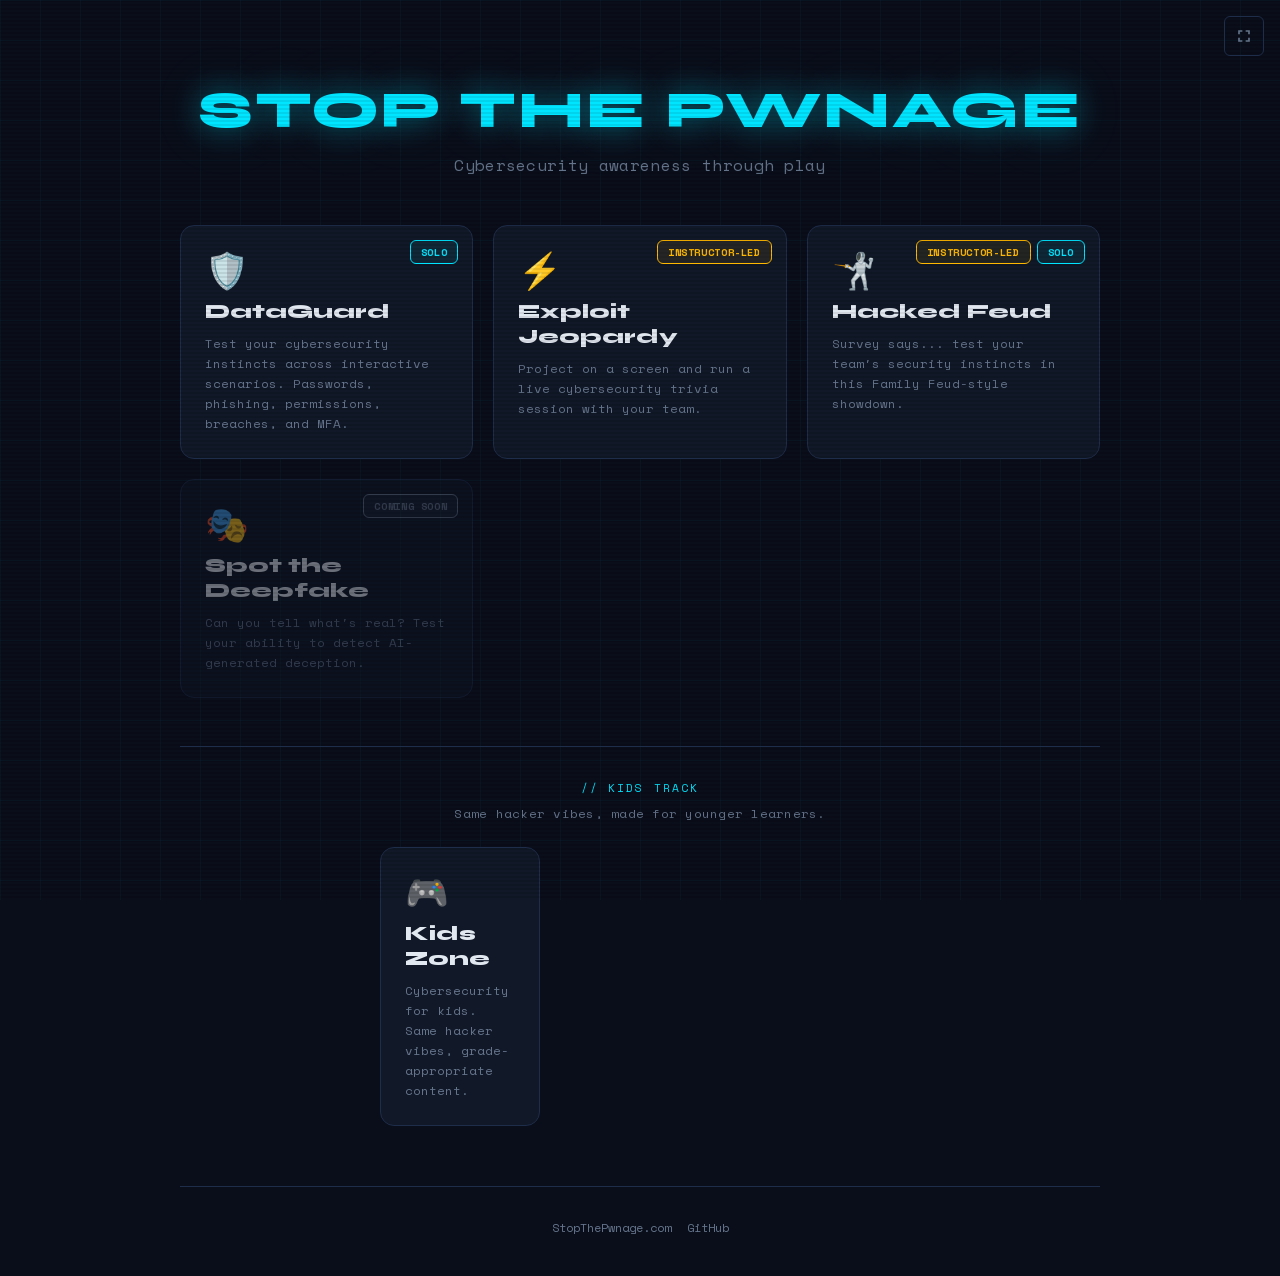
<file: index.html>
<!DOCTYPE html>
<html lang="en">
<head>
<meta charset="UTF-8">
<meta name="viewport" content="width=device-width, initial-scale=1.0">
<title>StopThePwnage — Cybersecurity Awareness Games</title>
<link rel="stylesheet" href="/shared/theme.css">
<style>
  .hub {
    position: relative;
    z-index: 1;
    max-width: 960px;
    margin: 0 auto;
    padding: 20px;
    min-height: 100vh;
    display: flex;
    flex-direction: column;
  }

  /* Header */
  .hub-header {
    text-align: center;
    padding: 60px 0 48px;
  }

  .hub-title {
    font-family: 'Syne', sans-serif;
    font-weight: 800;
    font-size: clamp(2rem, 6vw, 3.2rem);
    color: var(--accent);
    letter-spacing: 0.04em;
    text-shadow: 0 0 30px rgba(0,229,255,0.4), 0 0 60px rgba(0,229,255,0.15);
    margin-bottom: 12px;
  }

  .hub-tagline {
    font-family: 'Space Mono', monospace;
    font-size: clamp(0.8rem, 2vw, 1rem);
    color: var(--muted);
    letter-spacing: 0.02em;
  }

  /* Card grid */
  .game-grid {
    display: grid;
    grid-template-columns: 1fr;
    gap: 20px;
  }

  .main-grid { padding-bottom: 8px; }

  /* Kids track section */
  .kids-section {
    margin-top: 40px;
    padding-top: 32px;
    padding-bottom: 60px;
    border-top: 1px solid var(--border);
  }

  .kids-section-header {
    text-align: center;
    margin-bottom: 24px;
  }

  .kids-section-label {
    font-family: 'Space Mono', monospace;
    font-size: 0.7rem;
    color: var(--accent);
    text-transform: uppercase;
    letter-spacing: 0.18em;
    margin-bottom: 8px;
  }

  .kids-section-sub {
    font-family: 'Space Mono', monospace;
    font-size: 0.78rem;
    color: var(--muted);
    letter-spacing: 0.02em;
  }

  .kids-grid {
    grid-template-columns: 1fr;
    max-width: 520px;
    margin: 0 auto;
  }

  @media (min-width: 600px) {
    .game-grid { grid-template-columns: 1fr 1fr; }
  }

  @media (min-width: 900px) {
    .game-grid { grid-template-columns: 1fr 1fr 1fr; }
  }

  /* Card base */
  .game-card {
    position: relative;
    background: var(--panel);
    border: 1px solid var(--border);
    border-radius: 14px;
    padding: 28px 24px 24px;
    display: flex;
    flex-direction: column;
    gap: 10px;
    transition: border-color 0.25s, box-shadow 0.25s, transform 0.25s;
    text-decoration: none;
    color: inherit;
    cursor: pointer;
  }

  .game-card:hover, .game-card:focus-visible {
    border-color: var(--accent);
    box-shadow: var(--glow);
    transform: translateY(-4px);
    outline: none;
  }

  /* Disabled card (Coming Soon) */
  .game-card.disabled {
    opacity: 0.45;
    cursor: default;
    pointer-events: none;
  }

  /* Badge */
  .card-badges {
    position: absolute;
    top: 14px;
    right: 14px;
    display: flex;
    gap: 6px;
  }

  .card-badges .card-badge {
    position: static;
  }

  .card-badge {
    position: absolute;
    top: 14px;
    right: 14px;
    font-family: 'Space Mono', monospace;
    font-size: 0.65rem;
    font-weight: 700;
    letter-spacing: 0.06em;
    text-transform: uppercase;
    padding: 3px 10px;
    border-radius: 6px;
    border: 1px solid;
  }

  .badge-solo {
    color: var(--accent);
    border-color: var(--accent);
    background: rgba(0,229,255,0.08);
  }

  .badge-instructor {
    color: var(--warn);
    border-color: var(--warn);
    background: rgba(255,184,0,0.08);
  }

  .badge-soon {
    color: var(--muted);
    border-color: var(--muted);
    background: rgba(100,116,139,0.08);
  }

  /* Card content */
  .card-icon {
    font-size: 2.2rem;
    line-height: 1;
  }

  .card-name {
    font-family: 'Syne', sans-serif;
    font-weight: 700;
    font-size: 1.25rem;
    color: var(--text);
  }

  .card-desc {
    font-family: 'Space Mono', monospace;
    font-size: 0.78rem;
    color: var(--muted);
    line-height: 1.6;
  }

  /* Footer */
  .hub-footer {
    margin-top: auto;
    text-align: center;
    padding: 32px 0 20px;
    border-top: 1px solid var(--border);
    font-family: 'Space Mono', monospace;
    font-size: 0.75rem;
    color: var(--muted);
    display: flex;
    align-items: center;
    justify-content: center;
    gap: 16px;
  }

  .hub-footer a {
    color: var(--muted);
    text-decoration: none;
    transition: color 0.2s;
  }

  .hub-footer a:hover {
    color: var(--accent);
  }
</style>
</head>
<body>
<button id="fullscreenBtn" class="fullscreen-btn" type="button" aria-label="Enter fullscreen presentation mode" title="Present mode (ESC to exit)">
  <svg viewBox="0 0 24 24" width="20" height="20" aria-hidden="true">
    <path fill="currentColor" d="M5 5h5v2H7v3H5V5zm9 0h5v5h-2V7h-3V5zM5 14h2v3h3v2H5v-5zm12 0h2v5h-5v-2h3v-3z"/>
  </svg>
</button>

<div class="bg-grid"></div>

<div class="hub">
  <header class="hub-header">
    <h1 class="hub-title">STOP THE PWNAGE</h1>
    <p class="hub-tagline">Cybersecurity awareness through play</p>
  </header>

  <div class="game-grid main-grid">
    <a href="/dataguard/" class="game-card">
      <span class="card-badge badge-solo">Solo</span>
      <span class="card-icon">&#x1F6E1;&#xFE0F;</span>
      <span class="card-name">DataGuard</span>
      <span class="card-desc">Test your cybersecurity instincts across interactive scenarios. Passwords, phishing, permissions, breaches, and MFA.</span>
    </a>

    <a href="/jeopardy/" class="game-card">
      <span class="card-badge badge-instructor">Instructor-Led</span>
      <span class="card-icon">&#x26A1;</span>
      <span class="card-name">Exploit Jeopardy</span>
      <span class="card-desc">Project on a screen and run a live cybersecurity trivia session with your team.</span>
    </a>

    <a href="/feud/" class="game-card">
      <span class="card-badges">
        <span class="card-badge badge-instructor">Instructor-Led</span>
        <span class="card-badge badge-solo">Solo</span>
      </span>
      <span class="card-icon">&#x1F93A;</span>
      <span class="card-name">Hacked Feud</span>
      <span class="card-desc">Survey says... test your team's security instincts in this Family Feud-style showdown.</span>
    </a>

    <div class="game-card disabled">
      <span class="card-badge badge-soon">Coming Soon</span>
      <span class="card-icon">&#x1F3AD;</span>
      <span class="card-name">Spot the Deepfake</span>
      <span class="card-desc">Can you tell what's real? Test your ability to detect AI-generated deception.</span>
    </div>
  </div>

  <section class="kids-section">
    <div class="kids-section-header">
      <div class="kids-section-label">// Kids Track</div>
      <div class="kids-section-sub">Same hacker vibes, made for younger learners.</div>
    </div>
    <div class="game-grid kids-grid">
      <a href="/kids/" class="game-card">
        <span class="card-icon">&#x1F3AE;</span>
        <span class="card-name">Kids Zone</span>
        <span class="card-desc">Cybersecurity for kids. Same hacker vibes, grade-appropriate content.</span>
      </a>
    </div>
  </section>

  <footer class="hub-footer">
    <span>StopThePwnage.com</span>
    <a href="https://github.com/skoz50/stopthepwnage" target="_blank" rel="noopener">GitHub</a>
  </footer>
</div>

<script>
  (function() {
    const btn = document.getElementById('fullscreenBtn');
    if (!btn) return;

    if (!document.documentElement.requestFullscreen) {
      btn.style.display = 'none';
      return;
    }

    btn.addEventListener('click', function() {
      document.documentElement.requestFullscreen().catch(function(err) {
        console.warn('Fullscreen request failed:', err);
      });
    });

    document.addEventListener('fullscreenchange', function() {
      btn.style.display = document.fullscreenElement ? 'none' : '';
    });
  })();
</script>
</body>
</html>
</file>
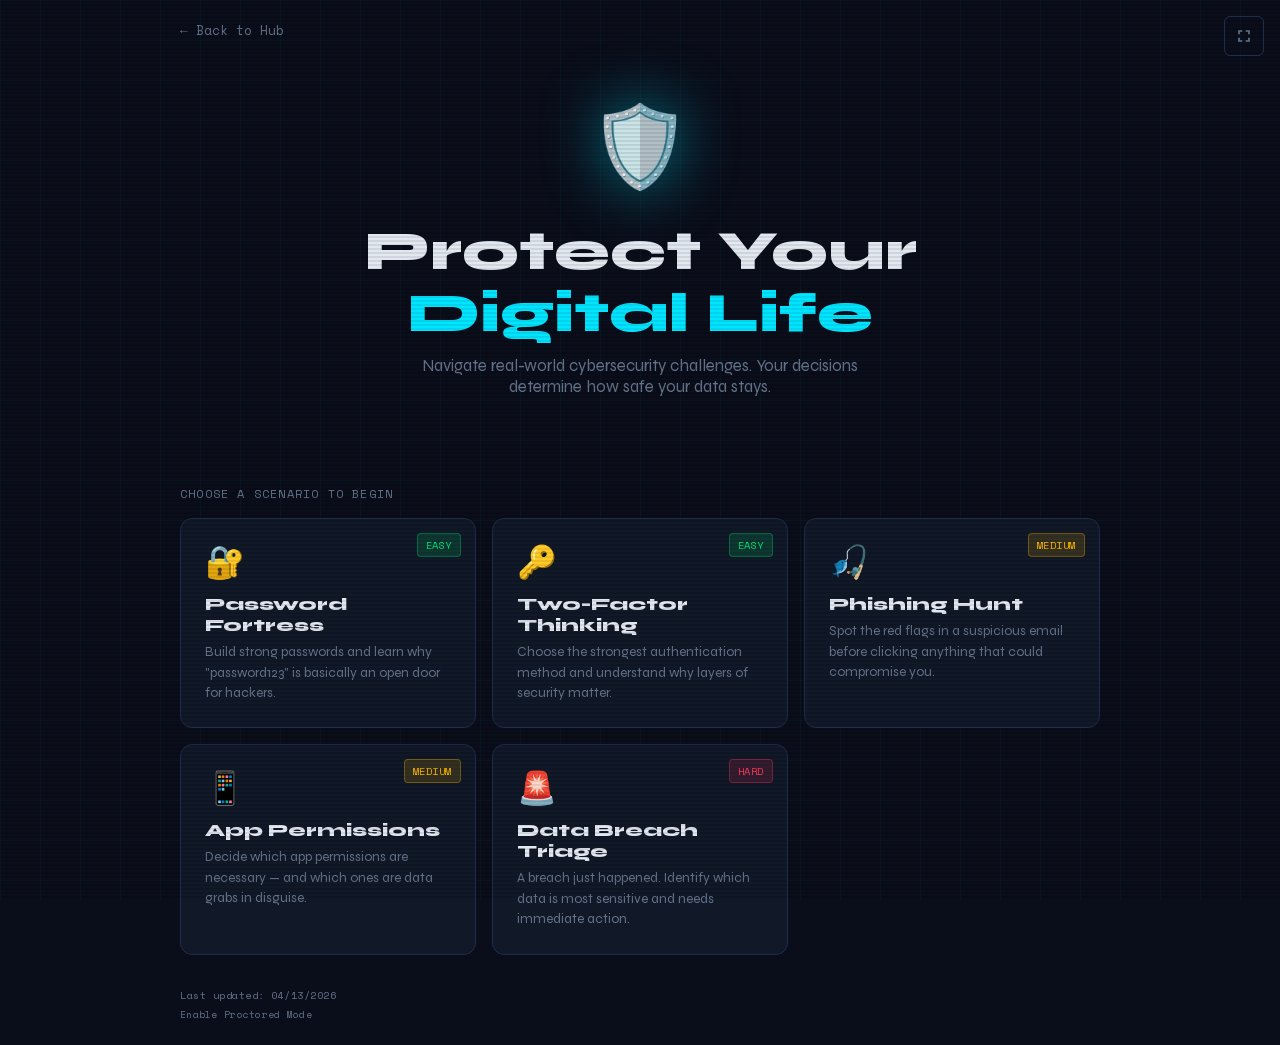
<file: dataguard/index.html>
<!DOCTYPE html>
<html lang="en">
<head>
<meta charset="UTF-8">
<meta name="viewport" content="width=device-width, initial-scale=1.0">
<title>DataGuard: Protect Your Digital Life</title>
<link rel="stylesheet" href="/shared/theme.css">
<style>
  #app {
    position: relative;
    z-index: 1;
    max-width: 960px;
    margin: 0 auto;
    padding: 20px;
    min-height: 100vh;
  }

  /* ---- SCREENS ---- */
  .screen { display: none; animation: fadeIn 0.4s ease; }
  .screen.active { display: block; }

  @keyframes fadeIn {
    from { opacity: 0; transform: translateY(12px); }
    to { opacity: 1; transform: translateY(0); }
  }

  /* ---- HEADER ---- */
  .site-header {
    display: flex;
    align-items: center;
    justify-content: space-between;
    padding: 16px 0 28px;
    border-bottom: 1px solid var(--border);
    margin-bottom: 32px;
  }

  .logo {
    font-family: 'Space Mono', monospace;
    font-size: 1.1rem;
    color: var(--accent);
    letter-spacing: 0.05em;
  }

  .logo span { color: var(--text); }


  /* ---- BACK LINK ---- */
  .back-link {
    font-family: 'Space Mono', monospace;
    font-size: 0.8rem;
    color: var(--muted);
    text-decoration: none;
    transition: color 0.2s;
  }

  .back-link:hover { color: var(--accent); }

  /* ---- SPLASH ---- */
  .splash-hero {
    text-align: center;
    padding: 60px 0 40px;
  }

  .splash-icon {
    font-size: 5rem;
    display: block;
    margin-bottom: 24px;
    filter: drop-shadow(0 0 30px rgba(0,229,255,0.5));
    animation: pulse 3s ease-in-out infinite;
  }

  @keyframes pulse {
    0%, 100% { transform: scale(1); filter: drop-shadow(0 0 20px rgba(0,229,255,0.4)); }
    50% { transform: scale(1.05); filter: drop-shadow(0 0 40px rgba(0,229,255,0.7)); }
  }

  .splash-title {
    font-size: clamp(2.2rem, 6vw, 3.5rem);
    font-weight: 800;
    line-height: 1.1;
    margin-bottom: 12px;
  }

  .splash-title .highlight { color: var(--accent); }

  .splash-sub {
    color: var(--muted);
    font-size: 1.05rem;
    margin-bottom: 48px;
    max-width: 500px;
    margin-inline: auto;
  }

  .scenario-grid {
    display: grid;
    grid-template-columns: repeat(auto-fit, minmax(260px, 1fr));
    gap: 16px;
    margin-bottom: 32px;
  }

  .scenario-card {
    background: var(--panel);
    border: 1px solid var(--border);
    border-radius: 12px;
    padding: 24px;
    cursor: pointer;
    transition: border-color 0.2s, transform 0.2s, box-shadow 0.2s;
    text-align: left;
    position: relative;
    overflow: hidden;
  }

  .scenario-card::before {
    content: '';
    position: absolute;
    inset: 0;
    background: linear-gradient(135deg, rgba(0,229,255,0.05), transparent);
    opacity: 0;
    transition: opacity 0.2s;
  }

  .scenario-card:hover {
    border-color: var(--accent);
    transform: translateY(-3px);
    box-shadow: var(--glow);
  }

  .scenario-card:hover::before { opacity: 1; }

  .scenario-card .card-icon {
    font-size: 2rem;
    margin-bottom: 12px;
    display: block;
  }

  .scenario-card h3 {
    font-size: 1.1rem;
    font-weight: 800;
    margin-bottom: 6px;
  }

  .scenario-card p {
    color: var(--muted);
    font-size: 0.85rem;
    line-height: 1.5;
  }

  .difficulty-badge {
    position: absolute;
    top: 14px;
    right: 14px;
    font-family: 'Space Mono', monospace;
    font-size: 0.65rem;
    padding: 3px 8px;
    border-radius: 4px;
    text-transform: uppercase;
    letter-spacing: 0.05em;
  }

  .diff-easy { background: rgba(0,230,118,0.15); color: var(--good); border: 1px solid rgba(0,230,118,0.3); }
  .diff-medium { background: rgba(255,184,0,0.15); color: var(--warn); border: 1px solid rgba(255,184,0,0.3); }
  .diff-hard { background: rgba(255,59,92,0.15); color: var(--danger); border: 1px solid rgba(255,59,92,0.3); }

  .completion-badge {
    position: absolute;
    bottom: 12px;
    right: 14px;
    font-family: 'Space Mono', monospace;
    font-size: 0.62rem;
    padding: 3px 8px;
    border-radius: 4px;
    background: rgba(0,229,255,0.12);
    color: var(--accent);
    border: 1px solid rgba(0,229,255,0.3);
    letter-spacing: 0.05em;
  }

  .proctored-toggle {
    font-family: 'Space Mono', monospace;
    font-size: 0.6rem;
    color: var(--muted);
    background: none;
    border: none;
    cursor: pointer;
    padding: 4px 0;
    letter-spacing: 0.03em;
    transition: color 0.2s;
  }

  .proctored-toggle:hover { color: var(--accent); }

  .proctored-toggle.active { color: var(--accent); }

  /* ---- GAME SCREEN ---- */
  .scene-header {
    display: flex;
    align-items: flex-start;
    gap: 20px;
    background: var(--panel);
    border: 1px solid var(--border);
    border-radius: 12px;
    padding: 24px;
    margin-bottom: 24px;
    position: relative;
  }

  .scene-icon-wrap {
    font-size: 2.8rem;
    flex-shrink: 0;
    width: 60px;
    height: 60px;
    display: flex;
    align-items: center;
    justify-content: center;
    background: rgba(0,229,255,0.08);
    border-radius: 12px;
    border: 1px solid rgba(0,229,255,0.2);
  }

  .scene-meta {
    font-family: 'Space Mono', monospace;
    font-size: 0.7rem;
    color: var(--accent);
    text-transform: uppercase;
    letter-spacing: 0.1em;
    margin-bottom: 6px;
  }

  .scene-title {
    font-size: 1.3rem;
    font-weight: 800;
    margin-bottom: 8px;
  }

  .scene-desc {
    color: var(--muted);
    font-size: 0.9rem;
    line-height: 1.6;
  }

  .step-progress {
    display: flex;
    gap: 6px;
    position: absolute;
    top: 20px;
    right: 20px;
  }

  .step-dot {
    width: 8px;
    height: 8px;
    border-radius: 50%;
    background: var(--border);
    transition: background 0.3s;
  }

  .step-dot.done { background: var(--good); }
  .step-dot.active { background: var(--accent); box-shadow: 0 0 8px rgba(0,229,255,0.6); }

  /* ---- INTERACTIVE AREAS ---- */
  .interaction-zone {
    background: var(--panel);
    border: 1px solid var(--border);
    border-radius: 12px;
    padding: 28px;
    margin-bottom: 20px;
  }

  .zone-label {
    font-family: 'Space Mono', monospace;
    font-size: 0.7rem;
    color: var(--muted);
    text-transform: uppercase;
    letter-spacing: 0.1em;
    margin-bottom: 16px;
  }

  /* Password strength */
  .password-input-wrap {
    position: relative;
    margin-bottom: 16px;
  }

  .cyber-input {
    width: 100%;
    background: rgba(0,0,0,0.4);
    border: 1px solid var(--border);
    border-radius: 8px;
    padding: 14px 16px;
    font-family: 'Space Mono', monospace;
    font-size: 1rem;
    color: var(--text);
    outline: none;
    transition: border-color 0.2s, box-shadow 0.2s;
    letter-spacing: 0.1em;
  }

  .cyber-input:focus {
    border-color: var(--accent);
    box-shadow: 0 0 0 3px rgba(0,229,255,0.1);
  }

  .strength-meter {
    margin-top: 12px;
  }

  .strength-bars {
    display: flex;
    gap: 4px;
    margin-bottom: 8px;
  }

  .s-bar {
    height: 6px;
    flex: 1;
    border-radius: 3px;
    background: var(--border);
    transition: background 0.3s;
  }

  .strength-label {
    font-family: 'Space Mono', monospace;
    font-size: 0.75rem;
  }

  .strength-tips {
    margin-top: 12px;
    display: flex;
    flex-wrap: wrap;
    gap: 8px;
  }

  .tip-chip {
    font-size: 0.75rem;
    padding: 4px 10px;
    border-radius: 20px;
    font-family: 'Space Mono', monospace;
    transition: all 0.3s;
  }

  .tip-chip.unmet {
    background: rgba(100,116,139,0.15);
    color: var(--muted);
    border: 1px solid var(--border);
  }

  .tip-chip.met {
    background: rgba(0,230,118,0.15);
    color: var(--good);
    border: 1px solid rgba(0,230,118,0.3);
  }

  /* Phishing drag */
  .email-card {
    background: rgba(0,0,0,0.3);
    border: 1px solid var(--border);
    border-radius: 10px;
    padding: 20px;
    font-size: 0.9rem;
    line-height: 1.7;
    font-family: 'Space Mono', monospace;
  }

  .email-header {
    border-bottom: 1px solid var(--border);
    padding-bottom: 12px;
    margin-bottom: 14px;
    font-size: 0.8rem;
    color: var(--muted);
  }

  .email-header span { color: var(--text); }

  .email-card span {
    position: relative;
    cursor: pointer;
    transition: all 0.2s;
    border-radius: 4px;
    padding: 0 2px;
  }

  .email-card span:hover { background: rgba(0,229,255,0.08); }

  .red-flag {
    position: relative;
    border-radius: 4px;
    padding: 0 2px;
  }

  .red-flag.flagged {
    background: rgba(0,229,255,0.15);
    color: var(--accent);
    text-decoration: underline wavy rgba(0,229,255,0.6);
    border: 1px solid rgba(0,229,255,0.4);
  }

  .red-flag.missed-flag {
    background: rgba(255,184,0,0.2);
    color: var(--warn);
    border: 1px solid rgba(255,184,0,0.4);
    animation: flashWarn 1s ease 3;
  }

  @keyframes flashWarn {
    0%, 100% { opacity: 1; }
    50% { opacity: 0.4; }
  }

  .flag-count {
    font-family: 'Space Mono', monospace;
    font-size: 0.8rem;
    color: var(--muted);
    margin-top: 12px;
  }

  .flag-count span { color: var(--accent); }

  /* Permissions sort */
  .permissions-list {
    display: flex;
    flex-direction: column;
    gap: 10px;
  }

  .permission-item {
    display: flex;
    align-items: center;
    justify-content: space-between;
    background: rgba(0,0,0,0.3);
    border: 1px solid var(--border);
    border-radius: 8px;
    padding: 14px 18px;
    font-size: 0.9rem;
    transition: border-color 0.2s;
  }

  .perm-name {
    display: flex;
    align-items: center;
    gap: 10px;
  }

  .perm-name .perm-icon { font-size: 1.2rem; }

  .toggle-group {
    display: flex;
    gap: 8px;
  }

  .perm-btn {
    padding: 6px 14px;
    border-radius: 6px;
    font-family: 'Space Mono', monospace;
    font-size: 0.72rem;
    cursor: pointer;
    border: 1px solid var(--border);
    background: transparent;
    color: var(--muted);
    transition: all 0.2s;
  }

  .perm-btn:hover { border-color: var(--accent); color: var(--accent); }

  .perm-btn.allow.active {
    background: rgba(0,230,118,0.15);
    border-color: var(--good);
    color: var(--good);
  }

  .perm-btn.deny.active {
    background: rgba(255,59,92,0.15);
    border-color: var(--danger);
    color: var(--danger);
  }

  .perm-feedback {
    font-size: 0.75rem;
    margin-top: 6px;
    padding: 4px 10px;
    border-radius: 4px;
    font-family: 'Space Mono', monospace;
    display: none;
  }

  /* Data breach sort */
  .breach-items {
    display: flex;
    flex-direction: column;
    gap: 8px;
  }

  .breach-item {
    display: flex;
    align-items: center;
    justify-content: space-between;
    background: rgba(0,0,0,0.3);
    border: 1px solid var(--border);
    border-radius: 8px;
    padding: 12px 16px;
    font-size: 0.88rem;
    transition: all 0.2s;
    user-select: none;
  }

  .breach-item:hover { border-color: var(--muted); }

  .breach-item.sensitive {
    border-color: var(--danger);
    background: rgba(255,59,92,0.08);
  }

  .breach-item.not-sensitive {
    border-color: var(--good);
    background: rgba(0,230,118,0.08);
  }

  .sensitivity-tag {
    font-family: 'Space Mono', monospace;
    font-size: 0.68rem;
    padding: 3px 8px;
    border-radius: 4px;
    text-transform: uppercase;
    letter-spacing: 0.05em;
  }

  .tag-sensitive { background: rgba(255,59,92,0.2); color: var(--danger); }
  .tag-safe { background: rgba(0,230,118,0.2); color: var(--good); }
  .tag-unknown { background: rgba(100,116,139,0.2); color: var(--muted); }

  .breach-btns { display: flex; gap: 6px; flex-shrink: 0; }

  .classify-btn {
    font-family: 'Space Mono', monospace;
    font-size: 0.65rem;
    padding: 4px 10px;
    border-radius: 4px;
    border: 1px solid var(--border);
    background: rgba(0,0,0,0.3);
    color: var(--muted);
    cursor: pointer;
    transition: all 0.2s;
    text-transform: uppercase;
    letter-spacing: 0.05em;
  }

  .classify-btn:hover { border-color: var(--accent); color: var(--text); }
  .classify-btn.active-sensitive { background: rgba(255,59,92,0.2); color: var(--danger); border-color: var(--danger); }
  .classify-btn.active-safe { background: rgba(0,230,118,0.2); color: var(--good); border-color: var(--good); }

  /* Buttons */
  .btn {
    display: inline-flex;
    align-items: center;
    gap: 8px;
    padding: 12px 24px;
    border-radius: 8px;
    font-family: 'Syne', sans-serif;
    font-weight: 600;
    font-size: 0.95rem;
    cursor: pointer;
    border: none;
    transition: all 0.2s;
  }

  .btn-primary {
    background: var(--accent);
    color: #0a0e1a;
  }

  .btn-primary:hover {
    background: #33eaff;
    box-shadow: var(--glow);
    transform: translateY(-1px);
  }

  .btn-ghost {
    background: transparent;
    color: var(--muted);
    border: 1px solid var(--border);
  }

  .btn-ghost:hover {
    border-color: var(--muted);
    color: var(--text);
  }

  .btn-danger {
    background: rgba(255,59,92,0.15);
    color: var(--danger);
    border: 1px solid rgba(255,59,92,0.3);
  }

  .btn-danger:hover {
    background: rgba(255,59,92,0.25);
    box-shadow: 0 0 20px rgba(255,59,92,0.2);
  }

  /* Feedback banner */
  .feedback-banner {
    border-radius: 10px;
    padding: 16px 20px;
    margin-bottom: 20px;
    font-size: 0.9rem;
    line-height: 1.6;
    display: none;
    animation: slideDown 0.3s ease;
  }

  @keyframes slideDown {
    from { opacity: 0; transform: translateY(-8px); }
    to { opacity: 1; transform: translateY(0); }
  }

  .feedback-banner.good {
    background: rgba(0,230,118,0.1);
    border: 1px solid rgba(0,230,118,0.3);
    color: #a0f0c0;
  }

  .feedback-banner.bad {
    background: rgba(255,59,92,0.1);
    border: 1px solid rgba(255,59,92,0.3);
    color: #ffb0bc;
  }

  .feedback-banner.info {
    background: rgba(0,229,255,0.08);
    border: 1px solid rgba(0,229,255,0.25);
    color: #a0e8f0;
  }

  .feedback-banner.warn {
    background: rgba(255,184,0,0.1);
    border: 1px solid rgba(255,184,0,0.3);
    color: #ffe0a0;
  }

  .feedback-banner b { font-weight: 800; }

  /* Action row */
  .action-row {
    display: flex;
    gap: 12px;
    justify-content: flex-end;
    margin-top: 12px;
  }

  /* Score screen */
  .score-screen {
    text-align: center;
    padding: 40px 0;
  }

  .score-ring-wrap {
    display: inline-block;
    position: relative;
    margin-bottom: 32px;
  }

  .score-ring {
    width: 160px;
    height: 160px;
    transform: rotate(-90deg);
  }

  .score-ring-bg {
    fill: none;
    stroke: var(--border);
    stroke-width: 8;
  }

  .score-ring-fill {
    fill: none;
    stroke: var(--accent);
    stroke-width: 8;
    stroke-linecap: round;
    stroke-dasharray: 439.82;
    stroke-dashoffset: 439.82;
    filter: drop-shadow(0 0 8px rgba(0,229,255,0.6));
  }

  .score-value {
    position: absolute;
    top: 50%;
    left: 50%;
    transform: translate(-50%, -50%);
    font-size: 2.5rem;
    font-weight: 800;
    color: var(--accent);
    font-family: 'Space Mono', monospace;
  }

  .score-grade {
    font-size: 1.1rem;
    color: var(--muted);
    margin-top: 6px;
    font-family: 'Space Mono', monospace;
  }

  .score-breakdown {
    display: flex;
    flex-direction: column;
    gap: 12px;
    max-width: 500px;
    margin: 0 auto 32px;
    text-align: left;
  }

  .breakdown-row {
    display: flex;
    align-items: center;
    justify-content: space-between;
    background: var(--panel);
    border: 1px solid var(--border);
    border-radius: 8px;
    padding: 14px 18px;
    font-size: 0.9rem;
  }

  .breakdown-row .b-score {
    font-family: 'Space Mono', monospace;
    font-size: 0.9rem;
    color: var(--accent);
  }

  /* Key learnings */
  .learnings {
    background: rgba(0,229,255,0.05);
    border: 1px solid rgba(0,229,255,0.2);
    border-radius: 12px;
    padding: 24px;
    margin: 24px 0;
    text-align: left;
  }

  .learnings h3 {
    font-size: 1rem;
    margin-bottom: 16px;
    color: var(--accent);
    font-family: 'Space Mono', monospace;
  }

  .learning-item {
    display: flex;
    gap: 12px;
    margin-bottom: 12px;
    font-size: 0.88rem;
    line-height: 1.6;
    color: var(--muted);
  }

  .learning-item::before {
    content: '▶';
    color: var(--accent);
    flex-shrink: 0;
    margin-top: 2px;
    font-size: 0.7rem;
  }

  /* Notification toast */
  .toast {
    position: fixed;
    bottom: 30px;
    right: 30px;
    background: var(--panel);
    border: 1px solid var(--border);
    border-radius: 10px;
    padding: 14px 20px;
    font-size: 0.85rem;
    z-index: 1000;
    opacity: 0;
    transform: translateY(10px);
    transition: all 0.3s;
    pointer-events: none;
    font-family: 'Space Mono', monospace;
    max-width: 280px;
  }

  .toast.show {
    opacity: 1;
    transform: translateY(0);
  }

  .toast.good { border-color: var(--good); color: var(--good); }
  .toast.bad { border-color: var(--danger); color: var(--danger); }

  /* Responsive */
  @media (max-width: 600px) {
    .scenario-grid { grid-template-columns: 1fr; }
    .splash-title { font-size: 2rem; }
    .action-row { flex-direction: column-reverse; }
    .action-row .btn { width: 100%; justify-content: center; }
  }

  /* MFA screen */
  .mfa-grid {
    display: grid;
    grid-template-columns: 1fr 1fr;
    gap: 12px;
  }

  .mfa-option {
    background: rgba(0,0,0,0.3);
    border: 2px solid var(--border);
    border-radius: 10px;
    padding: 20px;
    cursor: pointer;
    transition: all 0.25s;
    text-align: center;
    position: relative;
  }

  .mfa-option:hover {
    border-color: var(--accent);
    background: rgba(0,229,255,0.05);
  }

  .mfa-option.selected {
    border-color: var(--accent);
    background: rgba(0,229,255,0.08);
  }

  .mfa-option.selected.correct {
    border-color: var(--good);
    background: rgba(0,230,118,0.08);
  }

  .mfa-option.selected.wrong {
    border-color: var(--danger);
    background: rgba(255,59,92,0.08);
    animation: shake 0.4s ease;
  }

  .mfa-option.highlight-correct {
    border-color: var(--good);
    background: rgba(0,230,118,0.08);
    animation: bounceIn 0.4s ease;
  }

  @keyframes shake {
    0%, 100% { transform: translateX(0); }
    25% { transform: translateX(-8px); }
    75% { transform: translateX(8px); }
  }

  @keyframes bounceIn {
    0% { transform: scale(0.95); }
    60% { transform: scale(1.03); }
    100% { transform: scale(1); }
  }

  .mfa-icon { font-size: 2rem; margin-bottom: 10px; }
  .mfa-label { font-weight: 600; font-size: 0.95rem; margin-bottom: 6px; }
  .mfa-desc { color: var(--muted); font-size: 0.78rem; line-height: 1.5; }

  .selected-check {
    position: absolute;
    top: -8px;
    right: -8px;
    width: 22px;
    height: 22px;
    border-radius: 50%;
    background: var(--good);
    color: #000;
    display: none;
    align-items: center;
    justify-content: center;
    font-size: 0.75rem;
    font-weight: 800;
  }

  .mfa-option.selected.correct .selected-check { display: flex; }

  @media (max-width: 500px) {
    .mfa-grid { grid-template-columns: 1fr; }
  }
</style>
</head>
<body>
<div class="bg-grid"></div>
<button id="fullscreenBtn" class="fullscreen-btn" type="button" data-fullscreen-toggle aria-label="Enter fullscreen presentation mode" title="Present mode (ESC to exit)">
  <svg viewBox="0 0 24 24" width="20" height="20" aria-hidden="true">
    <path fill="currentColor" d="M5 5h5v2H7v3H5V5zm9 0h5v5h-2V7h-3V5zM5 14h2v3h3v2H5v-5zm12 0h2v5h-5v-2h3v-3z"/>
  </svg>
</button>

<div id="app">
  <!-- GLOBAL HEADER (hidden on splash) -->
  <header class="site-header" id="gameHeader" style="display:none">
    <div class="logo">DATA<span>GUARD</span></div>
  </header>

  <!-- ========== SPLASH SCREEN ========== -->
  <div id="splashScreen" class="screen active">
    <a href="/" class="back-link">&larr; Back to Hub</a>
    <div class="splash-hero">
      <span class="splash-icon">🛡️</span>
      <h1 class="splash-title">
        Protect Your<br><span class="highlight">Digital Life</span>
      </h1>
      <p class="splash-sub">
        Navigate real-world cybersecurity challenges. Your decisions determine how safe your data stays.
      </p>
    </div>

    <p style="font-family:'Space Mono',monospace; font-size:0.75rem; color:var(--muted); text-transform:uppercase; letter-spacing:0.1em; margin-bottom:16px;">
      Choose a scenario to begin
    </p>

    <div class="scenario-grid">
      <div class="scenario-card" onclick="startScenario('password')">
        <span class="card-icon">🔐</span>
        <div class="difficulty-badge diff-easy">Easy</div>
        <h3>Password Fortress</h3>
        <p>Build strong passwords and learn why "password123" is basically an open door for hackers.</p>
      </div>
      <div class="scenario-card" onclick="startScenario('mfa')">
        <span class="card-icon">🔑</span>
        <div class="difficulty-badge diff-easy">Easy</div>
        <h3>Two-Factor Thinking</h3>
        <p>Choose the strongest authentication method and understand why layers of security matter.</p>
      </div>
      <div class="scenario-card" onclick="startScenario('phishing')">
        <span class="card-icon">🎣</span>
        <div class="difficulty-badge diff-medium">Medium</div>
        <h3>Phishing Hunt</h3>
        <p>Spot the red flags in a suspicious email before clicking anything that could compromise you.</p>
      </div>
      <div class="scenario-card" onclick="startScenario('permissions')">
        <span class="card-icon">📱</span>
        <div class="difficulty-badge diff-medium">Medium</div>
        <h3>App Permissions</h3>
        <p>Decide which app permissions are necessary — and which ones are data grabs in disguise.</p>
      </div>
      <div class="scenario-card" onclick="startScenario('breach')">
        <span class="card-icon">🚨</span>
        <div class="difficulty-badge diff-hard">Hard</div>
        <h3>Data Breach Triage</h3>
        <p>A breach just happened. Identify which data is most sensitive and needs immediate action.</p>
      </div>
    </div>

    <p style="font-family:'Space Mono',monospace; font-size:0.65rem; color:var(--muted); margin-top:32px; letter-spacing:0.05em;">Last updated: 04/13/2026</p>
    <button class="proctored-toggle" id="proctoredToggle" onclick="toggleProctoredMode()">Enable Proctored Mode</button>
  </div>

  <!-- ========== GAME SCREEN ========== -->
  <div id="gameScreen" class="screen">
    <div class="scene-header">
      <div class="scene-icon-wrap" id="sceneIcon"></div>
      <div style="flex:1">
        <div class="scene-meta" id="sceneMeta"></div>
        <div class="scene-title" id="sceneTitle"></div>
        <div class="scene-desc" id="sceneDesc"></div>
      </div>
      <div class="step-progress" id="stepProgress"></div>
    </div>

    <div id="interactionContainer"></div>

    <div class="feedback-banner" id="feedbackBanner"></div>

    <div class="action-row">
      <button class="btn btn-ghost" id="backBtn" onclick="goHome()">← Back</button>
      <button class="btn btn-primary" id="mainActionBtn" onclick="handleMainAction()">Check →</button>
    </div>
  </div>

  <!-- ========== SCORE SCREEN ========== -->
  <div id="scoreScreen" class="screen">
    <div class="score-screen">
      <h2 style="font-size:1.6rem; font-weight:800; margin-bottom:8px;">Mission Complete</h2>
      <p style="color:var(--muted); margin-bottom:32px; font-size:0.9rem;">Here's how you performed</p>

      <div class="score-ring-wrap">
        <svg class="score-ring" viewBox="0 0 160 160">
          <circle class="score-ring-bg" cx="80" cy="80" r="70"/>
          <circle class="score-ring-fill" id="scoreRingFill" cx="80" cy="80" r="70"/>
        </svg>
        <div class="score-value" id="scoreValue">0</div>
      </div>
      <div class="score-grade" id="scoreGrade"></div>

      <div class="score-breakdown" id="scoreBreakdown" style="margin-top:28px;"></div>

      <div class="learnings" id="learningsBox"></div>

      <div style="display:flex; gap:12px; justify-content:center; flex-wrap:wrap;">
        <button class="btn btn-ghost" id="scoreHomeBtn" onclick="goHome()">← All Scenarios</button>
        <button class="btn btn-primary" id="retryBtn" onclick="retryScenario()">↺ Try Again</button>
        <button class="btn btn-ghost" id="resetBtn" onclick="handleReset()">Play Again</button>
      </div>
      <div id="resetConfirm" style="display:none;margin-top:16px;text-align:center;">
        <p style="font-size:0.82rem;color:var(--warn);margin-bottom:10px;">Clear all progress and reset for the next student?</p>
        <div style="display:flex;gap:10px;justify-content:center;">
          <button class="btn btn-ghost" onclick="cancelReset()" style="font-size:0.8rem;">Cancel</button>
          <button class="btn btn-primary" onclick="confirmReset()" style="font-size:0.8rem;background:var(--danger);">Yes, Reset</button>
        </div>
      </div>
    </div>
  </div>
</div>

<div class="toast" id="toast"></div>

<script>
// ============================================================
//  STATE
// ============================================================
let currentScenario = null;
let gameScore = { total: 0, max: 0, details: [] };
let health = 100;
let currentStep = 0;
let stepData = {};
let lastScenario = null;
let completedScenarios = {};  // { scenarioKey: bestPct }
let proctoredMode = false;

// ============================================================
//  SCENARIO DEFINITIONS
// ============================================================
const SCENARIOS = {
  password: {
    icon: '🔐',
    meta: 'Scenario 1 of 5 · Password Security',
    title: 'Build a Strong Password',
    desc: 'Your school portal just asked you to create a new password. Type one below and see how strong it really is — then learn why it matters.',
    steps: 3,
    learnings: [
      'Passwords under 8 characters can be cracked in seconds using brute-force attacks.',
      'Using your name, birthday, or "password" makes you an easy target — these are the first guesses attackers try.',
      'A strong password uses 12+ characters, mixes upper/lowercase letters, numbers, and symbols.',
      'Password managers (like Bitwarden or 1Password) let you use a unique strong password for every site without memorizing them all.',
      'Never reuse passwords — if one site is breached, attackers will try the same password on your email, bank, and social media.'
    ]
  },
  phishing: {
    icon: '🎣',
    meta: 'Scenario 2 of 5 · Phishing Awareness',
    title: 'Spot the Phishing Attack',
    desc: 'You received this email. Before clicking anything, tap every suspicious element you can find. How many red flags can you spot?',
    steps: 2,
    learnings: [
      'Phishing emails often create urgency ("Act NOW or your account will be deleted!") to stop you from thinking clearly.',
      'Always check the sender\'s actual email address — not just the display name. A name can say "PayPal" but the email might be "paypal@scam-site.ru".',
      'Hover over links before clicking — the real URL is often completely different from what the text says.',
      'Legitimate companies will NEVER ask for your password, SSN, or full credit card via email.',
      'When in doubt, go directly to the website by typing the address yourself instead of clicking any link.'
    ]
  },
  permissions: {
    icon: '📱',
    meta: 'Scenario 3 of 5 · App Privacy',
    title: 'Manage App Permissions',
    desc: 'An app you just installed is asking for several permissions. Decide which ones to allow or deny — and think about why an app might want access to things it doesn\'t need.',
    steps: 2,
    learnings: [
      'Many free apps monetize by collecting your data — location history, contacts, and microphone access can all be sold to data brokers.',
      'A flashlight app that needs your contacts, microphone, and location is a red flag — none of those are needed to turn on a light.',
      'Review app permissions in your phone\'s Settings regularly and revoke anything that seems excessive.',
      'On both iOS and Android, you can grant location access "only while using" the app rather than always — use this whenever possible.',
      'If an app requires an unnecessary permission to function at all, consider finding an alternative app that respects your privacy.'
    ]
  },
  breach: {
    icon: '🚨',
    meta: 'Scenario 4 of 5 · Data Breach Response',
    title: 'Triage a Data Breach',
    desc: 'A database was leaked online. It contains various pieces of information. Tap each item to classify it as Sensitive or Not Sensitive — because not all data is equally dangerous in the wrong hands.',
    steps: 2,
    learnings: [
      'Your Social Security Number is the master key to your identity — with it, criminals can open credit accounts, file taxes, and steal your identity for years.',
      'A combination of data (name + address + birthday) can be more dangerous than any single piece alone — this is called a "data mosaic."',
      'Your email address plus a password equals access to every account that uses password recovery — treat email credentials like a master password.',
      'Medical records can be used for insurance fraud and are worth more on the dark web than credit card numbers.',
      'After a breach, change your password immediately, enable 2FA, and monitor your accounts and credit reports for suspicious activity.'
    ]
  },
  mfa: {
    icon: '🔑',
    meta: 'Scenario 5 of 5 · Multi-Factor Authentication',
    title: 'Choose Your Best Defense',
    desc: 'You\'re setting up security for your email account — the one tied to your bank, school, and social media. Which authentication method gives you the strongest protection?',
    steps: 2,
    learnings: [
      'SMS text codes are better than nothing, but they can be intercepted through SIM-swapping attacks where criminals convince your carrier to transfer your number.',
      'Authenticator apps (Google Authenticator, Authy) generate codes on your device and are much harder for attackers to intercept remotely.',
      'Hardware security keys (like YubiKey) are the gold standard — they\'re immune to phishing because they verify the actual website domain.',
      'Even a weak second factor dramatically reduces your risk — accounts with any MFA are 99.9% less likely to be compromised, according to Microsoft.',
      'Never share your 2FA codes with anyone — legitimate services will never ask for them over phone or chat.'
    ]
  }
};

// ============================================================
//  NAV
// ============================================================
function showScreen(id) {
  document.querySelectorAll('.screen').forEach(s => s.classList.remove('active'));
  document.getElementById(id).classList.add('active');
  document.getElementById('gameHeader').style.display = (id === 'splashScreen') ? 'none' : 'flex';
}

function goHome() {
  currentScenario = null;
  currentStep = 0;
  gameScore = { total: 0, max: 0, details: [] };
  health = 100;
  stepData = {};
  lastScenario = null;
  const btn = document.getElementById('mainActionBtn');
  btn.onclick = handleMainAction;
  btn.textContent = 'Check →';
  btn.disabled = false;
  document.getElementById('interactionContainer').innerHTML = '';
  hideFeedback();
  updateSplashCards();
  showScreen('splashScreen');
}

function retryScenario() {
  if (lastScenario) startScenario(lastScenario);
}

function markCompleted(scenarioKey, pct) {
  if (!completedScenarios[scenarioKey] || pct > completedScenarios[scenarioKey]) {
    completedScenarios[scenarioKey] = pct;
  }
}

function updateSplashCards() {
  const keys = ['password','mfa','phishing','permissions','breach'];
  keys.forEach(key => {
    const card = document.querySelector(`.scenario-card[onclick="startScenario('${key}')"]`);
    if (!card) return;
    const existing = card.querySelector('.completion-badge');
    if (existing) existing.remove();
    if (completedScenarios[key] !== undefined) {
      const badge = document.createElement('div');
      badge.className = 'completion-badge';
      badge.textContent = '✓ ' + completedScenarios[key] + '%';
      card.appendChild(badge);
    }
  });
}

function toggleProctoredMode() {
  proctoredMode = !proctoredMode;
  const toggle = document.getElementById('proctoredToggle');
  toggle.textContent = proctoredMode ? 'Disable Proctored Mode' : 'Enable Proctored Mode';
  toggle.className = 'proctored-toggle' + (proctoredMode ? ' active' : '');
}

function handleReset() {
  if (proctoredMode) {
    document.getElementById('resetConfirm').style.display = 'block';
  } else {
    completedScenarios = {};
    goHome();
  }
}

function cancelReset() {
  document.getElementById('resetConfirm').style.display = 'none';
}

function confirmReset() {
  document.getElementById('resetConfirm').style.display = 'none';
  completedScenarios = {};
  goHome();
}

function updateHealth(delta) {
  health = Math.max(0, Math.min(100, health + delta));
}

function showToast(msg, type = 'good') {
  const t = document.getElementById('toast');
  t.textContent = msg;
  t.className = 'toast show ' + type;
  clearTimeout(t._timer);
  t._timer = setTimeout(() => { t.className = 'toast'; }, 2500);
}

// ============================================================
//  START SCENARIO
// ============================================================
function startScenario(id) {
  currentScenario = id;
  lastScenario = id;
  currentStep = 0;
  health = 100;
  updateHealth(0);
  gameScore = { total: 0, max: 0, details: [] };
  stepData = {};
  const btn = document.getElementById('mainActionBtn');
  btn.onclick = handleMainAction;
  btn.textContent = 'Check →';
  btn.disabled = false;

  const s = SCENARIOS[id];
  document.getElementById('sceneIcon').textContent = s.icon;
  document.getElementById('sceneMeta').textContent = s.meta;
  document.getElementById('sceneTitle').textContent = s.title;
  document.getElementById('sceneDesc').textContent = s.desc;

  buildStepDots(s.steps);
  hideFeedback();

  // Hide back button in proctored mode
  document.getElementById('backBtn').style.display = proctoredMode ? 'none' : '';

  showScreen('gameScreen');
  renderStep();
}

function buildStepDots(count) {
  const wrap = document.getElementById('stepProgress');
  wrap.innerHTML = '';
  for (let i = 0; i < count; i++) {
    const d = document.createElement('div');
    d.className = 'step-dot' + (i === 0 ? ' active' : '');
    d.id = 'dot-' + i;
    wrap.appendChild(d);
  }
}

function advanceDot() {
  const prev = document.getElementById('dot-' + currentStep);
  if (prev) { prev.classList.remove('active'); prev.classList.add('done'); }
  currentStep++;
  const next = document.getElementById('dot-' + currentStep);
  if (next) next.classList.add('active');
}

// ============================================================
//  RENDER STEPS
// ============================================================
function renderStep() {
  const container = document.getElementById('interactionContainer');
  container.innerHTML = '';
  const btn = document.getElementById('mainActionBtn');
  hideFeedback();
  btn.textContent = 'Check →';
  btn.disabled = false;

  if (currentScenario === 'password') renderPasswordStep(container, btn);
  else if (currentScenario === 'phishing') renderPhishingStep(container, btn);
  else if (currentScenario === 'permissions') renderPermissionsStep(container, btn);
  else if (currentScenario === 'breach') renderBreachStep(container, btn);
  else if (currentScenario === 'mfa') renderMFAStep(container, btn);
}

// ============================================================
//  PASSWORD SCENARIO
// ============================================================
const pwdSteps = [
  { task: 'Create a strong password for your school portal.' },
  { task: 'Your password was breached (it was too common). Create a new, better one.' },
  { task: 'Final challenge: Create a passphrase — 4 random words joined together. Try it!' }
];

function renderPasswordStep(c, btn) {
  const stepInfo = pwdSteps[currentStep] || pwdSteps[0];
  const isPassphrase = currentStep === 2;
  const isBreachStep = currentStep === 1;

  let breachNotice = '';
  if (isBreachStep && stepData.prevPassword) {
    breachNotice = `<div style="background:rgba(255,59,92,0.1);border:1px solid rgba(255,59,92,0.3);border-radius:8px;padding:12px;margin-bottom:14px;font-size:0.82rem;color:#ffb0bc;">
      <b>Breached password:</b> <code style="color:var(--danger);background:rgba(255,59,92,0.15);padding:2px 6px;border-radius:3px;">${stepData.prevPassword}</code><br>
      Your new password must be significantly different from this one.
    </div>`;
  }

  if (isPassphrase) {
    c.innerHTML = `
      <div class="interaction-zone">
        <div class="zone-label">Step ${currentStep + 1} — ${stepInfo.task}</div>
        <div class="password-input-wrap">
          <input class="cyber-input" type="text" id="pwdInput" placeholder="e.g. correct-horse-battery-staple"
            oninput="evaluatePassphrase(this.value)" autocomplete="off" spellcheck="false">
        </div>
        <div class="strength-meter">
          <div class="strength-bars">
            <div class="s-bar" id="sb0"></div>
            <div class="s-bar" id="sb1"></div>
            <div class="s-bar" id="sb2"></div>
            <div class="s-bar" id="sb3"></div>
            <div class="s-bar" id="sb4"></div>
          </div>
          <span class="strength-label" id="strengthLabel" style="color:var(--muted)">Start typing your passphrase...</span>
        </div>
        <div class="strength-tips" id="strengthTips">
          <span class="tip-chip unmet" id="tc-words">4+ words</span>
          <span class="tip-chip unmet" id="tc-sep">Separators</span>
          <span class="tip-chip unmet" id="tc-plen">16+ chars</span>
          <span class="tip-chip unmet" id="tc-nodict">Not a sentence</span>
        </div>
      </div>
    `;
  } else {
    c.innerHTML = `
      <div class="interaction-zone">
        <div class="zone-label">Step ${currentStep + 1} — ${stepInfo.task}</div>
        ${breachNotice}
        <div class="password-input-wrap">
          <input class="cyber-input" type="text" id="pwdInput" placeholder="Type your password here..."
            oninput="evaluatePassword(this.value)" autocomplete="off" spellcheck="false">
        </div>
        <div class="strength-meter">
          <div class="strength-bars">
            <div class="s-bar" id="sb0"></div>
            <div class="s-bar" id="sb1"></div>
            <div class="s-bar" id="sb2"></div>
            <div class="s-bar" id="sb3"></div>
            <div class="s-bar" id="sb4"></div>
          </div>
          <span class="strength-label" id="strengthLabel" style="color:var(--muted)">Start typing to see strength...</span>
        </div>
        <div class="strength-tips" id="strengthTips">
          <span class="tip-chip unmet" id="tc-len">12+ chars</span>
          <span class="tip-chip unmet" id="tc-upper">Uppercase</span>
          <span class="tip-chip unmet" id="tc-lower">Lowercase</span>
          <span class="tip-chip unmet" id="tc-num">Number</span>
          <span class="tip-chip unmet" id="tc-sym">Symbol</span>
          <span class="tip-chip unmet" id="tc-nocommon">Not common</span>
        </div>
        <div class="password-input-wrap" style="margin-top:12px;">
          <input class="cyber-input" type="text" id="confirmInput" placeholder="Confirm your password..."
            autocomplete="off" spellcheck="false">
        </div>
        <div id="confirmMsg" style="font-size:0.78rem;margin-top:4px;min-height:1.2em;"></div>
      </div>
    `;
  }
  stepData.passwordScore = 0;
}

const COMMON_PASSWORDS = ['password','123456','password123','qwerty','abc123','letmein','admin','welcome','monkey','dragon','master','sunshine','princess','football','baseball','soccer','login','pass','1234','12345'];

function evaluatePassword(val) {
  const checks = {
    len: val.length >= 12,
    upper: /[A-Z]/.test(val),
    lower: /[a-z]/.test(val),
    num: /[0-9]/.test(val),
    sym: /[^A-Za-z0-9]/.test(val),
    nocommon: val.length > 0 && !COMMON_PASSWORDS.includes(val.toLowerCase())
  };

  const met = Object.values(checks).filter(Boolean).length;
  ['len','upper','lower','num','sym','nocommon'].forEach(k => {
    const el = document.getElementById('tc-' + k);
    if (el) el.className = 'tip-chip ' + (checks[k] ? 'met' : 'unmet');
  });

  const levels = [
    { color: 'var(--danger)', label: '🔴 Very Weak — a hacker could crack this instantly' },
    { color: 'var(--danger)', label: '🟠 Weak — still too easy to guess' },
    { color: 'var(--warn)', label: '🟡 Fair — getting better, but not there yet' },
    { color: 'var(--warn)', label: '🟡 Moderate — add more variety' },
    { color: '#88d' , label: '🔵 Strong — solid, but can be improved' },
    { color: 'var(--good)', label: '🟢 Very Strong — excellent password!' }
  ];

  // Length gates the maximum possible score
  let level;
  if (val.length === 0) level = -1;
  else if (val.length < 8) level = Math.min(met, 1);   // cap at Weak
  else if (val.length < 12) level = Math.min(met, 2);  // cap at Fair
  else level = Math.min(met, 5);
  const lbl = document.getElementById('strengthLabel');

  for (let i = 0; i < 5; i++) {
    const b = document.getElementById('sb' + i);
    if (!b) continue;
    b.style.background = (level >= 0 && i <= level - 1) ? levels[Math.max(0,level)].color : 'var(--border)';
  }

  if (level >= 0) {
    lbl.textContent = levels[level].label;
    lbl.style.color = levels[level].color;
  } else {
    lbl.textContent = 'Start typing to see strength...';
    lbl.style.color = 'var(--muted)';
  }

  stepData.passwordScore = level;
  stepData.passwordMet = met;
}

const COMMON_WORDS = ['the','be','to','of','and','a','in','that','have','i','it','for','not','on','with','he','as','you','do','at','this','but','his','by','from','they','we','her','she','or','an','will','my','one','all','would','there','their','what','so','up','out','if','about','who','get','which','go','me','when','make','can','like','time','no','just','him','know','take','people','into','year','your','good','some','could','them','see','other','than','then','now','look','only','come','its','over','think','also','back','after','use','two','how','our','work','first','well','way','even','new','want','because','any','these','give','day','most','us','is','are','was','were','been','has','had','did','got','may','said','each','tell','does','set','three','own','hand','high','keep','last','long','old','still','find','here','thing','many','let','say','she','too','much'];

function evaluatePassphrase(val) {
  // Split on common separators: spaces, hyphens, underscores, dots, commas
  const parts = val.split(/[\s\-_.,]+/).filter(p => p.length > 0);
  const wordCount = parts.length;
  const hasSeparators = /[\s\-_.,]/.test(val);
  const totalLen = val.length;
  // Check it's not just a normal sentence (most words are common short words)
  const commonRatio = parts.filter(p => COMMON_WORDS.includes(p.toLowerCase())).length / Math.max(wordCount, 1);
  const isSentence = wordCount >= 4 && commonRatio > 0.7;

  const checks = {
    words: wordCount >= 4,
    sep: hasSeparators,
    plen: totalLen >= 16,
    nodict: !isSentence
  };

  const met = Object.values(checks).filter(Boolean).length;
  ['words','sep','plen','nodict'].forEach(k => {
    const el = document.getElementById('tc-' + k);
    if (el) el.className = 'tip-chip ' + (checks[k] ? 'met' : 'unmet');
  });

  const levels = [
    { color: 'var(--danger)', label: '🔴 Too short — add more words' },
    { color: 'var(--danger)', label: '🟠 Weak — needs more random words' },
    { color: 'var(--warn)', label: '🟡 Fair — try adding separators or another word' },
    { color: 'var(--warn)', label: '🟡 Good — almost there' },
    { color: 'var(--good)', label: '🟢 Strong passphrase — easy to remember, hard to crack!' }
  ];

  let level;
  if (val.length === 0) level = -1;
  else level = Math.min(met, 4);

  const lbl = document.getElementById('strengthLabel');
  for (let i = 0; i < 5; i++) {
    const b = document.getElementById('sb' + i);
    if (!b) continue;
    b.style.background = (level >= 0 && i <= level - 1) ? levels[Math.max(0,level)].color : 'var(--border)';
  }

  if (level >= 0) {
    lbl.textContent = levels[level].label;
    lbl.style.color = levels[level].color;
  } else {
    lbl.textContent = 'Start typing your passphrase...';
    lbl.style.color = 'var(--muted)';
  }

  stepData.passwordScore = level;
  stepData.passwordMet = met;
}

// ============================================================
//  PHISHING SCENARIO
// ============================================================
const PHISHING_FLAGS = [
  { id: 'pf1', text: 'security@paypa1.support', tooltip: '🚩 Fake domain! "paypa1" uses the number 1 instead of the letter l — a classic trick.' },
  { id: 'pf2', text: 'URGENT: Your account will be suspended', tooltip: '🚩 False urgency! Scammers create panic so you act without thinking.' },
  { id: 'pf3', text: 'within 24 hours', tooltip: '🚩 Artificial deadline designed to rush you into a mistake.' },
  { id: 'pf4', text: 'Click here to verify', tooltip: '🚩 Vague call to action. Legitimate services give you specific, safe instructions — not mystery links.' },
  { id: 'pf5', text: 'http://paypal-verify.click/secure', tooltip: '🚩 Fake URL! Uses HTTP (not HTTPS), and "paypal-verify.click" is not paypal.com.' }
];

function renderPhishingStep(c, btn) {
  if (currentStep === 0) {
    stepData.flagsFound = new Set();
    c.innerHTML = `
      <div class="interaction-zone">
        <div class="zone-label">Tap every suspicious element in this email ↓</div>
        <div class="email-card">
          <div class="email-header">
            From: <span id="pf1" class="red-flag" onclick="flagElement('pf1')">security@paypa1.support</span><br>
            To: <span class="decoy" onclick="flagElement(null)">you@email.com</span><br>
            Subject: <span id="pf2" class="red-flag" onclick="flagElement('pf2')">URGENT: Your account will be suspended</span>
          </div>
          <div>
            <span class="decoy" onclick="flagElement(null)">Dear Customer,</span><br><br>
            <span class="decoy" onclick="flagElement(null)">We have detected unusual activity on your PayPal account.</span> <span class="decoy" onclick="flagElement(null)">Your account will be suspended</span>
            <span id="pf3" class="red-flag" onclick="flagElement('pf3')">within 24 hours</span>
            <span class="decoy" onclick="flagElement(null)">unless you verify your identity immediately.</span><br><br>
            <span id="pf4" class="red-flag" onclick="flagElement('pf4')" style="color:#4a9eff;text-decoration:underline;">Click here to verify</span>
            <span class="decoy" onclick="flagElement(null)">your account now:</span><br>
            <span id="pf5" class="red-flag" onclick="flagElement('pf5')">http://paypal-verify.click/secure</span><br><br>
            <span class="decoy" onclick="flagElement(null)">Regards,</span><br>
            <span class="decoy" onclick="flagElement(null)">The PayPal Security Team</span>
          </div>
        </div>
        <div class="flag-count">Red flags found: <span id="flagCount">0</span><span id="flagTotal"></span></div>
      </div>
    `;
    btn.textContent = 'Submit Findings →';
  } else {
    c.innerHTML = `
      <div class="interaction-zone">
        <div class="zone-label">Real vs. Fake — Match the legitimate sender</div>
        <p style="font-size:0.9rem; color:var(--muted); margin-bottom:16px;">
          Which of these is a legitimate email from PayPal?
        </p>
        <div style="display:flex;flex-direction:column;gap:10px;" id="senderOptions">
          ${['service@paypal.com','service@paypal-security.net','paypal@secure-paypal.com','notifications@paypa1.com'].map((s,i) => `
            <div class="breach-item" id="sopt${i}" onclick="selectSender(${i}, ${s==='service@paypal.com'})">
              <span style="font-family:'Space Mono',monospace;font-size:0.85rem;">${s}</span>
              <span class="sensitivity-tag tag-unknown" id="soptTag${i}">Select</span>
            </div>
          `).join('')}
        </div>
      </div>
    `;
    btn.textContent = 'Continue →';
    stepData.senderSelected = false;
    stepData.senderLocked = false;
  }
}

function flagElement(id) {
  if (!id) { showToast('Not a red flag — keep looking!', 'warn'); return; }
  const el = document.getElementById(id);
  if (!el || el.classList.contains('flagged')) return;
  el.classList.add('flagged');
  stepData.flagsFound.add(id);
  const cnt = document.getElementById('flagCount');
  if (cnt) cnt.textContent = stepData.flagsFound.size;
  showToast('Red flag found! +' + (stepData.flagsFound.size * 5) + ' pts', 'good');
}

function selectSender(i, isCorrect) {
  if (stepData.senderLocked) return;
  stepData.senderSelected = true;
  stepData.senderCorrect = isCorrect;
  stepData.senderIndex = i;
  for (let j = 0; j < 4; j++) {
    const el = document.getElementById('sopt' + j);
    const tag = document.getElementById('soptTag' + j);
    if (el) el.className = 'breach-item';
    if (tag) { tag.className = 'sensitivity-tag tag-unknown'; tag.textContent = 'Select'; }
  }
  const el = document.getElementById('sopt' + i);
  const tag = document.getElementById('soptTag' + i);
  if (el) el.style.borderColor = 'var(--accent)';
  if (tag) { tag.className = 'sensitivity-tag tag-unknown'; tag.textContent = 'Selected'; }
}

function revealSenderAnswer() {
  stepData.senderLocked = true;
  const SENDERS = ['service@paypal.com','service@paypal-security.net','paypal@secure-paypal.com','notifications@paypa1.com'];
  for (let j = 0; j < 4; j++) {
    const el = document.getElementById('sopt' + j);
    const tag = document.getElementById('soptTag' + j);
    const isReal = SENDERS[j] === 'service@paypal.com';
    if (el) el.className = 'breach-item ' + (isReal ? 'not-sensitive' : 'sensitive');
    if (tag) {
      tag.className = 'sensitivity-tag ' + (isReal ? 'tag-safe' : 'tag-sensitive');
      tag.textContent = isReal ? '✓ Legit' : '✗ Fake';
    }
  }
  document.querySelectorAll('#senderOptions .breach-item').forEach(el => el.style.pointerEvents = 'none');
}

// ============================================================
//  PERMISSIONS SCENARIO
// ============================================================
const PERMISSION_SCENARIOS = [
  {
    app: 'Flashlight',
    icon: '🔦',
    desc: "You just installed a popular flashlight app. It's asking for several permissions. Decide which ones to allow or deny — and think about why an app might want access to things it doesn't need.",
    permissions: [
      { icon: '🔦', name: 'Flashlight', needed: true,  reason: 'Required to turn on the LED flash.' },
      { icon: '📍', name: 'Location (Always)', needed: false, reason: 'A flashlight never needs to track where you are. This is a data grab.' },
      { icon: '📷', name: 'Camera', needed: false, reason: 'The torch function uses the flash LED, not the full camera app. Deny this.' },
      { icon: '👥', name: 'Contacts', needed: false, reason: 'Absolutely no reason a flashlight needs your contact list. Red flag.' },
      { icon: '🎙️', name: 'Microphone', needed: false, reason: 'A flashlight listening to you? No. This is surveillance, not a feature.' },
      { icon: '🔔', name: 'Notifications', needed: false, reason: 'Minimal need — mostly used to send you ads. Deny unless you want notifications.' }
    ],
    insights: [
      'Your home and work address can be inferred from location history',
      'Contacts can be sold to telemarketers or used for targeted ads',
      'Microphone access could enable passive listening, even when the app is in background',
      'Camera access on a flashlight app is simply unjustifiable'
    ]
  },
  {
    app: 'Photo Editor',
    icon: '🎨',
    desc: "You just installed a free photo editor with viral filters. It needs some permissions to work — and is asking for others that should make you pause.",
    permissions: [
      { icon: '🖼️', name: 'Photos & Media', needed: true,  reason: 'Required to read and edit the photos you choose. This is the core function.' },
      { icon: '💾', name: 'Storage (Save Edits)', needed: true,  reason: 'Needed to save the edited photo back to your device.' },
      { icon: '📍', name: 'Precise Location', needed: false, reason: "Editing a photo doesn't require knowing where you are. This is for ad targeting or selling location data." },
      { icon: '👥', name: 'Contacts', needed: false, reason: "A photo editor doesn't need your contacts. The \"share with friends\" pitch is a data harvest." },
      { icon: '🎙️', name: 'Microphone', needed: false, reason: "Unless you're recording video with audio, no. Most \"AI features\" don't justify always-on mic access." },
      { icon: '📞', name: 'Phone State', needed: false, reason: 'Reading your phone number, IMEI, and call status is fingerprinting. Photo editors do not need this.' }
    ],
    insights: [
      'Free photo apps frequently monetize by harvesting metadata, location EXIF, and contact lists',
      'Some "filter" apps have shipped malware or quietly uploaded your full photo library to overseas servers',
      "Phone State permission is a known fingerprinting vector — deny it on anything that isn't a phone-call app",
      'Edited photos can leak location via EXIF data even if you deny location permission to the app'
    ]
  },
  {
    app: 'Social Media',
    icon: '📸',
    desc: "You're installing a popular social media app. It does a lot — posting photos, messaging, stories, reels — so some permissions are legitimate. Others are not.",
    permissions: [
      { icon: '📷', name: 'Camera', needed: true,  reason: 'Needed to take photos and record video for posts and stories. Core function.' },
      { icon: '🎙️', name: 'Microphone', needed: true,  reason: 'Needed to record audio for video posts, reels, and voice messages. Legitimate.' },
      { icon: '🖼️', name: 'Photos (Selected)', needed: true, reason: 'Needed to upload existing photos. Prefer "Selected Photos" over "All Photos" if your OS offers it.' },
      { icon: '📍', name: 'Precise Location', needed: false, reason: 'Approximate location for tagging is fine; precise/always location enables tracking your daily movements.' },
      { icon: '👥', name: 'Contacts', needed: false, reason: '"Find friends" sounds helpful but uploads your entire address book — including people who never agreed to be on the platform.' },
      { icon: '🔔', name: 'Notifications', needed: true, reason: 'Reasonable for messages and tags. You can also allow this and tune which categories alert you in-app.' },
      { icon: '🩺', name: 'Health & Fitness', needed: false, reason: 'A social app asking for step count or heart rate is a red flag — that data has no posting use case.' }
    ],
    insights: [
      'Social apps are the textbook case of "some permissions are real, others are surveillance"',
      'Granting Contacts uploads people who never consented to be on the platform — a privacy harm to your friends, not just you',
      '"Precise" vs "Approximate" location is a real toggle on modern phones — use Approximate when an app offers both',
      'iOS and Android both let you grant access to selected photos only; prefer that over full library access'
    ]
  },
  {
    app: 'Keyboard App',
    icon: '⌨️',
    desc: "A custom keyboard app with cool themes wants to be your default keyboard. Keyboards see everything you type — passwords, messages, search queries. Permissions matter a lot here.",
    permissions: [
      { icon: '⌨️', name: 'Replace System Keyboard', needed: true, reason: "A keyboard app has to replace the system keyboard to function. This is the trade-off you're making." },
      { icon: '🌐', name: 'Full Network Access', needed: false, reason: 'A keyboard with internet access can send everything you type to a remote server. Deny — or pick a keyboard that runs offline.' },
      { icon: '👥', name: 'Contacts', needed: false, reason: 'Some keyboards ask "for autocomplete on names." Most do this fine without uploading your address book.' },
      { icon: '📍', name: 'Location', needed: false, reason: 'A keyboard does not need location. This is purely for ad targeting or location-tagged data sales.' },
      { icon: '🎙️', name: 'Microphone', needed: false, reason: "Only allow if you actively use voice-to-text — and prefer the OS's built-in voice input over a third-party keyboard's." },
      { icon: '💾', name: 'Storage (Read All Files)', needed: false, reason: 'A keyboard has no business reading your entire filesystem. Deny.' }
    ],
    insights: [
      'Keyboards see every password, message, search, and credit card number you type — the trust bar should be very high',
      'Several popular keyboard apps have been caught logging keystrokes and sending them to remote servers',
      "Stick to your phone's built-in keyboard when possible; if you need a third-party one, pick a reputable open-source option",
      "A keyboard that needs network access is one that can exfiltrate everything you type. There's no benign reason for it."
    ]
  },
  {
    app: "Kids' Game",
    icon: '🎮',
    desc: "A free game your kid wants to play is asking for permissions. Games for children are heavily regulated for a reason — most of these asks are not okay.",
    permissions: [
      { icon: '🎮', name: 'Storage (Save Game)', needed: true, reason: 'Needed to save game progress locally. Reasonable for any game.' },
      { icon: '📍', name: 'Precise Location', needed: false, reason: 'A game does not need to know where your child is. This is location selling, full stop.' },
      { icon: '🎙️', name: 'Microphone', needed: false, reason: "Unless it's a singing game, no. Always-on mic in a kids' game is a serious red flag." },
      { icon: '📷', name: 'Camera', needed: false, reason: 'A 2D puzzle game does not need camera access. Some apps use this for AR but most uses are unjustified.' },
      { icon: '👥', name: 'Contacts', needed: false, reason: '"Invite friends to play" is a recruitment harvester. Deny.' },
      { icon: '💳', name: 'In-App Purchases', needed: false, reason: "For a child's device, deny this at the OS level too. Many \"free\" games are designed around manipulating kids into purchases." },
      { icon: '📊', name: 'Activity Recognition', needed: false, reason: 'A puzzle game knowing if your child is walking, running, or in a vehicle is intrusive and pointless.' }
    ],
    insights: [
      'COPPA in the US and similar laws elsewhere restrict data collection from children — many "free" kids games skirt or violate these',
      "In-app purchase access on a child's device should be off at the OS level, regardless of any individual game's settings",
      "\"Free\" kids' games frequently make money through ads, location selling, and behavioral profiling — not just IAP",
      'Watch for games that lock progress behind permissions ("grant location to unlock new levels") — that\'s coercive consent'
    ]
  }
];

function renderPermissionsStep(c, btn) {
  if (currentStep === 0) {
    stepData.permChoices = {};
    stepData.activePermScenario = PERMISSION_SCENARIOS[Math.floor(Math.random() * PERMISSION_SCENARIOS.length)];
    const scen = stepData.activePermScenario;
    c.innerHTML = `
      <div class="interaction-zone">
        <div class="zone-label">The <b>${scen.app}</b> app is requesting these permissions. Allow or Deny each one.</div>
        <div class="permissions-list" id="permList">
          ${scen.permissions.map((p, i) => `
            <div>
              <div class="permission-item" id="perm-item-${i}">
                <div class="perm-name">
                  <span class="perm-icon">${p.icon}</span>
                  <span>${p.name}</span>
                </div>
                <div class="toggle-group">
                  <button class="perm-btn allow" id="perm-allow-${i}" onclick="setPermission(${i}, true)">Allow</button>
                  <button class="perm-btn deny" id="perm-deny-${i}" onclick="setPermission(${i}, false)">Deny</button>
                </div>
              </div>
              <div class="perm-feedback" id="perm-fb-${i}"></div>
            </div>
          `).join('')}
        </div>
      </div>
    `;
    btn.textContent = 'Submit Choices →';
  } else {
    const scen = stepData.activePermScenario;
    c.innerHTML = `
      <div class="interaction-zone">
        <div class="zone-label">Privacy Insight — What data were you about to give away?</div>
        <div style="display:flex;flex-direction:column;gap:10px;">
          ${scen.insights.map(insight => `
            <div style="background:rgba(255,59,92,0.06);border:1px solid rgba(255,59,92,0.2);border-radius:8px;padding:14px 16px;font-size:0.85rem;color:#ffb0bc;line-height:1.6;">
              ⚠️ ${insight}
            </div>
          `).join('')}
        </div>
      </div>
    `;
    btn.textContent = 'See Results →';
  }
}

function setPermission(i, allow) {
  stepData.permChoices[i] = allow;
  const aBtn = document.getElementById('perm-allow-' + i);
  const dBtn = document.getElementById('perm-deny-' + i);
  aBtn.className = 'perm-btn allow' + (allow ? ' active' : '');
  dBtn.className = 'perm-btn deny' + (!allow ? ' active' : '');
}

// ============================================================
//  BREACH SCENARIO
// ============================================================
const BREACH_DATA = [
  { icon: '🆔', label: 'Social Security Number (SSN)', sensitive: true },
  { icon: '📛', label: 'First Name', sensitive: false },
  { icon: '📧', label: 'Email + Password combo', sensitive: true },
  { icon: '🏠', label: 'Home Address', sensitive: true },
  { icon: '🎂', label: 'Birthday (Month/Day/Year)', sensitive: true },
  { icon: '📞', label: 'Phone Number', sensitive: true },
  { icon: '💳', label: 'Last 4 digits of credit card', sensitive: false },
  { icon: '🩺', label: 'Medical history & diagnoses', sensitive: true },
  { icon: '🎓', label: 'School name you attended', sensitive: false },
  { icon: '🏦', label: 'Bank account number', sensitive: true },
];

function renderBreachStep(c, btn) {
  if (currentStep === 0) {
    stepData.breachChoices = {};
    c.innerHTML = `
      <div class="interaction-zone">
        <div class="zone-label">Tap each item — is it Sensitive data or Not Sensitive?</div>
        <div class="breach-items" id="breachList">
          ${BREACH_DATA.map((item, i) => `
            <div class="breach-item" id="bi-${i}">
              <span>${item.icon} ${item.label}</span>
              <span class="breach-btns" id="btag-${i}">
                <button class="classify-btn" onclick="classifyBreach(${i},'sensitive')">Sensitive</button>
                <button class="classify-btn" onclick="classifyBreach(${i},'not-sensitive')">Safe</button>
              </span>
            </div>
          `).join('')}
        </div>
      </div>
    `;
    btn.textContent = 'Submit Classifications →';
  } else {
    // Review screen
    c.innerHTML = `
      <div class="interaction-zone">
        <div class="zone-label">Why Does It Matter? — The Identity Theft Pipeline</div>
        <div style="display:flex;flex-direction:column;gap:10px;">
          <div style="background:rgba(0,229,255,0.06);border:1px solid rgba(0,229,255,0.2);border-radius:10px;padding:18px;font-size:0.88rem;line-height:1.7;color:#a0e8f0;">
            <b style="color:var(--accent);">The Data Mosaic Effect:</b><br>
            Your name alone is harmless. Your address alone is mostly harmless. But name + address + birthday + SSN = a criminal can open credit cards, take out loans, and file fake tax returns in your name — potentially ruining your credit for years.
          </div>
          <div style="background:rgba(255,184,0,0.06);border:1px solid rgba(255,184,0,0.2);border-radius:10px;padding:18px;font-size:0.88rem;line-height:1.7;color:#ffe08a;">
            <b style="color:var(--warn);">If you're breached, act immediately:</b> Change your password, enable 2FA, check haveibeenpwned.com, and if your SSN was exposed, consider a credit freeze with the three major bureaus (Equifax, Experian, TransUnion).
          </div>
        </div>
      </div>
    `;
    btn.textContent = 'See Results →';
  }
}

function classifyBreach(i, choice) {
  stepData.breachChoices[i] = choice;
  const el = document.getElementById('bi-' + i);
  const btns = el.querySelectorAll('.classify-btn');
  el.className = 'breach-item' + (choice === 'sensitive' ? ' sensitive' : ' not-sensitive');
  btns[0].className = 'classify-btn' + (choice === 'sensitive' ? ' active-sensitive' : '');
  btns[1].className = 'classify-btn' + (choice === 'not-sensitive' ? ' active-safe' : '');
}

// ============================================================
//  MFA SCENARIO
// ============================================================
const MFA_OPTIONS = [
  { icon: '💬', label: 'SMS Text Code', desc: 'Get a code texted to your phone number each time you log in.', securityLevel: 2, correct: false, explanation: 'Vulnerable to SIM-swapping attacks where criminals convince your carrier to transfer your number. Also interceptable via SS7 network flaws. Better than nothing, but the weakest common 2FA method.' },
  { icon: '📧', label: 'Email Code', desc: 'A one-time code is sent to your email address.', securityLevel: 1, correct: false, explanation: 'If an attacker compromises your email, they also get your 2FA codes — defeating the entire purpose. Email is often the weakest link in your security chain.' },
  { icon: '📱', label: 'Authenticator App', desc: 'An app on your phone generates a time-based code every 30 seconds.', securityLevel: 4, correct: true, explanation: 'Codes are generated locally on your device, so they can\'t be intercepted in transit. Phishing-resistant, works offline, and doesn\'t depend on your phone number. The best balance of security and everyday usability.' },
  { icon: '🔐', label: 'Hardware Key (YubiKey)', desc: 'A physical USB/NFC key you plug in or tap to authenticate.', securityLevel: 5, correct: false, explanation: 'The strongest option — immune to phishing because it cryptographically verifies the website domain. However, keys can be lost or forgotten, cost money, and aren\'t supported everywhere. Overkill for most everyday use.' },
];

function renderMFAStep(c, btn) {
  if (currentStep === 0) {
    stepData.mfaSelected = null;
    stepData.mfaLocked = false;
    c.innerHTML = `
      <div class="interaction-zone">
        <div class="zone-label">Which method gives you the best protection for everyday use?</div>
        <div class="mfa-grid">
          ${MFA_OPTIONS.map((opt, i) => `
            <div class="mfa-option" id="mfa-opt-${i}" onclick="selectMFA(${i})">
              <div class="selected-check">✓</div>
              <div class="mfa-icon">${opt.icon}</div>
              <div class="mfa-label">${opt.label}</div>
              <div class="mfa-desc">${opt.desc}</div>
            </div>
          `).join('')}
        </div>
      </div>
    `;
    btn.textContent = 'Choose →';
  } else {
    c.innerHTML = `
      <div class="interaction-zone">
        <div class="zone-label">Security Ranking Explained</div>
        <div style="display:flex;flex-direction:column;gap:10px;">
          ${[...MFA_OPTIONS].sort((a,b) => b.securityLevel - a.securityLevel).map(opt => `
            <div style="display:flex;align-items:flex-start;gap:14px;padding:14px;background:rgba(0,0,0,0.3);border:1px solid var(--border);border-radius:8px;">
              <span style="font-size:1.5rem;margin-top:2px;">${opt.icon}</span>
              <div style="flex:1">
                <div style="display:flex;align-items:center;gap:8px;margin-bottom:4px;">
                  <span style="font-weight:700;font-size:0.9rem;">${opt.label}</span>
                  <span style="display:flex;gap:2px;">
                    ${Array(5).fill(0).map((_,i) => `<span style="display:inline-block;width:6px;height:16px;border-radius:3px;background:${i < opt.securityLevel ? 'var(--accent)' : 'var(--border)'};"></span>`).join('')}
                  </span>
                </div>
                <div style="color:var(--text);font-size:0.8rem;line-height:1.5;">${opt.explanation}</div>
              </div>
            </div>
          `).join('')}
        </div>
      </div>
    `;
    btn.textContent = 'See Results →';
  }
}

function selectMFA(i) {
  if (stepData.mfaLocked) return;
  stepData.mfaSelected = i;
  MFA_OPTIONS.forEach((_, j) => {
    const el = document.getElementById('mfa-opt-' + j);
    if (el) el.className = 'mfa-option';
  });
  const el = document.getElementById('mfa-opt-' + i);
  if (el) {
    el.className = 'mfa-option selected';
  }
}

function revealMFAAnswer(chosenIndex) {
  const chosen = MFA_OPTIONS[chosenIndex];
  const el = document.getElementById('mfa-opt-' + chosenIndex);
  if (el) {
    el.className = 'mfa-option selected ' + (chosen.correct ? 'correct' : 'wrong');
  }
  if (!chosen.correct) {
    setTimeout(() => {
      MFA_OPTIONS.forEach((opt, j) => {
        if (opt.correct) {
          document.getElementById('mfa-opt-' + j).className = 'mfa-option highlight-correct';
        }
      });
    }, 600);
  }
}

// ============================================================
//  HANDLE MAIN ACTION (CHECK / SUBMIT / CONTINUE)
// ============================================================
function handleMainAction() {
  const s = SCENARIOS[currentScenario];
  const isLastStep = (currentStep >= s.steps - 1);

  if (currentScenario === 'password') handlePasswordAction(isLastStep);
  else if (currentScenario === 'phishing') handlePhishingAction(isLastStep);
  else if (currentScenario === 'permissions') handlePermissionsAction(isLastStep);
  else if (currentScenario === 'breach') handleBreachAction(isLastStep);
  else if (currentScenario === 'mfa') handleMFAAction(isLastStep);
}

function levenshtein(a, b) {
  const m = a.length, n = b.length;
  const dp = Array.from({length: m + 1}, (_, i) => [i]);
  for (let j = 0; j <= n; j++) dp[0][j] = j;
  for (let i = 1; i <= m; i++)
    for (let j = 1; j <= n; j++)
      dp[i][j] = Math.min(dp[i-1][j] + 1, dp[i][j-1] + 1, dp[i-1][j-1] + (a[i-1] !== b[j-1] ? 1 : 0));
  return dp[m][n];
}

function handlePasswordAction(isLast) {
  const val = document.getElementById('pwdInput')?.value || '';
  const score = stepData.passwordScore || 0;
  const met = stepData.passwordMet || 0;
  const isPassphrase = currentStep === 2;
  const isBreachStep = currentStep === 1;

  if (!val) { showFeedback('info', isPassphrase ? 'Type a passphrase first!' : 'Type a password first to check its strength!'); return; }

  // Confirm password check (steps 0 and 1 only)
  if (!isPassphrase) {
    const confirm = document.getElementById('confirmInput')?.value || '';
    if (confirm !== val) {
      showFeedback('bad', '<b>Passwords don\'t match.</b> Your confirmation password must be exactly the same as the one above.');
      return;
    }
  }

  // Block reuse of breached password on step 2 (BUG-004)
  if (isBreachStep && stepData.prevPassword) {
    const prev = stepData.prevPassword.toLowerCase();
    const curr = val.toLowerCase();
    if (curr === prev) {
      showFeedback('bad', '<b>That\'s the same breached password!</b> You must choose a completely different password after a breach.');
      return;
    }
    if (levenshtein(curr, prev) <= 2) {
      showFeedback('bad', '<b>Too similar to your breached password.</b> Changing just 1-2 characters isn\'t enough — attackers try common variations. Make it significantly different.');
      return;
    }
  }

  // Score based on step type
  let pts, max;
  if (isPassphrase) {
    pts = Math.max(0, score * 5);
    max = 20;
  } else {
    pts = Math.max(0, score * 4);
    max = 20;
  }
  gameScore.total += pts;
  gameScore.max += max;

  const stepLabel = isPassphrase ? 'Passphrase' : `Password (Step ${currentStep + 1})`;
  gameScore.details.push({ label: stepLabel, score: pts, max });

  // Store password for breach reuse check
  stepData.prevPassword = val;

  if (isPassphrase) {
    if (score >= 3) {
      showFeedback('good', `<b>Great passphrase!</b> You met ${met}/4 criteria. Multiple random words with separators are easy to remember and extremely hard to crack.`);
      updateHealth(5);
    } else if (score >= 2) {
      showFeedback('warn', `<b>Decent, but could be stronger.</b> ${met}/4 criteria met. Try using more words, adding separators between them, or making sure they\'re not a common sentence.`);
      updateHealth(-5);
    } else {
      showFeedback('bad', `<b>That's not quite a passphrase.</b> A passphrase should be 4+ random words joined by separators (like hyphens or spaces). Example: "correct-horse-battery-staple"`);
      updateHealth(-15);
    }
  } else if (score >= 4) {
    showFeedback('good', `<b>Strong password!</b> You met ${met}/6 criteria. ${met === 6 ? 'Excellent — long, complex, and not common. That\'s a top-tier password.' : 'One more improvement could make it even stronger.'}`);
    updateHealth(5);
  } else if (score >= 2) {
    showFeedback('bad', `<b>Too weak.</b> Only ${met}/6 criteria met. Add length, a mix of characters, and avoid common words. A weak password can be cracked in seconds by automated tools.`);
    updateHealth(-15);
  } else {
    showFeedback('bad', `<b>Very weak.</b> This password would fall almost instantly. Hackers use dictionaries of millions of common passwords — yours is likely on that list.`);
    updateHealth(-25);
  }

  advanceDot();
  scheduleNext(isLast);
}

function handlePhishingAction(isLast) {
  if (currentStep === 0) {
    const found = stepData.flagsFound?.size || 0;
    // Reveal total count after submission
    const flagTotal = document.getElementById('flagTotal');
    if (flagTotal) flagTotal.textContent = ' / 5';
    // Show missed flags
    PHISHING_FLAGS.forEach(f => {
      if (!stepData.flagsFound?.has(f.id)) {
        const el = document.getElementById(f.id);
        if (el) el.classList.add('missed-flag');
      }
    });

    const pts = found * 8;
    gameScore.total += pts;
    gameScore.max += 40;
    gameScore.details.push({ label: 'Phishing Flags', score: pts, max: 40 });

    if (found >= 4) {
      showFeedback('good', `<b>Excellent!</b> You spotted ${found}/5 red flags. You've got a sharp eye for phishing attacks. ${found < 5 ? 'The highlighted ones above were also suspicious.' : 'Perfect score!'}`);
      updateHealth(5);
    } else if (found >= 2) {
      showFeedback('bad', `<b>You caught ${found}/5.</b> The yellow highlights above show what you missed. In a real scenario, missing even one flag — like clicking that fake link — could compromise your account.`);
      updateHealth(-10);
    } else {
      showFeedback('bad', `<b>You only found ${found}/5 red flags.</b> This email is loaded with classic phishing tactics. See the highlights — any one of these is a reason to delete this email immediately.`);
      updateHealth(-20);
    }

    advanceDot();
    scheduleNext(false);
  } else {
    if (!stepData.senderSelected) { showFeedback('info', 'Select one of the email addresses above.'); return; }
    revealSenderAnswer();
    const pts = stepData.senderCorrect ? 20 : 0;
    gameScore.total += pts;
    gameScore.max += 20;
    gameScore.details.push({ label: 'Sender Identification', score: pts, max: 20 });

    if (stepData.senderCorrect) {
      showFeedback('good', `<b>Correct!</b> "service@paypal.com" is the real domain. Notice how the others use subdomains, hyphens, or slight misspellings — all tricks to look official.`);
      updateHealth(5);
    } else {
      showFeedback('bad', `<b>That was a fake.</b> The legitimate one is service@paypal.com. Always check that the domain after @ matches the official company domain exactly.`);
      updateHealth(-15);
    }

    advanceDot();
    scheduleNext(true);
  }
}

function handlePermissionsAction(isLast) {
  if (currentStep === 0) {
    const permissions = stepData.activePermScenario.permissions;
    const choices = stepData.permChoices;
    let correct = 0;
    permissions.forEach((p, i) => {
      const userAllowed = choices[i] === true;
      const isCorrect = (userAllowed === p.needed);
      if (isCorrect) correct++;
      // show feedback per item
      const fb = document.getElementById('perm-fb-' + i);
      if (fb) {
        fb.style.display = 'block';
        fb.style.color = isCorrect ? 'var(--good)' : 'var(--danger)';
        fb.style.background = isCorrect ? 'rgba(0,230,118,0.08)' : 'rgba(255,59,92,0.08)';
        fb.style.border = isCorrect ? '1px solid rgba(0,230,118,0.2)' : '1px solid rgba(255,59,92,0.2)';
        fb.textContent = (isCorrect ? '✓ ' : '✗ ') + p.reason;
      }
    });

    const pts = correct * 6;
    const max = permissions.length * 6;
    gameScore.total += pts;
    gameScore.max += max;
    gameScore.details.push({ label: 'Permission Choices', score: pts, max });

    if (correct >= Math.ceil(permissions.length * 0.83)) {
      showFeedback('good', `<b>Great privacy awareness!</b> ${correct}/${permissions.length} correct. You understand the principle of least privilege — apps should only get what they absolutely need.`);
      updateHealth(5);
    } else {
      showFeedback('bad', `<b>${correct}/${permissions.length} correct.</b> Review the explanations above. Granting unnecessary permissions is one of the easiest ways companies collect data you never agreed to share.`);
      updateHealth(-15);
    }

    advanceDot();
    scheduleNext(false);
  } else {
    advanceDot();
    scheduleNext(true);
  }
}

function handleBreachAction(isLast) {
  if (currentStep === 0) {
    const choices = stepData.breachChoices;
    const classified = Object.keys(choices).length;
    if (classified < BREACH_DATA.length) {
      showFeedback('info', `Classify all ${BREACH_DATA.length} items before submitting. You've done ${classified} so far.`);
      return;
    }
    let correct = 0;
    BREACH_DATA.forEach((item, i) => {
      const choice = choices[i];
      const isCorrect = (choice === 'sensitive') === item.sensitive;
      if (isCorrect) correct++;
      // Update UI — replace buttons with result tag
      const el = document.getElementById('bi-' + i);
      const btnArea = document.getElementById('btag-' + i);
      if (el && btnArea) {
        const resultTag = document.createElement('span');
        if (isCorrect) {
          el.className = 'breach-item not-sensitive';
          resultTag.className = 'sensitivity-tag tag-safe';
          resultTag.textContent = '✓ Correct';
        } else {
          el.className = 'breach-item sensitive';
          resultTag.className = 'sensitivity-tag tag-sensitive';
          resultTag.textContent = item.sensitive ? '✗ Is Sensitive!' : '✗ Not Sensitive';
        }
        btnArea.replaceWith(resultTag);
      }
    });

    const pts = correct * 5;
    const max = BREACH_DATA.length * 5;
    gameScore.total += pts;
    gameScore.max += max;
    gameScore.details.push({ label: 'Data Classification', score: pts, max });

    if (correct >= 8) {
      showFeedback('good', `<b>${correct}/10 correct!</b> You have a strong sense of what information is valuable to attackers. This knowledge helps you prioritize what to protect most carefully.`);
      updateHealth(5);
    } else {
      showFeedback('bad', `<b>${correct}/10 correct.</b> Some items that seem harmless (like birthday + name) become very dangerous in combination. The highlighted items show where to be more careful.`);
      updateHealth(-15);
    }

    advanceDot();
    scheduleNext(false);
  } else {
    advanceDot();
    scheduleNext(true);
  }
}

function handleMFAAction(isLast) {
  if (currentStep === 0) {
    if (stepData.mfaSelected === null) { showFeedback('info', 'Select an authentication method first.'); return; }
    const chosen = MFA_OPTIONS[stepData.mfaSelected];
    const pts = chosen.correct ? 30 : chosen.securityLevel * 5;
    gameScore.total += pts;
    gameScore.max += 30;
    gameScore.details.push({ label: 'MFA Choice', score: pts, max: 30 });

    // Lock selections and reveal correct/wrong styling
    stepData.mfaLocked = true;
    revealMFAAnswer(stepData.mfaSelected);
    document.querySelectorAll('.mfa-option').forEach(el => el.style.pointerEvents = 'none');

    if (chosen.correct) {
      showFeedback('good', `<b>Best choice for everyday use!</b> Authenticator apps are phishing-resistant, don't rely on your phone number, and work even without cell service. They're strongly recommended by security experts.`);
      updateHealth(10);
    } else if (chosen.label === 'Hardware Key (YubiKey)') {
      showFeedback('warn', `<b>Great security, but not the best everyday choice.</b> Hardware keys are the strongest option available — immune to phishing. However, they can be lost, cost money, and aren't supported everywhere. For most people, an authenticator app is the recommended balance of security and usability.`);
      updateHealth(5);
    } else {
      showFeedback('bad', `<b>${chosen.label} has weaknesses.</b> ${chosen.label === 'SMS Text Code' ? 'SIM-swapping attacks can let criminals hijack your texts.' : 'If your email is compromised, the attacker also gets your 2FA codes.'} An authenticator app is much safer.`);
      updateHealth(-10);
    }

    advanceDot();
    scheduleNext(false);
  } else {
    advanceDot();
    scheduleNext(true);
  }
}

// ============================================================
//  FLOW CONTROL
// ============================================================
function scheduleNext(isLast) {
  const btn = document.getElementById('mainActionBtn');
  if (isLast) {
    btn.textContent = 'See My Score →';
    btn.onclick = showScore;
  } else {
    btn.textContent = 'Next →';
    btn.onclick = () => {
      hideFeedback();
      btn.onclick = handleMainAction;
      renderStep();
    };
  }
}

function showFeedback(type, html) {
  const el = document.getElementById('feedbackBanner');
  el.className = 'feedback-banner ' + type;
  el.innerHTML = html;
  el.style.display = 'block';
}

function hideFeedback() {
  const el = document.getElementById('feedbackBanner');
  el.style.display = 'none';
}

// ============================================================
//  SCORE SCREEN
// ============================================================
function showScore() {
  const pct = Math.round((gameScore.total / Math.max(1, gameScore.max)) * 100);
  const grades = [
    { min: 90, grade: 'Security Expert 🏆', color: 'var(--accent)' },
    { min: 75, grade: 'Security Savvy 🔐', color: 'var(--good)' },
    { min: 55, grade: 'Getting There 🔓', color: 'var(--warn)' },
    { min: 0, grade: 'Needs Work 🚨', color: 'var(--danger)' }
  ];
  const g = grades.find(gr => pct >= gr.min);

  document.getElementById('scoreValue').textContent = pct + '%';
  document.getElementById('scoreGrade').textContent = g.grade;
  document.getElementById('scoreGrade').style.color = g.color;

  const circumference = 2 * Math.PI * 70;
  const ring = document.getElementById('scoreRingFill');

  // Reset ring with no transition so it starts empty
  ring.style.transition = 'none';
  ring.style.strokeDasharray = circumference;
  ring.style.strokeDashoffset = circumference;
  ring.style.stroke = g.color;

  // Breakdown
  const bd = document.getElementById('scoreBreakdown');
  bd.innerHTML = gameScore.details.map(d => `
    <div class="breakdown-row">
      <span>${d.label}</span>
      <span class="b-score">${d.score} / ${d.max}</span>
    </div>
  `).join('');

  // Learnings
  const s = SCENARIOS[currentScenario];
  document.getElementById('learningsBox').innerHTML = `
    <h3>// KEY TAKEAWAYS</h3>
    ${s.learnings.map(l => `<div class="learning-item">${l}</div>`).join('')}
  `;

  // Track completion
  markCompleted(currentScenario, pct);

  // Update buttons for proctored mode
  const resetBtn = document.getElementById('resetBtn');
  const scoreHomeBtn = document.getElementById('scoreHomeBtn');
  resetBtn.textContent = proctoredMode ? 'Reset for Next Student' : 'Play Again';
  scoreHomeBtn.style.display = proctoredMode ? 'none' : '';
  document.getElementById('resetConfirm').style.display = 'none';

  showScreen('scoreScreen');

  // Force layout flush, then animate ring
  ring.getBoundingClientRect();
  requestAnimationFrame(() => {
    ring.style.transition = 'stroke-dashoffset 1.5s cubic-bezier(0.4,0,0.2,1)';
    ring.style.strokeDashoffset = circumference * (1 - pct / 100);
  });
}

</script>
<script src="/shared/fullscreen.js"></script>
</body>
</html>
</file>
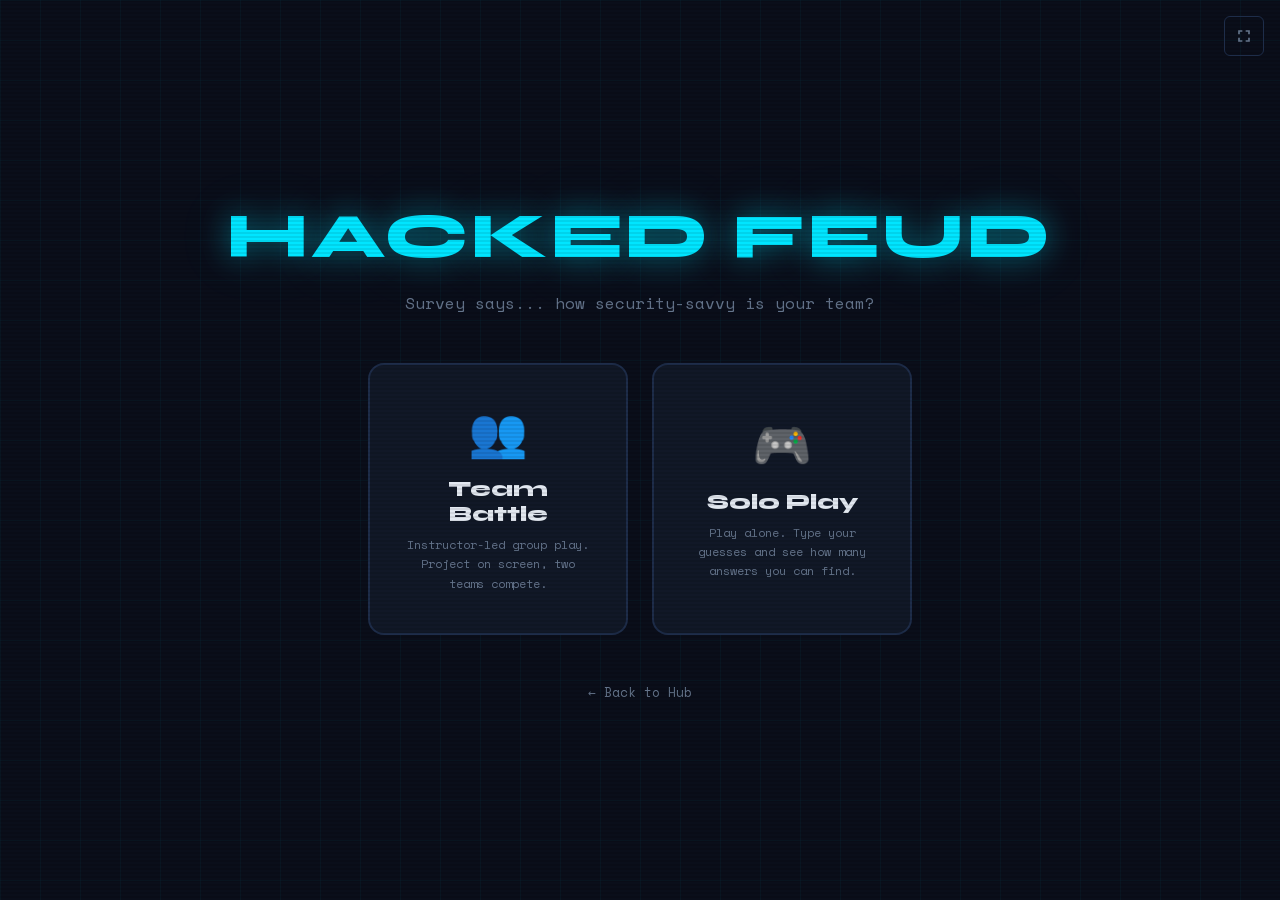
<file: feud/index.html>
<!DOCTYPE html>
<html lang="en">
<head>
<meta charset="UTF-8">
<meta name="viewport" content="width=device-width, initial-scale=1.0">
<title>Hacked Feud — StopThePwnage</title>
<link rel="stylesheet" href="/shared/theme.css">
<style>
  /* Layout */
  .game-wrap {
    position: relative;
    z-index: 1;
    min-height: 100vh;
    display: flex;
    flex-direction: column;
    padding: 16px;
  }

  .back-link {
    font-family: 'Space Mono', monospace;
    font-size: 0.8rem;
    color: var(--muted);
    text-decoration: none;
    transition: color 0.2s;
  }

  .back-link:hover { color: var(--accent); }

  .hidden { display: none !important; }

  /* ── Mode Select ── */
  .mode-select {
    flex: 1;
    display: flex;
    flex-direction: column;
    align-items: center;
    justify-content: center;
    gap: 48px;
    text-align: center;
  }

  .mode-title {
    font-family: 'Syne', sans-serif;
    font-weight: 800;
    font-size: clamp(2.4rem, 7vw, 4rem);
    color: var(--accent);
    letter-spacing: 0.04em;
    text-shadow: 0 0 30px rgba(0,229,255,0.4), 0 0 60px rgba(0,229,255,0.15);
  }

  .mode-subtitle {
    font-family: 'Space Mono', monospace;
    font-size: clamp(0.8rem, 2vw, 1rem);
    color: var(--muted);
    margin-top: -32px;
  }

  .mode-cards {
    display: flex;
    gap: 24px;
    flex-wrap: wrap;
    justify-content: center;
  }

  .mode-card {
    background: var(--panel);
    border: 2px solid var(--border);
    border-radius: 16px;
    padding: 40px 36px;
    width: 260px;
    cursor: pointer;
    text-align: center;
    transition: border-color 0.25s, box-shadow 0.25s, transform 0.25s;
    text-decoration: none;
    color: inherit;
  }

  .mode-card:hover, .mode-card:focus-visible {
    border-color: var(--accent);
    box-shadow: var(--glow);
    transform: translateY(-6px);
    outline: none;
  }

  .mode-card-icon {
    font-size: 3rem;
    display: block;
    margin-bottom: 16px;
  }

  .mode-card-name {
    font-family: 'Syne', sans-serif;
    font-weight: 700;
    font-size: 1.3rem;
    color: var(--text);
    margin-bottom: 8px;
  }

  .mode-card-desc {
    font-family: 'Space Mono', monospace;
    font-size: 0.75rem;
    color: var(--muted);
    line-height: 1.6;
  }

  /* ── Game Screen (shared board layout) ── */
  .game-screen {
    flex: 1;
    display: flex;
    flex-direction: column;
    max-width: 960px;
    width: 100%;
    margin: 0 auto;
  }

  .game-header {
    display: flex;
    align-items: center;
    justify-content: space-between;
    padding: 8px 0 12px;
    flex-wrap: wrap;
    gap: 8px;
  }

  .game-title {
    font-family: 'Syne', sans-serif;
    font-weight: 800;
    font-size: clamp(1.2rem, 3vw, 1.8rem);
    color: var(--accent);
    text-shadow: 0 0 20px rgba(0,229,255,0.3);
  }

  .round-indicator {
    font-family: 'Space Mono', monospace;
    font-size: clamp(0.7rem, 1.5vw, 0.85rem);
    color: var(--muted);
  }

  /* Question */
  .question-bar {
    background: var(--panel);
    border: 2px solid var(--border);
    border-radius: 14px;
    padding: 24px 28px;
    text-align: center;
    margin-bottom: 20px;
  }

  .question-text {
    font-family: 'Syne', sans-serif;
    font-weight: 700;
    font-size: clamp(1.1rem, 2.8vw, 1.7rem);
    color: var(--text);
    line-height: 1.4;
  }

  /* Answer board */
  .answer-board {
    display: flex;
    flex-direction: column;
    gap: 8px;
    margin-bottom: 20px;
    flex: 1;
  }

  .answer-row {
    display: grid;
    grid-template-columns: 48px 1fr 72px;
    gap: 0;
    border-radius: 10px;
    overflow: hidden;
    border: 2px solid var(--border);
    min-height: 56px;
    transition: border-color 0.3s;
  }

  .answer-row.revealed {
    border-color: var(--accent);
  }

  .answer-rank {
    background: var(--border);
    display: flex;
    align-items: center;
    justify-content: center;
    font-family: 'Syne', sans-serif;
    font-weight: 800;
    font-size: clamp(1rem, 2vw, 1.4rem);
    color: var(--muted);
  }

  .answer-row.revealed .answer-rank {
    color: var(--accent);
    background: rgba(0,229,255,0.1);
  }

  .answer-cell {
    background: var(--panel);
    display: flex;
    align-items: center;
    padding: 0 20px;
    cursor: pointer;
    transition: background 0.2s;
    position: relative;
    overflow: hidden;
  }

  .answer-cell:hover:not(.flipped) {
    background: rgba(30,45,74,0.8);
  }

  .answer-hidden {
    font-family: 'Space Mono', monospace;
    font-size: clamp(0.9rem, 1.8vw, 1.1rem);
    color: var(--muted);
    letter-spacing: 0.1em;
    user-select: none;
  }

  .answer-text {
    font-family: 'Syne', sans-serif;
    font-weight: 700;
    font-size: clamp(1rem, 2vw, 1.3rem);
    color: var(--text);
    opacity: 0;
    transform: rotateX(90deg);
    transition: opacity 0.3s, transform 0.4s;
  }

  .answer-cell.flipped .answer-hidden { display: none; }
  .answer-cell.flipped .answer-text {
    opacity: 1;
    transform: rotateX(0deg);
  }

  .answer-points {
    background: var(--panel);
    display: flex;
    align-items: center;
    justify-content: center;
    font-family: 'Space Mono', monospace;
    font-weight: 700;
    font-size: clamp(0.9rem, 1.8vw, 1.2rem);
    color: var(--panel);
    transition: color 0.3s;
  }

  .answer-row.revealed .answer-points {
    color: var(--accent);
    text-shadow: 0 0 12px rgba(0,229,255,0.3);
  }

  /* Strike display */
  .strikes {
    display: flex;
    justify-content: center;
    gap: 16px;
    margin-bottom: 16px;
    min-height: 60px;
    align-items: center;
  }

  .strike-x {
    font-family: 'Syne', sans-serif;
    font-weight: 800;
    font-size: clamp(2.5rem, 5vw, 3.5rem);
    color: var(--danger);
    text-shadow: 0 0 20px rgba(255,59,92,0.5);
    opacity: 0;
    transform: scale(0);
    transition: opacity 0.3s, transform 0.3s;
  }

  .strike-x.active {
    opacity: 1;
    transform: scale(1);
  }

  .strike-x.flash {
    animation: strikeFlash 0.5s ease-out;
  }

  @keyframes strikeFlash {
    0% { transform: scale(2); opacity: 1; }
    50% { transform: scale(0.9); }
    100% { transform: scale(1); opacity: 1; }
  }

  @keyframes boardShake {
    0%, 100% { transform: translateX(0); }
    20% { transform: translateX(-8px); }
    40% { transform: translateX(8px); }
    60% { transform: translateX(-4px); }
    80% { transform: translateX(4px); }
  }

  .shaking {
    animation: boardShake 0.4s ease-out;
  }

  /* Reveal flash on answer */
  @keyframes revealGlow {
    0% { box-shadow: inset 0 0 0 0 rgba(0,229,255,0); }
    30% { box-shadow: inset 0 0 30px rgba(0,229,255,0.3); }
    100% { box-shadow: inset 0 0 0 0 rgba(0,229,255,0); }
  }

  .answer-row.just-revealed {
    animation: revealGlow 0.6s ease-out;
  }

  /* Team scores (facilitator mode) */
  .team-bar {
    display: flex;
    justify-content: center;
    gap: 24px;
    flex-wrap: wrap;
    margin-bottom: 12px;
  }

  .team-block {
    background: var(--panel);
    border: 2px solid var(--border);
    border-radius: 12px;
    padding: 10px 20px;
    display: flex;
    align-items: center;
    gap: 12px;
    min-width: 200px;
  }

  .team-name-input {
    font-family: 'Syne', sans-serif;
    font-weight: 600;
    font-size: clamp(0.85rem, 1.5vw, 1.05rem);
    color: var(--text);
    background: none;
    border: none;
    border-bottom: 1px dashed var(--muted);
    padding: 2px 4px;
    width: 100px;
    text-align: center;
    cursor: text;
  }

  .team-name-input:focus {
    outline: none;
    border-bottom-color: var(--accent);
    color: var(--accent);
  }

  .team-pts {
    font-family: 'Space Mono', monospace;
    font-weight: 700;
    font-size: clamp(1.1rem, 2vw, 1.5rem);
    color: var(--warn);
    min-width: 50px;
    text-align: center;
  }

  /* Bottom controls (facilitator) */
  .controls-bar {
    display: flex;
    justify-content: center;
    align-items: center;
    gap: 12px;
    padding: 10px 0;
    flex-wrap: wrap;
  }

  .ctrl-btn {
    font-family: 'Space Mono', monospace;
    font-size: 0.8rem;
    font-weight: 700;
    padding: 8px 18px;
    border-radius: 8px;
    border: 1px solid var(--border);
    background: var(--panel);
    color: var(--muted);
    cursor: pointer;
    transition: border-color 0.2s, color 0.2s, background 0.2s;
  }

  .ctrl-btn:hover {
    border-color: var(--accent);
    color: var(--accent);
  }

  .ctrl-btn:focus-visible {
    outline: 2px solid var(--accent);
    outline-offset: 2px;
  }

  .ctrl-btn.danger:hover {
    border-color: var(--danger);
    color: var(--danger);
  }

  /* Award overlay */
  .award-overlay {
    position: fixed;
    inset: 0;
    z-index: 100;
    background: rgba(10,14,26,0.92);
    display: flex;
    flex-direction: column;
    align-items: center;
    justify-content: center;
    gap: 24px;
    text-align: center;
    padding: 40px 24px;
  }

  .award-title {
    font-family: 'Syne', sans-serif;
    font-weight: 700;
    font-size: clamp(1.2rem, 3vw, 1.8rem);
    color: var(--text);
  }

  .award-points {
    font-family: 'Space Mono', monospace;
    font-weight: 700;
    font-size: clamp(2rem, 5vw, 3rem);
    color: var(--accent);
    text-shadow: 0 0 20px rgba(0,229,255,0.4);
  }

  .award-btns {
    display: flex;
    gap: 16px;
    flex-wrap: wrap;
    justify-content: center;
  }

  .award-btn {
    font-family: 'Syne', sans-serif;
    font-weight: 700;
    font-size: clamp(0.9rem, 2vw, 1.1rem);
    padding: 14px 32px;
    border-radius: 10px;
    border: 2px solid var(--accent);
    background: rgba(0,229,255,0.08);
    color: var(--accent);
    cursor: pointer;
    transition: background 0.2s, box-shadow 0.2s, transform 0.15s;
  }

  .award-btn:hover {
    background: rgba(0,229,255,0.18);
    box-shadow: var(--glow);
    transform: scale(1.04);
  }

  .award-btn:focus-visible {
    outline: 2px solid var(--accent);
    outline-offset: 4px;
  }

  /* Solo input */
  .solo-input-bar {
    display: flex;
    gap: 10px;
    justify-content: center;
    margin-bottom: 12px;
  }

  .solo-input {
    font-family: 'Space Mono', monospace;
    font-size: clamp(0.9rem, 1.8vw, 1rem);
    padding: 10px 16px;
    border-radius: 8px;
    border: 2px solid var(--border);
    background: var(--panel);
    color: var(--text);
    width: 100%;
    max-width: 400px;
    transition: border-color 0.2s;
  }

  .solo-input:focus {
    outline: none;
    border-color: var(--accent);
  }

  .solo-input::placeholder {
    color: var(--muted);
  }

  .solo-submit {
    font-family: 'Syne', sans-serif;
    font-weight: 700;
    font-size: 1rem;
    padding: 10px 24px;
    border-radius: 8px;
    border: 2px solid var(--accent);
    background: rgba(0,229,255,0.08);
    color: var(--accent);
    cursor: pointer;
    transition: background 0.2s, box-shadow 0.2s;
    white-space: nowrap;
  }

  .solo-submit:hover {
    background: rgba(0,229,255,0.18);
    box-shadow: var(--glow);
  }

  .solo-score-display {
    font-family: 'Space Mono', monospace;
    font-size: clamp(0.85rem, 1.5vw, 1rem);
    color: var(--warn);
    text-align: center;
    margin-bottom: 8px;
  }

  /* End screen */
  .end-screen {
    flex: 1;
    display: flex;
    flex-direction: column;
    align-items: center;
    justify-content: center;
    text-align: center;
    gap: 24px;
    padding: 40px 24px;
  }

  .end-title {
    font-family: 'Syne', sans-serif;
    font-weight: 800;
    font-size: clamp(2rem, 5vw, 3.2rem);
    color: var(--accent);
    text-shadow: 0 0 30px rgba(0,229,255,0.4);
  }

  .end-subtitle {
    font-family: 'Syne', sans-serif;
    font-weight: 700;
    font-size: clamp(1.2rem, 2.5vw, 1.8rem);
    color: var(--text);
  }

  .end-detail {
    font-family: 'Space Mono', monospace;
    font-size: clamp(0.8rem, 1.5vw, 0.95rem);
    color: var(--muted);
    line-height: 1.8;
  }

  .end-scores {
    list-style: none;
    margin: 12px 0;
  }

  .end-scores li {
    font-family: 'Syne', sans-serif;
    font-weight: 700;
    font-size: clamp(1.1rem, 2.5vw, 1.6rem);
    color: var(--text);
    padding: 8px 0;
    display: flex;
    align-items: center;
    justify-content: center;
    gap: 16px;
  }

  .end-scores li:first-child {
    color: var(--warn);
    font-size: clamp(1.4rem, 3vw, 2rem);
  }

  .end-scores .rank {
    font-family: 'Space Mono', monospace;
    font-size: 0.8em;
    color: var(--muted);
  }

  .end-scores .pts {
    font-family: 'Space Mono', monospace;
    color: var(--accent);
  }

  .play-again-btn {
    font-family: 'Syne', sans-serif;
    font-weight: 700;
    font-size: clamp(1rem, 2vw, 1.2rem);
    padding: 14px 40px;
    border-radius: 10px;
    border: 2px solid var(--accent);
    background: rgba(0,229,255,0.08);
    color: var(--accent);
    cursor: pointer;
    transition: background 0.2s, box-shadow 0.2s, transform 0.15s;
    text-transform: uppercase;
    letter-spacing: 0.05em;
  }

  .play-again-btn:hover {
    background: rgba(0,229,255,0.18);
    box-shadow: var(--glow);
    transform: scale(1.04);
  }

  /* Three-strike lockout flash */
  @keyframes dangerFlash {
    0%, 100% { background: rgba(10,14,26,0); }
    50% { background: rgba(255,59,92,0.08); }
  }

  .danger-flash {
    animation: dangerFlash 0.3s ease-out 3;
  }

  /* Responsive */
  @media (max-width: 600px) {
    .answer-row {
      grid-template-columns: 36px 1fr 56px;
      min-height: 48px;
    }
    .answer-cell { padding: 0 12px; }
    .team-block { min-width: 160px; padding: 8px 12px; }
    .team-name-input { width: 80px; }
    .mode-card { width: 220px; padding: 28px 24px; }
  }
</style>
</head>
<body>
<button id="fullscreenBtn" class="fullscreen-btn" type="button" data-fullscreen-toggle aria-label="Enter fullscreen presentation mode" title="Present mode (ESC to exit)">
  <svg viewBox="0 0 24 24" width="20" height="20" aria-hidden="true">
    <path fill="currentColor" d="M5 5h5v2H7v3H5V5zm9 0h5v5h-2V7h-3V5zM5 14h2v3h3v2H5v-5zm12 0h2v5h-5v-2h3v-3z"/>
  </svg>
</button>
<div class="bg-grid"></div>

<div class="game-wrap" id="app">
  <!-- Mode Select -->
  <div id="modeSelect" class="mode-select">
    <h1 class="mode-title">HACKED FEUD</h1>
    <p class="mode-subtitle">Survey says... how security-savvy is your team?</p>
    <div class="mode-cards">
      <button class="mode-card" onclick="startGame('team')" aria-label="Start team battle mode">
        <span class="mode-card-icon">&#x1F465;</span>
        <div class="mode-card-name">Team Battle</div>
        <div class="mode-card-desc">Instructor-led group play. Project on screen, two teams compete.</div>
      </button>
      <button class="mode-card" onclick="startGame('solo')" aria-label="Start solo play mode">
        <span class="mode-card-icon">&#x1F3AE;</span>
        <div class="mode-card-name">Solo Play</div>
        <div class="mode-card-desc">Play alone. Type your guesses and see how many answers you can find.</div>
      </button>
    </div>
    <a href="/" class="back-link">&larr; Back to Hub</a>
  </div>

  <!-- Game Screen (team + solo share this) -->
  <div id="gameScreen" class="game-screen hidden"></div>

  <!-- End Screen -->
  <div id="endScreen" class="end-screen hidden"></div>
</div>

<script>
/* ============================================================
   ROUNDS — Edit this array to change all game content.
   5 rounds, each with 5–8 ranked answers. Points roughly sum to 100.
   ============================================================ */
const ROUNDS = [
  {
    question: "Name something people commonly use as a password",
    answers: [
      { text: "123456", points: 32 },
      { text: "password", points: 24 },
      { text: "Pet's name", points: 18 },
      { text: "Birthday", points: 12 },
      { text: "qwerty", points: 8 },
      { text: "Favorite sports team", points: 6 },
    ]
  },
  {
    question: "Name a sign that an email might be a phishing attempt",
    answers: [
      { text: "Suspicious sender address", points: 28 },
      { text: "Urgent or threatening language", points: 22 },
      { text: "Spelling and grammar errors", points: 18 },
      { text: "Unexpected attachment", points: 14 },
      { text: "Asks for personal info", points: 10 },
      { text: "Generic greeting", points: 5 },
      { text: "Mismatched URLs", points: 3 },
    ]
  },
  {
    question: "Name something you should do after a data breach",
    answers: [
      { text: "Change your passwords", points: 30 },
      { text: "Enable two-factor authentication", points: 22 },
      { text: "Monitor bank statements", points: 18 },
      { text: "Freeze your credit", points: 14 },
      { text: "Check Have I Been Pwned", points: 10 },
      { text: "Notify your employer", points: 6 },
    ]
  },
  {
    question: "Name a type of cyberattack",
    answers: [
      { text: "Phishing", points: 28 },
      { text: "Ransomware", points: 22 },
      { text: "DDoS attack", points: 16 },
      { text: "Man-in-the-middle", points: 12 },
      { text: "SQL injection", points: 10 },
      { text: "Brute force", points: 7 },
      { text: "Zero-day exploit", points: 5 },
    ]
  },
  {
    question: "Name something that makes a Wi-Fi network unsafe",
    answers: [
      { text: "No password required", points: 30 },
      { text: "Public or shared network", points: 22 },
      { text: "Default router password", points: 16 },
      { text: "No encryption (open network)", points: 14 },
      { text: "Fake hotspot / evil twin", points: 10 },
      { text: "Outdated firmware", points: 8 },
    ]
  },
];

/* ============================================================
   Game state
   ============================================================ */
let mode = null;              // 'team' or 'solo'
let currentRound = 0;
let strikes = 0;
let revealedAnswers = [];     // indices of revealed answers for current round
let roundOver = false;

// Team mode
let teams = [
  { name: "Team 1", score: 0 },
  { name: "Team 2", score: 0 },
];

// Solo mode
let soloScore = 0;
let soloRoundScores = [];
let soloRoundPoints = 0;
let soloGuessedAnswers = [];

/* ============================================================
   Answer matching (solo mode)
   ============================================================ */
function matchesAnswer(guess, answerText) {
  const g = guess.trim().toLowerCase();
  const a = answerText.trim().toLowerCase();
  if (!g) return false;
  return a.includes(g) || g.includes(a);
}

/* ============================================================
   Start game
   ============================================================ */
function startGame(selectedMode) {
  mode = selectedMode;
  currentRound = 0;
  strikes = 0;
  revealedAnswers = [];
  roundOver = false;
  soloScore = 0;
  soloRoundScores = [];
  teams[0].score = 0;
  teams[1].score = 0;

  document.getElementById('modeSelect').classList.add('hidden');
  document.getElementById('endScreen').classList.add('hidden');
  document.getElementById('gameScreen').classList.remove('hidden');
  renderRound();
}

/* ============================================================
   Render round
   ============================================================ */
function renderRound() {
  const screen = document.getElementById('gameScreen');
  const round = ROUNDS[currentRound];
  strikes = 0;
  revealedAnswers = [];
  roundOver = false;

  let html = '';

  // Header
  html += '<div class="game-header">';
  html += '<a href="#" class="back-link" onclick="confirmBack(event)">&larr; Back</a>';
  html += '<span class="game-title">HACKED FEUD</span>';
  html += '<span class="round-indicator">Round ' + (currentRound + 1) + ' of ' + ROUNDS.length + '</span>';
  html += '</div>';

  // Question
  html += '<div class="question-bar"><div class="question-text">' + escHtml(round.question) + '</div></div>';

  // Strikes
  html += '<div class="strikes" id="strikes">';
  html += '<span class="strike-x" id="strike0">X</span>';
  html += '<span class="strike-x" id="strike1">X</span>';
  html += '<span class="strike-x" id="strike2">X</span>';
  html += '</div>';

  // Solo input
  if (mode === 'solo') {
    html += '<div class="solo-score-display">Score: <span id="soloScoreVal">' + soloScore + '</span></div>';
    html += '<div class="solo-input-bar">';
    html += '<input type="text" class="solo-input" id="guessInput" placeholder="Type your guess..." autocomplete="off">';
    html += '<button class="solo-submit" onclick="submitGuess()">Submit</button>';
    html += '</div>';
  }

  // Answer board
  html += '<div class="answer-board" id="answerBoard">';
  round.answers.forEach(function(ans, i) {
    html += '<div class="answer-row" id="row' + i + '"' +
      (mode === 'team' ? ' onclick="revealAnswer(' + i + ')"' : '') + '>';
    html += '<div class="answer-rank">' + (i + 1) + '</div>';
    html += '<div class="answer-cell" id="cell' + i + '">';
    html += '<span class="answer-hidden">&#x2588;&#x2588;&#x2588;&#x2588;&#x2588;</span>';
    html += '<span class="answer-text">' + escHtml(ans.text) + '</span>';
    html += '</div>';
    html += '<div class="answer-points" id="pts' + i + '">' + ans.points + '</div>';
    html += '</div>';
  });
  html += '</div>';

  // Team bar or solo controls
  if (mode === 'team') {
    html += '<div class="team-bar" id="teamBar">';
    teams.forEach(function(t, i) {
      html += '<div class="team-block">';
      html += '<input class="team-name-input" type="text" value="' + escAttr(t.name) + '" maxlength="16" ' +
        'onchange="teams[' + i + '].name=this.value||\'Team ' + (i+1) + '\'" aria-label="Team name">';
      html += '<span class="team-pts" id="teamPts' + i + '">' + t.score + '</span>';
      html += '</div>';
    });
    html += '</div>';

    // Controls
    html += '<div class="controls-bar">';
    html += '<button class="ctrl-btn danger" onclick="addStrike()">Strike ✕</button>';
    html += '<button class="ctrl-btn" onclick="revealAll()">Reveal All</button>';
    html += '</div>';
  } else {
    html += '<div class="controls-bar">';
    html += '<button class="ctrl-btn" onclick="giveUp()">Give Up</button>';
    html += '</div>';
  }

  screen.innerHTML = html;

  // Solo: focus input, bind enter key
  if (mode === 'solo') {
    var input = document.getElementById('guessInput');
    input.focus();
    input.addEventListener('keydown', function(e) {
      if (e.key === 'Enter') submitGuess();
    });
  }
}

/* ============================================================
   Reveal an answer (shared)
   ============================================================ */
function revealAnswer(index) {
  if (revealedAnswers.includes(index)) return;
  revealedAnswers.push(index);

  var row = document.getElementById('row' + index);
  var cell = document.getElementById('cell' + index);
  row.classList.add('revealed', 'just-revealed');
  cell.classList.add('flipped');

  setTimeout(function() { row.classList.remove('just-revealed'); }, 600);

  // Check if all revealed
  if (revealedAnswers.length === ROUNDS[currentRound].answers.length) {
    onAllRevealed();
  }
}

/* ============================================================
   Facilitator: add strike
   ============================================================ */
function addStrike() {
  if (roundOver || strikes >= 3) return;
  var el = document.getElementById('strike' + strikes);
  el.classList.add('active', 'flash');
  strikes++;

  // Shake the board
  var board = document.getElementById('answerBoard');
  board.classList.add('shaking');
  setTimeout(function() { board.classList.remove('shaking'); }, 400);

  if (strikes >= 3) {
    // Flash danger
    var screen = document.getElementById('gameScreen');
    screen.classList.add('danger-flash');
    setTimeout(function() { screen.classList.remove('danger-flash'); }, 900);

    // Auto-reveal remaining after a beat
    setTimeout(function() { revealAll(); }, 600);
  }
}

/* ============================================================
   Reveal all remaining
   ============================================================ */
function revealAll() {
  var round = ROUNDS[currentRound];
  round.answers.forEach(function(_, i) {
    if (!revealedAnswers.includes(i)) {
      revealAnswer(i);
    }
  });
  onAllRevealed();
}

/* ============================================================
   All answers revealed
   ============================================================ */
function onAllRevealed() {
  if (roundOver) return;
  roundOver = true;

  if (mode === 'team') {
    showAwardPrompt();
  } else {
    soloRoundScores.push(soloRoundPoints);
    soloRoundPoints = 0;
    showSoloRoundEnd();
  }
}

/* ============================================================
   Solo: submit guess
   ============================================================ */
function submitGuess() {
  if (roundOver) return;
  var input = document.getElementById('guessInput');
  var guess = input.value.trim();
  if (!guess) return;
  input.value = '';

  var round = ROUNDS[currentRound];
  var matchedIndex = -1;

  for (var i = 0; i < round.answers.length; i++) {
    if (revealedAnswers.includes(i)) continue;
    if (matchesAnswer(guess, round.answers[i].text)) {
      matchedIndex = i;
      break;
    }
  }

  if (matchedIndex >= 0) {
    revealAnswer(matchedIndex);
    soloGuessedAnswers.push(matchedIndex);
    var pts = round.answers[matchedIndex].points;
    soloScore += pts;
    soloRoundPoints += pts;
    document.getElementById('soloScoreVal').textContent = soloScore;
  } else {
    // Strike
    addStrikeVisual();
  }

  if (!roundOver) input.focus();
}

function addStrikeVisual() {
  if (strikes >= 3) return;
  var el = document.getElementById('strike' + strikes);
  el.classList.add('active', 'flash');
  strikes++;

  var board = document.getElementById('answerBoard');
  board.classList.add('shaking');
  setTimeout(function() { board.classList.remove('shaking'); }, 400);

  if (strikes >= 3) {
    var screen = document.getElementById('gameScreen');
    screen.classList.add('danger-flash');
    setTimeout(function() { screen.classList.remove('danger-flash'); }, 900);
    setTimeout(function() {
      // Reveal remaining (these won't count for score)
      var round = ROUNDS[currentRound];
      round.answers.forEach(function(_, i) {
        if (!revealedAnswers.includes(i)) revealAnswer(i);
      });
      onAllRevealed();
    }, 600);
  }
}

/* ============================================================
   Solo: give up
   ============================================================ */
function giveUp() {
  if (roundOver) return;
  revealAll();
}

/* ============================================================
   Solo: round end UI
   ============================================================ */
function showSoloRoundEnd() {
  // Replace input with next round button
  var controls = document.querySelector('.controls-bar');
  var inputBar = document.querySelector('.solo-input-bar');
  if (inputBar) inputBar.classList.add('hidden');

  if (currentRound < ROUNDS.length - 1) {
    controls.innerHTML = '<button class="ctrl-btn" onclick="nextRound()" style="border-color:var(--accent);color:var(--accent);padding:12px 32px;font-size:0.9rem;">Next Round &rarr;</button>';
  } else {
    controls.innerHTML = '<button class="ctrl-btn" onclick="showEndScreen()" style="border-color:var(--accent);color:var(--accent);padding:12px 32px;font-size:0.9rem;">See Results &rarr;</button>';
  }
}

/* ============================================================
   Facilitator: award prompt
   ============================================================ */
function showAwardPrompt() {
  var round = ROUNDS[currentRound];
  var totalPts = 0;
  revealedAnswers.forEach(function(i) { totalPts += round.answers[i].points; });

  var overlay = document.createElement('div');
  overlay.className = 'award-overlay';
  overlay.id = 'awardOverlay';
  overlay.innerHTML =
    '<div class="award-title">Round ' + (currentRound + 1) + ' Complete!</div>' +
    '<div class="award-points">' + totalPts + ' points</div>' +
    '<div class="award-title">Who wins this round?</div>' +
    '<div class="award-btns">' +
    '<button class="award-btn" onclick="awardRound(0)">' + escHtml(teams[0].name) + '</button>' +
    '<button class="award-btn" onclick="awardRound(1)">' + escHtml(teams[1].name) + '</button>' +
    '</div>';

  document.getElementById('app').appendChild(overlay);
}

function awardRound(teamIndex) {
  var round = ROUNDS[currentRound];
  var totalPts = 0;
  revealedAnswers.forEach(function(i) { totalPts += round.answers[i].points; });

  teams[teamIndex].score += totalPts;

  // Remove overlay
  var overlay = document.getElementById('awardOverlay');
  if (overlay) overlay.remove();

  if (currentRound < ROUNDS.length - 1) {
    nextRound();
  } else {
    showEndScreen();
  }
}

/* ============================================================
   Next round
   ============================================================ */
function nextRound() {
  currentRound++;
  soloGuessedAnswers = [];
  soloRoundPoints = 0;
  renderRound();
}

/* ============================================================
   End screen
   ============================================================ */
function showEndScreen() {
  document.getElementById('gameScreen').classList.add('hidden');
  var end = document.getElementById('endScreen');
  end.classList.remove('hidden');

  var html = '<div class="end-title">GAME OVER</div>';

  if (mode === 'team') {
    var winner = teams[0].score >= teams[1].score ? teams[0] : teams[1];
    var tied = teams[0].score === teams[1].score;
    html += '<div class="end-subtitle">' + (tied ? "It's a tie!" : escHtml(winner.name) + ' wins!') + '</div>';

    var sorted = [...teams].sort(function(a, b) { return b.score - a.score; });
    html += '<ul class="end-scores">';
    sorted.forEach(function(t, i) {
      html += '<li><span class="rank">#' + (i + 1) + '</span> ' + escHtml(t.name) + ' <span class="pts">' + t.score + '</span></li>';
    });
    html += '</ul>';
  } else {
    var maxPossible = 0;
    ROUNDS.forEach(function(r) { r.answers.forEach(function(a) { maxPossible += a.points; }); });
    var pct = Math.round(soloScore / maxPossible * 100);

    html += '<div class="end-subtitle">Your Score: ' + soloScore + ' / ' + maxPossible + '</div>';
    html += '<div class="end-detail">' + pct + '% of all possible points</div>';

    html += '<div class="end-detail" style="margin-top:8px;">';
    soloRoundScores.forEach(function(pts, i) {
      html += 'Round ' + (i + 1) + ': ' + pts + ' pts<br>';
    });
    html += '</div>';
  }

  html += '<button class="play-again-btn" onclick="playAgain()">Play Again</button>';
  end.innerHTML = html;
}

/* ============================================================
   Play again / back
   ============================================================ */
function playAgain() {
  document.getElementById('endScreen').classList.add('hidden');
  document.getElementById('gameScreen').classList.add('hidden');
  document.getElementById('modeSelect').classList.remove('hidden');
}

function confirmBack(e) {
  e.preventDefault();
  if (currentRound === 0 && revealedAnswers.length === 0 && strikes === 0) {
    playAgain();
  } else if (confirm('Leave the game? Progress will be lost.')) {
    playAgain();
  }
}

/* ============================================================
   Utility
   ============================================================ */
function escHtml(str) {
  var d = document.createElement('div');
  d.textContent = str;
  return d.innerHTML;
}

function escAttr(str) {
  return str.replace(/&/g, '&amp;').replace(/"/g, '&quot;').replace(/</g, '&lt;').replace(/>/g, '&gt;');
}
</script>
<script src="/shared/fullscreen.js"></script>
</body>
</html>
</file>
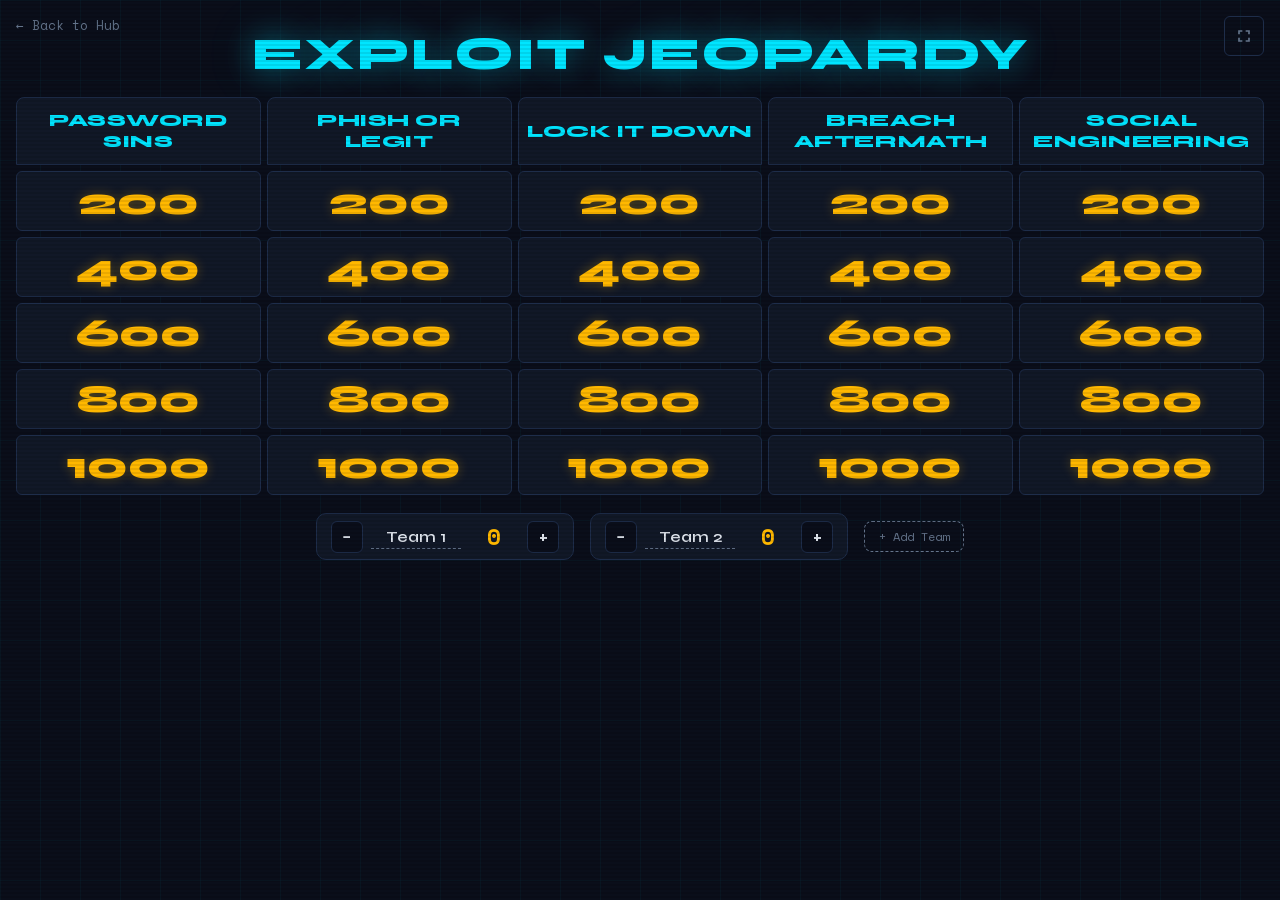
<file: jeopardy/index.html>
<!DOCTYPE html>
<html lang="en">
<head>
<meta charset="UTF-8">
<meta name="viewport" content="width=device-width, initial-scale=1.0">
<title>Exploit Jeopardy — StopThePwnage</title>
<link rel="stylesheet" href="/shared/theme.css">
<style>
  /* Layout */
  .game-wrap {
    position: relative;
    z-index: 1;
    min-height: 100vh;
    display: flex;
    flex-direction: column;
    padding: 16px;
  }

  /* Back link */
  .back-link {
    font-family: 'Space Mono', monospace;
    font-size: 0.8rem;
    color: var(--muted);
    text-decoration: none;
    transition: color 0.2s;
    position: absolute;
    top: 16px;
    left: 16px;
  }

  .back-link:hover { color: var(--accent); }

  /* Title */
  .board-title {
    font-family: 'Syne', sans-serif;
    font-weight: 800;
    font-size: clamp(1.6rem, 4vw, 2.8rem);
    color: var(--accent);
    text-align: center;
    letter-spacing: 0.04em;
    text-shadow: 0 0 30px rgba(0,229,255,0.4), 0 0 60px rgba(0,229,255,0.15);
    padding: 12px 0 16px;
  }

  /* Jeopardy board */
  .board {
    display: grid;
    grid-template-columns: repeat(5, 1fr);
    gap: 6px;
    flex: 1;
    max-height: calc(100vh - 180px);
    margin-bottom: 8px;
  }

  .cat-header {
    font-family: 'Syne', sans-serif;
    font-weight: 700;
    font-size: clamp(0.7rem, 1.5vw, 1.1rem);
    color: var(--accent);
    text-align: center;
    padding: 12px 6px;
    background: var(--panel);
    border: 1px solid var(--border);
    border-radius: 8px 8px 0 0;
    text-transform: uppercase;
    letter-spacing: 0.03em;
    display: flex;
    align-items: center;
    justify-content: center;
    line-height: 1.2;
  }

  .tile {
    background: var(--panel);
    border: 1px solid var(--border);
    border-radius: 6px;
    display: flex;
    align-items: center;
    justify-content: center;
    font-family: 'Syne', sans-serif;
    font-weight: 800;
    font-size: clamp(1.2rem, 3vw, 2.4rem);
    color: var(--warn);
    cursor: pointer;
    transition: border-color 0.25s, box-shadow 0.25s, transform 0.15s;
    user-select: none;
    text-shadow: 0 0 12px rgba(255,184,0,0.3);
    min-height: 60px;
  }

  .tile:hover {
    border-color: var(--accent);
    box-shadow: var(--glow);
    transform: scale(1.03);
  }

  .tile:focus-visible {
    outline: 2px solid var(--accent);
    outline-offset: 2px;
  }

  .tile.used {
    opacity: 0.18;
    cursor: default;
    pointer-events: none;
  }

  .tile.used:hover {
    border-color: var(--border);
    box-shadow: none;
    transform: none;
  }

  /* Scoreboard */
  .scoreboard {
    display: flex;
    align-items: center;
    justify-content: center;
    gap: 16px;
    padding: 10px 0;
    flex-wrap: wrap;
  }

  .team {
    display: flex;
    align-items: center;
    gap: 8px;
    background: var(--panel);
    border: 1px solid var(--border);
    border-radius: 10px;
    padding: 6px 14px;
  }

  .team-name {
    font-family: 'Syne', sans-serif;
    font-weight: 600;
    font-size: clamp(0.8rem, 1.4vw, 1rem);
    color: var(--text);
    background: none;
    border: none;
    border-bottom: 1px dashed var(--muted);
    padding: 2px 4px;
    width: 90px;
    text-align: center;
    cursor: text;
  }

  .team-name:focus {
    outline: none;
    border-bottom-color: var(--accent);
    color: var(--accent);
  }

  .team-score {
    font-family: 'Space Mono', monospace;
    font-weight: 700;
    font-size: clamp(1rem, 1.8vw, 1.4rem);
    color: var(--warn);
    min-width: 50px;
    text-align: center;
  }

  .score-btn {
    font-family: 'Space Mono', monospace;
    font-size: 1rem;
    font-weight: 700;
    width: 32px;
    height: 32px;
    border-radius: 6px;
    border: 1px solid var(--border);
    background: var(--bg);
    color: var(--text);
    cursor: pointer;
    display: flex;
    align-items: center;
    justify-content: center;
    transition: border-color 0.2s, color 0.2s;
  }

  .score-btn:hover {
    border-color: var(--accent);
    color: var(--accent);
  }

  .score-btn:focus-visible {
    outline: 2px solid var(--accent);
    outline-offset: 2px;
  }

  .add-team-btn {
    font-family: 'Space Mono', monospace;
    font-size: 0.75rem;
    color: var(--muted);
    background: none;
    border: 1px dashed var(--muted);
    border-radius: 8px;
    padding: 6px 14px;
    cursor: pointer;
    transition: color 0.2s, border-color 0.2s;
  }

  .add-team-btn:hover {
    color: var(--accent);
    border-color: var(--accent);
  }

  /* Question / Answer overlay */
  .overlay {
    position: fixed;
    inset: 0;
    z-index: 100;
    background: var(--bg);
    display: flex;
    flex-direction: column;
    align-items: center;
    justify-content: center;
    padding: 40px 24px;
    text-align: center;
  }

  .overlay.hidden { display: none; }

  .overlay-meta {
    font-family: 'Space Mono', monospace;
    font-size: clamp(0.8rem, 1.5vw, 1rem);
    color: var(--muted);
    margin-bottom: 32px;
    letter-spacing: 0.04em;
    text-transform: uppercase;
  }

  .overlay-question {
    font-family: 'Syne', sans-serif;
    font-weight: 700;
    font-size: clamp(1.8rem, 4vw, 3.4rem);
    color: var(--text);
    max-width: 900px;
    line-height: 1.3;
    margin-bottom: 40px;
  }

  .overlay-answer {
    font-family: 'Syne', sans-serif;
    font-weight: 700;
    font-size: clamp(1.6rem, 3.5vw, 2.8rem);
    color: var(--good);
    max-width: 900px;
    line-height: 1.3;
    margin-bottom: 40px;
    text-shadow: 0 0 20px rgba(0,230,118,0.3);
  }

  .overlay-btn {
    font-family: 'Syne', sans-serif;
    font-weight: 700;
    font-size: clamp(1rem, 2vw, 1.3rem);
    padding: 14px 40px;
    border-radius: 10px;
    border: 2px solid var(--accent);
    background: rgba(0,229,255,0.08);
    color: var(--accent);
    cursor: pointer;
    transition: background 0.2s, box-shadow 0.2s, transform 0.15s;
    text-transform: uppercase;
    letter-spacing: 0.05em;
  }

  .overlay-btn:hover {
    background: rgba(0,229,255,0.18);
    box-shadow: var(--glow);
    transform: scale(1.04);
  }

  .overlay-btn:focus-visible {
    outline: 2px solid var(--accent);
    outline-offset: 4px;
  }

  /* Game over overlay */
  .gameover-title {
    font-family: 'Syne', sans-serif;
    font-weight: 800;
    font-size: clamp(2rem, 5vw, 3.6rem);
    color: var(--accent);
    text-shadow: 0 0 30px rgba(0,229,255,0.4);
    margin-bottom: 40px;
  }

  .final-scores {
    list-style: none;
    margin-bottom: 40px;
  }

  .final-scores li {
    font-family: 'Syne', sans-serif;
    font-weight: 700;
    font-size: clamp(1.2rem, 2.5vw, 2rem);
    color: var(--text);
    padding: 10px 0;
    display: flex;
    align-items: center;
    justify-content: center;
    gap: 16px;
  }

  .final-scores li:first-child {
    color: var(--warn);
    font-size: clamp(1.5rem, 3vw, 2.4rem);
  }

  .final-scores .rank {
    font-family: 'Space Mono', monospace;
    font-size: 0.8em;
    color: var(--muted);
  }

  .final-scores .pts {
    font-family: 'Space Mono', monospace;
    color: var(--accent);
  }

  /* Responsive stacking for small screens */
  @media (max-width: 600px) {
    .board {
      gap: 4px;
      max-height: none;
    }
    .cat-header {
      font-size: 0.55rem;
      padding: 8px 3px;
    }
    .tile {
      min-height: 44px;
      font-size: 1rem;
    }
    .scoreboard { gap: 8px; }
    .team { padding: 4px 8px; gap: 4px; }
    .team-name { width: 70px; font-size: 0.7rem; }
    .score-btn { width: 26px; height: 26px; font-size: 0.8rem; }
  }
</style>
</head>
<body>
<button id="fullscreenBtn" class="fullscreen-btn" type="button" data-fullscreen-toggle aria-label="Enter fullscreen presentation mode" title="Present mode (ESC to exit)">
  <svg viewBox="0 0 24 24" width="20" height="20" aria-hidden="true">
    <path fill="currentColor" d="M5 5h5v2H7v3H5V5zm9 0h5v5h-2V7h-3V5zM5 14h2v3h3v2H5v-5zm12 0h2v5h-5v-2h3v-3z"/>
  </svg>
</button>
<div class="bg-grid"></div>

<div class="game-wrap" id="app">
  <!-- Board view -->
  <div id="boardView">
    <a href="/" class="back-link">&larr; Back to Hub</a>
    <h1 class="board-title">EXPLOIT JEOPARDY</h1>
    <div class="board" id="board"></div>
    <div class="scoreboard" id="scoreboard"></div>
  </div>

  <!-- Question/Answer overlay -->
  <div class="overlay hidden" id="overlay"></div>

  <!-- Game Over overlay -->
  <div class="overlay hidden" id="gameoverOverlay"></div>
</div>

<script>
/* ============================================================
   CATEGORIES — Edit this array to change all game content.
   5 categories × 5 questions each = 25 tiles.
   ============================================================ */
const CATEGORIES = [
  {
    name: "Password Sins",
    questions: [
      { value: 200, question: "What common password practice involves using the same password for every account?", answer: "Password reuse" },
      { value: 400, question: "What is the name for a password that appears in publicly leaked credential databases?", answer: "A compromised / breached password" },
      { value: 600, question: "What type of attack systematically tries every possible character combination to crack a password?", answer: "Brute-force attack" },
      { value: 800, question: "What security tool generates and stores unique complex passwords for each of your accounts?", answer: "A password manager" },
      { value: 1000, question: "What NIST-recommended approach uses multiple random words strung together as a password?", answer: "A passphrase" },
    ]
  },
  {
    name: "Phish or Legit",
    questions: [
      { value: 200, question: "True or false: A padlock icon in the browser bar guarantees the website is safe.", answer: "False — it only means the connection is encrypted, not that the site is trustworthy" },
      { value: 400, question: "What is the term for a phishing attack that targets a specific individual using personal details?", answer: "Spear phishing" },
      { value: 600, question: "What should you check in a suspicious email URL before clicking it?", answer: "The actual domain name (hover to preview the real destination)" },
      { value: 800, question: "What phishing technique uses SMS text messages instead of email?", answer: "Smishing (SMS phishing)" },
      { value: 1000, question: "What type of phishing attack targets senior executives or high-profile individuals within an organization?", answer: "Whaling" },
    ]
  },
  {
    name: "Lock It Down",
    questions: [
      { value: 200, question: "What is the minimum recommended screen lock timeout for a company-issued mobile device?", answer: "2 minutes or less (varies by policy, but shorter is better)" },
      { value: 400, question: "What technology encrypts your entire hard drive so stolen laptops can't be read?", answer: "Full-disk encryption (e.g., BitLocker, FileVault)" },
      { value: 600, question: "What network tool encrypts all your internet traffic when using public Wi-Fi?", answer: "A VPN (Virtual Private Network)" },
      { value: 800, question: "What security feature ensures your OS and apps automatically receive the latest patches?", answer: "Automatic updates / auto-update" },
      { value: 1000, question: "What mobile security practice prevents unauthorized apps from bypassing OS protections?", answer: "Not jailbreaking/rooting your device" },
    ]
  },
  {
    name: "Breach Aftermath",
    questions: [
      { value: 200, question: "What is the very first thing you should do when you learn your password was in a data breach?", answer: "Change the compromised password immediately" },
      { value: 400, question: "What free service lets you check if your email has appeared in known data breaches?", answer: "Have I Been Pwned (haveibeenpwned.com)" },
      { value: 600, question: "After a breach, what should you place on your credit file to prevent new accounts being opened in your name?", answer: "A credit freeze (or fraud alert)" },
      { value: 800, question: "What law requires organizations to notify affected individuals within 72 hours of discovering a breach in the EU?", answer: "GDPR (General Data Protection Regulation)" },
      { value: 1000, question: "What type of attack uses credentials stolen from one breach to try logging into other services?", answer: "Credential stuffing" },
    ]
  },
  {
    name: "Social Engineering",
    questions: [
      { value: 200, question: "What social engineering technique involves following an authorized person through a secure door?", answer: "Tailgating (or piggybacking)" },
      { value: 400, question: "What is it called when an attacker creates a fabricated scenario to trick someone into giving up information?", answer: "Pretexting" },
      { value: 600, question: "What physical social engineering tactic involves searching through discarded documents for sensitive information?", answer: "Dumpster diving" },
      { value: 800, question: "What term describes leaving infected USB drives in public places hoping someone plugs them in?", answer: "USB baiting (or USB drop attack)" },
      { value: 1000, question: "What psychological principle do attackers exploit when they impersonate an IT admin and demand your credentials?", answer: "Authority bias (obedience to authority)" },
    ]
  },
];

/* ============================================================
   Game state
   ============================================================ */
let teams = [
  { name: "Team 1", score: 0 },
  { name: "Team 2", score: 0 },
];
let usedTiles = new Set();          // "col-row" keys
let currentValue = 0;               // point value of active question
const totalTiles = CATEGORIES.length * CATEGORIES[0].questions.length;

/* ============================================================
   Render: Board
   ============================================================ */
function renderBoard() {
  const board = document.getElementById('board');
  board.innerHTML = '';

  // Category headers
  CATEGORIES.forEach(cat => {
    const header = document.createElement('div');
    header.className = 'cat-header';
    header.textContent = cat.name;
    board.appendChild(header);
  });

  // Question tiles — row by row
  const rowCount = CATEGORIES[0].questions.length;
  for (let r = 0; r < rowCount; r++) {
    CATEGORIES.forEach((cat, c) => {
      const q = cat.questions[r];
      const tile = document.createElement('button');
      const key = c + '-' + r;
      tile.className = 'tile' + (usedTiles.has(key) ? ' used' : '');
      tile.textContent = q.value;
      tile.setAttribute('aria-label', cat.name + ' for ' + q.value);
      tile.addEventListener('click', () => showQuestion(c, r));
      board.appendChild(tile);
    });
  }
}

/* ============================================================
   Render: Scoreboard
   ============================================================ */
function renderScoreboard() {
  const sb = document.getElementById('scoreboard');
  sb.innerHTML = '';

  teams.forEach((team, i) => {
    const div = document.createElement('div');
    div.className = 'team';

    const nameInput = document.createElement('input');
    nameInput.className = 'team-name';
    nameInput.type = 'text';
    nameInput.value = team.name;
    nameInput.maxLength = 16;
    nameInput.setAttribute('aria-label', 'Team name');
    nameInput.addEventListener('change', () => { team.name = nameInput.value || ('Team ' + (i + 1)); });

    const minus = document.createElement('button');
    minus.className = 'score-btn';
    minus.textContent = '−';
    minus.setAttribute('aria-label', 'Subtract points');
    minus.addEventListener('click', () => { team.score -= currentValue || 200; renderScoreboard(); });

    const scoreSpan = document.createElement('span');
    scoreSpan.className = 'team-score';
    scoreSpan.textContent = team.score;

    const plus = document.createElement('button');
    plus.className = 'score-btn';
    plus.textContent = '+';
    plus.setAttribute('aria-label', 'Add points');
    plus.addEventListener('click', () => { team.score += currentValue || 200; renderScoreboard(); });

    div.append(minus, nameInput, scoreSpan, plus);
    sb.appendChild(div);
  });

  if (teams.length < 4) {
    const addBtn = document.createElement('button');
    addBtn.className = 'add-team-btn';
    addBtn.textContent = '+ Add Team';
    addBtn.addEventListener('click', () => {
      teams.push({ name: 'Team ' + (teams.length + 1), score: 0 });
      renderScoreboard();
    });
    sb.appendChild(addBtn);
  }
}

/* ============================================================
   Show Question
   ============================================================ */
function showQuestion(col, row) {
  const key = col + '-' + row;
  if (usedTiles.has(key)) return;

  const cat = CATEGORIES[col];
  const q = cat.questions[row];
  currentValue = q.value;

  const overlay = document.getElementById('overlay');
  overlay.className = 'overlay';
  overlay.innerHTML =
    '<div class="overlay-meta">' + escHtml(cat.name) + ' — ' + q.value + '</div>' +
    '<div class="overlay-question">' + escHtml(q.question) + '</div>' +
    '<button class="overlay-btn" id="revealBtn">Reveal Answer</button>';

  document.getElementById('revealBtn').addEventListener('click', () => showAnswer(col, row));
}

/* ============================================================
   Show Answer
   ============================================================ */
function showAnswer(col, row) {
  const key = col + '-' + row;
  usedTiles.add(key);

  const cat = CATEGORIES[col];
  const q = cat.questions[row];

  const overlay = document.getElementById('overlay');
  overlay.innerHTML =
    '<div class="overlay-meta">' + escHtml(cat.name) + ' — ' + q.value + '</div>' +
    '<div class="overlay-question">' + escHtml(q.question) + '</div>' +
    '<div class="overlay-answer">' + escHtml(q.answer) + '</div>' +
    '<button class="overlay-btn" id="backBtn">Back to Board</button>';

  document.getElementById('backBtn').addEventListener('click', () => {
    overlay.className = 'overlay hidden';
    renderBoard();
    renderScoreboard();
    if (usedTiles.size >= totalTiles) showGameOver();
  });
}

/* ============================================================
   Game Over
   ============================================================ */
function showGameOver() {
  const sorted = [...teams].sort((a, b) => b.score - a.score);
  const overlay = document.getElementById('gameoverOverlay');
  overlay.className = 'overlay';

  let listHtml = '';
  sorted.forEach((t, i) => {
    listHtml += '<li><span class="rank">#' + (i + 1) + '</span> ' +
      escHtml(t.name) + ' <span class="pts">' + t.score + '</span></li>';
  });

  overlay.innerHTML =
    '<div class="gameover-title">GAME OVER</div>' +
    '<ul class="final-scores">' + listHtml + '</ul>' +
    '<button class="overlay-btn" id="replayBtn">Play Again</button>';

  document.getElementById('replayBtn').addEventListener('click', resetGame);
}

/* ============================================================
   Reset
   ============================================================ */
function resetGame() {
  usedTiles.clear();
  currentValue = 0;
  teams.forEach(t => { t.score = 0; });
  document.getElementById('gameoverOverlay').className = 'overlay hidden';
  document.getElementById('overlay').className = 'overlay hidden';
  renderBoard();
  renderScoreboard();
}

/* ============================================================
   Utility
   ============================================================ */
function escHtml(str) {
  const d = document.createElement('div');
  d.textContent = str;
  return d.innerHTML;
}

/* ============================================================
   Init
   ============================================================ */
renderBoard();
renderScoreboard();
</script>
<script src="/shared/fullscreen.js"></script>
</body>
</html>
</file>
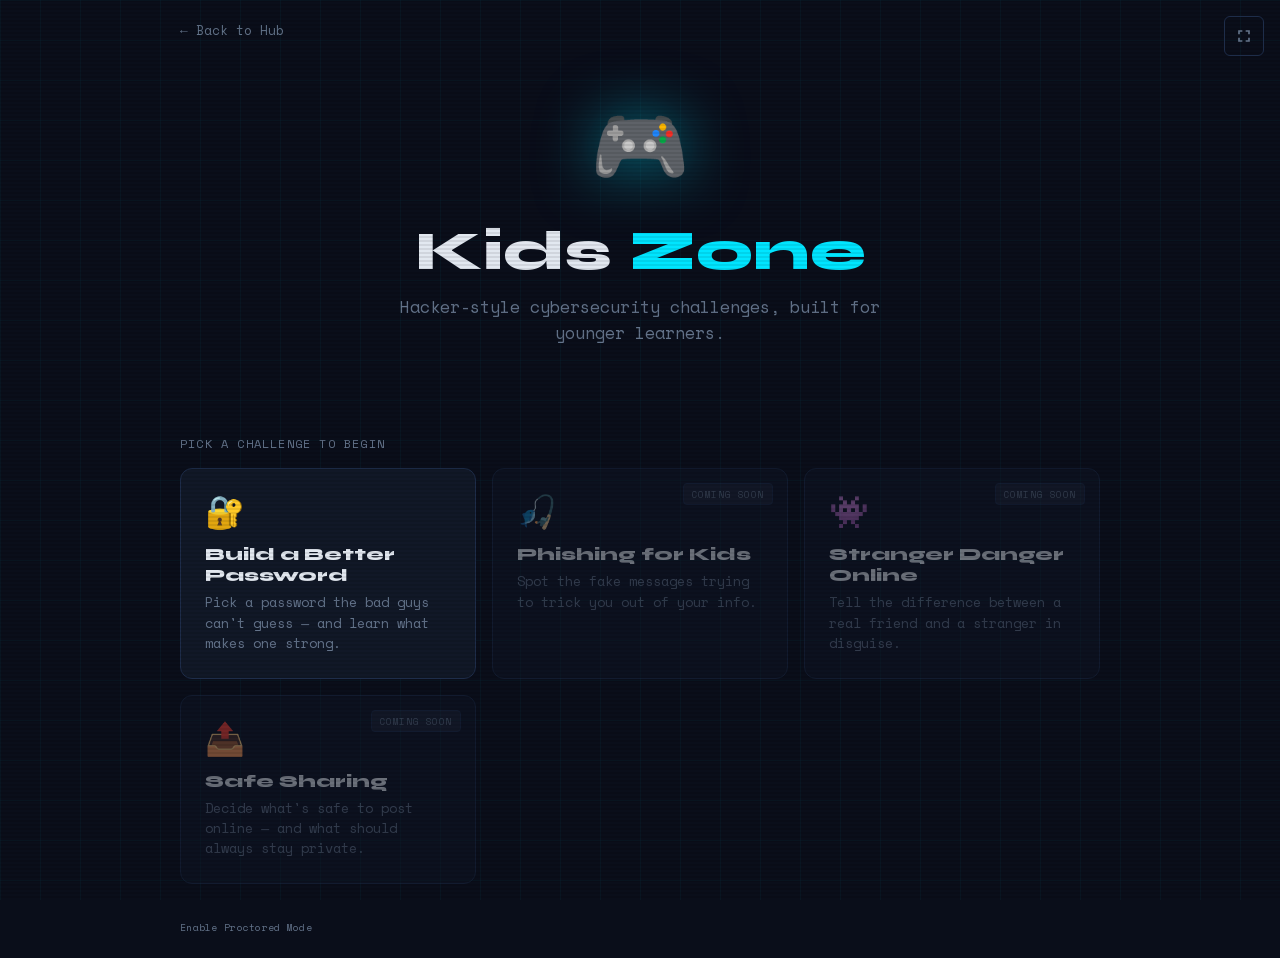
<file: kids/index.html>
<!DOCTYPE html>
<html lang="en">
<head>
<meta charset="UTF-8">
<meta name="viewport" content="width=device-width, initial-scale=1.0">
<title>Kids Zone — StopThePwnage</title>
<link rel="stylesheet" href="/shared/theme.css">
<style>
  #app {
    position: relative;
    z-index: 1;
    max-width: 960px;
    margin: 0 auto;
    padding: 20px;
    min-height: 100vh;
  }

  /* Screens */
  .screen { display: none; animation: fadeIn 0.4s ease; }
  .screen.active { display: block; }

  @keyframes fadeIn {
    from { opacity: 0; transform: translateY(12px); }
    to { opacity: 1; transform: translateY(0); }
  }

  /* Back link */
  .back-link {
    font-family: 'Space Mono', monospace;
    font-size: 0.8rem;
    color: var(--muted);
    text-decoration: none;
    transition: color 0.2s;
    background: none;
    border: none;
    cursor: pointer;
    padding: 0;
  }

  .back-link:hover { color: var(--accent); }

  /* Splash hero */
  .splash-hero {
    text-align: center;
    padding: 60px 0 40px;
  }

  .splash-icon {
    font-size: 5rem;
    display: block;
    margin-bottom: 24px;
    filter: drop-shadow(0 0 30px rgba(0,229,255,0.5));
    animation: pulse 3s ease-in-out infinite;
  }

  @keyframes pulse {
    0%, 100% { transform: scale(1); filter: drop-shadow(0 0 20px rgba(0,229,255,0.4)); }
    50% { transform: scale(1.05); filter: drop-shadow(0 0 40px rgba(0,229,255,0.7)); }
  }

  .splash-title {
    font-family: 'Syne', sans-serif;
    font-size: clamp(2.2rem, 6vw, 3.5rem);
    font-weight: 800;
    line-height: 1.1;
    margin-bottom: 12px;
  }

  .splash-title .highlight { color: var(--accent); }

  .splash-sub {
    color: var(--muted);
    font-size: clamp(0.9rem, 2.2vw, 1.05rem);
    margin-bottom: 48px;
    max-width: 500px;
    margin-inline: auto;
    font-family: 'Space Mono', monospace;
    line-height: 1.6;
  }

  .picker-label {
    font-family: 'Space Mono', monospace;
    font-size: 0.75rem;
    color: var(--muted);
    text-transform: uppercase;
    letter-spacing: 0.1em;
    margin-bottom: 16px;
  }

  /* Scenario grid + cards */
  .scenario-grid {
    display: grid;
    grid-template-columns: repeat(auto-fit, minmax(260px, 1fr));
    gap: 16px;
    margin-bottom: 32px;
  }

  .scenario-card {
    background: var(--panel);
    border: 1px solid var(--border);
    border-radius: 12px;
    padding: 24px;
    cursor: pointer;
    transition: border-color 0.2s, transform 0.2s, box-shadow 0.2s;
    text-align: left;
    position: relative;
    overflow: hidden;
  }

  .scenario-card::before {
    content: '';
    position: absolute;
    inset: 0;
    background: linear-gradient(135deg, rgba(0,229,255,0.05), transparent);
    opacity: 0;
    transition: opacity 0.2s;
  }

  .scenario-card:hover, .scenario-card:focus-visible {
    border-color: var(--accent);
    transform: translateY(-3px);
    box-shadow: var(--glow);
    outline: none;
  }

  .scenario-card:hover::before { opacity: 1; }

  .scenario-card .card-icon {
    font-size: 2rem;
    margin-bottom: 12px;
    display: block;
  }

  .scenario-card h3 {
    font-family: 'Syne', sans-serif;
    font-size: 1.1rem;
    font-weight: 800;
    margin-bottom: 6px;
  }

  .scenario-card p {
    color: var(--muted);
    font-size: 0.85rem;
    line-height: 1.5;
    font-family: 'Space Mono', monospace;
  }

  .scenario-card.disabled {
    opacity: 0.45;
    cursor: default;
    pointer-events: none;
  }

  .soon-tag {
    position: absolute;
    top: 14px;
    right: 14px;
    font-family: 'Space Mono', monospace;
    font-size: 0.6rem;
    padding: 3px 8px;
    border-radius: 4px;
    background: rgba(100,116,139,0.15);
    color: var(--muted);
    border: 1px solid var(--border);
    text-transform: uppercase;
    letter-spacing: 0.06em;
  }

  /* Proctored toggle */
  .proctored-toggle {
    font-family: 'Space Mono', monospace;
    font-size: 0.6rem;
    color: var(--muted);
    background: none;
    border: none;
    cursor: pointer;
    padding: 4px 0;
    letter-spacing: 0.03em;
    transition: color 0.2s;
  }

  .proctored-toggle:hover { color: var(--accent); }
  .proctored-toggle.active { color: var(--accent); }

  /* =====================================================
     SCENARIO: Build a Better Password
     ===================================================== */
  .scenario-wrap {
    max-width: 560px;
    margin: 0 auto;
    padding-top: 24px;
  }

  .scenario-h1 {
    font-family: 'Syne', sans-serif;
    font-size: clamp(1.7rem, 5vw, 2.4rem);
    font-weight: 800;
    margin-bottom: 14px;
    text-align: center;
    line-height: 1.15;
  }

  .scenario-sub {
    font-family: 'Space Mono', monospace;
    font-size: clamp(0.85rem, 2vw, 0.95rem);
    color: var(--muted);
    text-align: center;
    margin-bottom: 28px;
    line-height: 1.6;
  }

  .input-zone {
    background: var(--panel);
    border: 1px solid var(--border);
    border-radius: 12px;
    padding: 22px;
    margin-bottom: 20px;
  }

  .password-row {
    position: relative;
  }

  .password-input {
    width: 100%;
    background: rgba(0,0,0,0.4);
    border: 1px solid var(--border);
    border-radius: 8px;
    padding: 14px 52px 14px 16px;
    font-family: 'Space Mono', monospace;
    font-size: 1.05rem;
    color: var(--text);
    outline: none;
    transition: border-color 0.2s, box-shadow 0.2s;
    letter-spacing: 0.08em;
  }

  .password-input::placeholder {
    color: var(--muted);
    opacity: 0.6;
    letter-spacing: 0.04em;
  }

  .password-input:focus {
    border-color: var(--accent);
    box-shadow: 0 0 0 3px rgba(0,229,255,0.1);
  }

  .eye-toggle {
    position: absolute;
    top: 50%;
    right: 10px;
    transform: translateY(-50%);
    background: transparent;
    border: 1px solid transparent;
    cursor: pointer;
    color: var(--muted);
    padding: 6px;
    border-radius: 6px;
    display: inline-flex;
    align-items: center;
    justify-content: center;
    transition: color 0.2s, border-color 0.2s;
  }

  .eye-toggle:hover, .eye-toggle:focus-visible {
    color: var(--accent);
    border-color: var(--border);
    outline: none;
  }

  /* Strength meter */
  .strength-wrap {
    margin-top: 16px;
  }

  .strength-bars {
    display: flex;
    gap: 6px;
    margin-bottom: 10px;
  }

  .s-bar {
    height: 8px;
    flex: 1;
    border-radius: 4px;
    background: var(--border);
    transition: background 0.3s, box-shadow 0.3s;
  }

  .s-bar.t1 { background: var(--danger); box-shadow: 0 0 10px rgba(255,59,92,0.45); }
  .s-bar.t2 { background: var(--warn); box-shadow: 0 0 10px rgba(255,184,0,0.45); }
  .s-bar.t3 { background: var(--accent); box-shadow: 0 0 10px rgba(0,229,255,0.45); }
  .s-bar.t4 { background: var(--good); box-shadow: 0 0 10px rgba(0,230,118,0.5); }

  .strength-label-row {
    display: flex;
    align-items: baseline;
    justify-content: space-between;
    gap: 12px;
    flex-wrap: wrap;
  }

  .strength-label {
    font-family: 'Syne', sans-serif;
    font-weight: 800;
    font-size: 1rem;
    color: var(--muted);
  }

  .strength-label.t1 { color: var(--danger); }
  .strength-label.t2 { color: var(--warn); }
  .strength-label.t3 { color: var(--accent); }
  .strength-label.t4 { color: var(--good); }

  .strength-hint {
    font-family: 'Space Mono', monospace;
    font-size: 0.78rem;
    color: var(--muted);
    text-align: right;
    flex: 1;
    min-width: 0;
  }

  /* Coaching panel (improve screen) */
  .coaching {
    margin-top: 16px;
    padding-top: 16px;
    border-top: 1px solid var(--border);
    display: flex;
    flex-direction: column;
    gap: 10px;
    min-height: 40px;
  }

  .tip {
    font-family: 'Space Mono', monospace;
    font-size: 0.85rem;
    color: var(--text);
    line-height: 1.5;
    display: flex;
    gap: 10px;
    align-items: flex-start;
  }

  .tip::before {
    content: '▸';
    color: var(--accent);
    flex-shrink: 0;
    margin-top: 1px;
  }

  .tip.good { color: var(--good); }
  .tip.good::before { content: '✓'; color: var(--good); }

  /* Inline error */
  .inline-error {
    font-family: 'Space Mono', monospace;
    font-size: 0.88rem;
    color: var(--danger);
    background: rgba(255,59,92,0.08);
    border: 1px solid rgba(255,59,92,0.25);
    border-radius: 8px;
    padding: 12px 16px;
    margin-top: 14px;
    text-align: center;
    display: none;
  }

  .inline-error.show { display: block; }

  /* Action row */
  .action-row {
    display: flex;
    gap: 12px;
    justify-content: center;
    margin-top: 12px;
    flex-wrap: wrap;
  }

  .btn {
    display: inline-flex;
    align-items: center;
    gap: 8px;
    padding: 14px 28px;
    border-radius: 8px;
    font-family: 'Syne', sans-serif;
    font-weight: 700;
    font-size: 1rem;
    cursor: pointer;
    border: none;
    transition: all 0.2s;
    text-decoration: none;
  }

  .btn-primary {
    background: var(--accent);
    color: var(--bg);
  }

  .btn-primary:hover:not(:disabled),
  .btn-primary:focus-visible {
    box-shadow: var(--glow), 0 0 30px rgba(0,229,255,0.35);
    transform: translateY(-1px);
    outline: none;
  }

  .btn-primary:disabled {
    opacity: 0.45;
    cursor: not-allowed;
  }

  .btn-ghost {
    background: transparent;
    color: var(--muted);
    border: 1px solid var(--border);
  }

  .btn-ghost:hover, .btn-ghost:focus-visible {
    border-color: var(--muted);
    color: var(--text);
    outline: none;
  }

  /* Breach screen */
  .breach-wrap {
    text-align: center;
    max-width: 560px;
    margin: 0 auto;
    padding-top: 24px;
  }

  .burglar-stage {
    position: relative;
    display: flex;
    justify-content: center;
    min-height: 140px;
    margin-bottom: 24px;
    color: var(--danger);
  }

  .burglar-svg {
    width: 110px;
    height: 140px;
    filter: drop-shadow(0 0 24px rgba(255,59,92,0.55));
  }

  /* FR-018: burglar grab animation */
  .burglar-anim {
    position: relative;
    width: 100%;
    max-width: 320px;
    height: 140px;
    margin: 0 auto;
    overflow: hidden;
  }

  .burglar-silhouette {
    position: absolute;
    top: 0;
    left: 50%;
    transform: translateX(-50%);
    opacity: 1;
  }

  .thief-hand {
    position: absolute;
    top: 14px;
    left: 0;
    width: 460px;
    height: 110px;
    color: var(--danger);
    filter: drop-shadow(0 0 22px rgba(255,59,92,0.6)) drop-shadow(0 4px 10px rgba(0,0,0,0.55));
    transform: translateX(-500px) rotate(-4deg);
    transform-origin: 0% 50%;
    display: none;
    pointer-events: none;
  }

  .loot-chip {
    position: absolute;
    top: 56px;
    left: 405px;
    font-family: 'Space Mono', monospace;
    font-size: 0.7rem;
    color: var(--danger);
    background: rgba(255,59,92,0.22);
    border: 1px solid rgba(255,59,92,0.55);
    border-radius: 3px;
    padding: 2px 6px;
    letter-spacing: 0.18em;
    transform: translateX(-140px) rotate(2deg) scale(0.7);
    opacity: 0;
    display: none;
    pointer-events: none;
    z-index: 2;
  }

  .skip-anim {
    position: absolute;
    bottom: 4px;
    right: 4px;
    font-family: 'Space Mono', monospace;
    font-size: 0.62rem;
    color: var(--muted);
    background: rgba(10,14,26,0.65);
    border: 1px solid var(--border);
    border-radius: 4px;
    padding: 3px 8px;
    cursor: pointer;
    letter-spacing: 0.06em;
    transition: color 0.2s, border-color 0.2s;
    z-index: 3;
    display: none;
  }

  .skip-anim:hover, .skip-anim:focus-visible {
    color: var(--accent);
    border-color: var(--accent);
    outline: none;
  }

  /* Default end state: password & callout invisible but layout space reserved */
  .stolen-callout, .stolen-password {
    visibility: hidden;
    opacity: 0;
  }

  /* While animating: show & run the grab keyframes */
  .breach-wrap.animating .burglar-silhouette {
    opacity: 0;
    animation: silhouette-fade 0.35s ease-out 0.85s forwards;
  }
  .breach-wrap.animating .thief-hand {
    display: block;
    animation: hand-grab 1.2s ease-in-out 0s forwards;
  }
  .breach-wrap.animating .loot-chip {
    display: block;
    animation: loot-grab 1.2s ease-in-out 0s forwards;
  }
  .breach-wrap.animating .skip-anim {
    display: inline-block;
  }
  .breach-wrap.animating .stolen-callout,
  .breach-wrap.animating .stolen-password {
    visibility: visible;
  }
  .breach-wrap.animating .stolen-callout {
    animation: callout-flee 1.2s ease-in-out 0s forwards;
  }
  .breach-wrap.animating .stolen-password {
    animation: stolen-flee 1.2s ease-in-out 0s forwards;
  }

  @keyframes hand-grab {
    0%, 25%  { transform: translateX(-500px) rotate(-4deg); }
    45%      { transform: translateX(-160px) rotate(-1deg); }
    55%      { transform: translateX(-140px) rotate(2deg); }
    62%      { transform: translateX(-140px) rotate(2deg); }
    100%     { transform: translateX(-500px) rotate(-6deg); }
  }

  @keyframes loot-grab {
    0%, 55%  { opacity: 0; transform: translateX(-140px) rotate(2deg) scale(0.65); }
    62%      { opacity: 1; transform: translateX(-140px) rotate(2deg) scale(1); }
    100%     { opacity: 0.9; transform: translateX(-500px) rotate(-6deg) scale(0.85); }
  }

  @keyframes silhouette-fade {
    from { opacity: 0; transform: translateX(-50%) translateY(8px); }
    to   { opacity: 1; transform: translateX(-50%) translateY(0); }
  }

  @keyframes stolen-flee {
    0%, 55%  { opacity: 1; transform: translateX(0) translateY(0) rotate(0deg); }
    62%      { opacity: 1; transform: translateX(-22px) translateY(-14px) rotate(-5deg); }
    100%     { opacity: 0; transform: translateX(-180px) translateY(-50px) rotate(-16deg); }
  }

  @keyframes callout-flee {
    0%, 55%  { opacity: 1; transform: translateX(0); }
    100%     { opacity: 0; transform: translateX(-70px) translateY(-20px); }
  }

  @media (prefers-reduced-motion: reduce) {
    .burglar-silhouette,
    .thief-hand,
    .loot-chip,
    .stolen-callout,
    .stolen-password {
      animation: none !important;
    }
    .breach-wrap.animating .thief-hand,
    .breach-wrap.animating .loot-chip,
    .breach-wrap.animating .skip-anim {
      display: none !important;
    }
    .breach-wrap.animating .burglar-silhouette {
      opacity: 1 !important;
      transform: translateX(-50%) !important;
    }
    .breach-wrap.animating .stolen-callout,
    .breach-wrap.animating .stolen-password {
      opacity: 0 !important;
      visibility: hidden !important;
    }
  }

  .breach-heading {
    font-family: 'Syne', sans-serif;
    font-size: clamp(1.6rem, 5vw, 2.2rem);
    font-weight: 800;
    color: var(--danger);
    margin-bottom: 20px;
    text-shadow: 0 0 20px rgba(255,59,92,0.4);
    line-height: 1.15;
  }

  .stolen-callout {
    font-family: 'Space Mono', monospace;
    font-size: 0.7rem;
    color: var(--muted);
    text-transform: uppercase;
    letter-spacing: 0.12em;
    margin-bottom: 8px;
  }

  .stolen-password {
    font-family: 'Space Mono', monospace;
    font-size: clamp(1.1rem, 3.5vw, 1.5rem);
    color: var(--danger);
    background: rgba(255,59,92,0.1);
    border: 1px solid rgba(255,59,92,0.35);
    border-radius: 8px;
    padding: 14px 20px;
    margin: 0 auto 28px;
    display: inline-block;
    max-width: 100%;
    word-break: break-all;
    text-decoration: line-through;
    text-decoration-color: rgba(255,59,92,0.7);
    text-decoration-thickness: 2px;
    letter-spacing: 0.06em;
    font-weight: 700;
  }

  .breach-para {
    font-family: 'Space Mono', monospace;
    font-size: 0.92rem;
    color: var(--text);
    line-height: 1.7;
    max-width: 500px;
    margin: 0 auto 28px;
    text-align: left;
  }

  /* Improve screen — old password reminder */
  .old-pw-reminder {
    font-family: 'Space Mono', monospace;
    font-size: 0.85rem;
    color: var(--muted);
    text-align: center;
    margin-bottom: 22px;
    line-height: 1.6;
  }

  .old-pw-chip {
    color: var(--danger);
    text-decoration: line-through;
    text-decoration-color: rgba(255,59,92,0.55);
    background: rgba(255,59,92,0.08);
    border: 1px solid rgba(255,59,92,0.2);
    padding: 2px 8px;
    border-radius: 4px;
    margin-left: 4px;
    word-break: break-all;
  }

  /* Outro */
  .outro-wrap {
    text-align: center;
    max-width: 560px;
    margin: 0 auto;
    padding-top: 24px;
  }

  .outro-icon {
    font-size: 3.5rem;
    display: block;
    margin-bottom: 12px;
    filter: drop-shadow(0 0 24px rgba(0,230,118,0.5));
  }

  .outro-heading {
    font-family: 'Syne', sans-serif;
    font-size: clamp(1.8rem, 5vw, 2.4rem);
    font-weight: 800;
    color: var(--good);
    margin-bottom: 28px;
    text-shadow: 0 0 20px rgba(0,230,118,0.35);
  }

  .outro-bullets {
    background: rgba(0,229,255,0.04);
    border: 1px solid rgba(0,229,255,0.18);
    border-radius: 12px;
    padding: 8px 22px;
    margin: 0 auto 32px;
    text-align: left;
  }

  .outro-bullet {
    display: flex;
    gap: 14px;
    font-family: 'Space Mono', monospace;
    font-size: 0.92rem;
    line-height: 1.7;
    color: var(--text);
    padding: 16px 0;
  }

  .outro-bullet + .outro-bullet {
    border-top: 1px solid rgba(0,229,255,0.12);
  }

  .outro-bullet::before {
    content: '▸';
    color: var(--accent);
    flex-shrink: 0;
    font-weight: 800;
  }

  /* Top bar (back to splash) */
  .scenario-topbar {
    display: flex;
    align-items: center;
    margin-bottom: 8px;
    min-height: 24px;
  }

  /* Responsive */
  @media (max-width: 600px) {
    .scenario-grid { grid-template-columns: 1fr; }
    .splash-title { font-size: 2rem; }
    .action-row { flex-direction: column-reverse; }
    .action-row .btn { width: 100%; justify-content: center; }
    .input-zone { padding: 18px; }
  }
</style>
</head>
<body>
<div class="bg-grid"></div>
<button id="fullscreenBtn" class="fullscreen-btn" type="button" aria-label="Enter fullscreen presentation mode" title="Present mode (ESC to exit)">
  <svg viewBox="0 0 24 24" width="20" height="20" aria-hidden="true">
    <path fill="currentColor" d="M5 5h5v2H7v3H5V5zm9 0h5v5h-2V7h-3V5zM5 14h2v3h3v2H5v-5zm12 0h2v5h-5v-2h3v-3z"/>
  </svg>
</button>

<div id="app">
  <!-- ========== SPLASH SCREEN ========== -->
  <div id="splashScreen" class="screen active">
    <a href="/" class="back-link">&larr; Back to Hub</a>
    <div class="splash-hero">
      <span class="splash-icon">&#x1F3AE;</span>
      <h1 class="splash-title">
        Kids <span class="highlight">Zone</span>
      </h1>
      <p class="splash-sub">
        Hacker-style cybersecurity challenges, built for younger learners.
      </p>
    </div>

    <p class="picker-label">Pick a challenge to begin</p>

    <div class="scenario-grid">
      <div class="scenario-card" onclick="startScenario('password')" tabindex="0" role="button">
        <span class="card-icon">&#x1F510;</span>
        <h3>Build a Better Password</h3>
        <p>Pick a password the bad guys can't guess — and learn what makes one strong.</p>
      </div>

      <div class="scenario-card disabled" aria-disabled="true">
        <span class="soon-tag">Coming Soon</span>
        <span class="card-icon">&#x1F3A3;</span>
        <h3>Phishing for Kids</h3>
        <p>Spot the fake messages trying to trick you out of your info.</p>
      </div>

      <div class="scenario-card disabled" aria-disabled="true">
        <span class="soon-tag">Coming Soon</span>
        <span class="card-icon">&#x1F47E;</span>
        <h3>Stranger Danger Online</h3>
        <p>Tell the difference between a real friend and a stranger in disguise.</p>
      </div>

      <div class="scenario-card disabled" aria-disabled="true">
        <span class="soon-tag">Coming Soon</span>
        <span class="card-icon">&#x1F4E4;</span>
        <h3>Safe Sharing</h3>
        <p>Decide what's safe to post online — and what should always stay private.</p>
      </div>
    </div>

    <button class="proctored-toggle" id="proctoredToggle" onclick="toggleProctoredMode()">Enable Proctored Mode</button>
  </div>

  <!-- ========== SCREEN 1: MAKE ========== -->
  <div id="makeScreen" class="screen">
    <div class="scenario-topbar">
      <button type="button" class="back-link" onclick="goHome()">&larr; Back to Kids Zone</button>
    </div>
    <div class="scenario-wrap">
      <h1 class="scenario-h1">Pick a password.</h1>
      <p class="scenario-sub">It can be anything you want. We'll see how strong it is.</p>

      <div class="input-zone">
        <div class="password-row">
          <input class="password-input" type="password" id="makeInput"
            placeholder="Type your password..." autocomplete="off"
            spellcheck="false" autocapitalize="off" oninput="onMakeInput()"
            onkeydown="if(event.key==='Enter')submitMake()">
          <button type="button" class="eye-toggle" id="makeEye"
            aria-label="Show password" onclick="toggleEye('make')">
            <svg id="makeEyeIcon" viewBox="0 0 24 24" width="18" height="18" aria-hidden="true">
              <path fill="currentColor" d="M12 5c-7 0-11 7-11 7s4 7 11 7 11-7 11-7-4-7-11-7zm0 12c-4.4 0-7.8-3.4-9.1-5C4.2 10.4 7.6 7 12 7s7.8 3.4 9.1 5c-1.3 1.6-4.7 5-9.1 5zm0-8a3 3 0 100 6 3 3 0 000-6z"/>
            </svg>
          </button>
        </div>

        <div class="strength-wrap">
          <div class="strength-bars" id="makeStrength">
            <div class="s-bar"></div>
            <div class="s-bar"></div>
            <div class="s-bar"></div>
            <div class="s-bar"></div>
          </div>
          <div class="strength-label-row">
            <span class="strength-label" id="makeStrengthLabel"></span>
            <span class="strength-hint" id="makeStrengthHint">Start typing...</span>
          </div>
        </div>
      </div>

      <div class="action-row">
        <button class="btn btn-primary" id="makeSubmit" onclick="submitMake()" disabled>Lock it in &rarr;</button>
      </div>
    </div>
  </div>

  <!-- ========== SCREEN 2: CONFIRM ========== -->
  <div id="confirmScreen" class="screen">
    <div class="scenario-wrap">
      <h1 class="scenario-h1">Type your password again.</h1>
      <p class="scenario-sub">Make sure you remember it. You'll need it for real passwords in real life.</p>

      <div class="input-zone">
        <div class="password-row">
          <input class="password-input" type="password" id="confirmInput"
            placeholder="Type it again..." autocomplete="off"
            spellcheck="false" autocapitalize="off"
            onkeydown="if(event.key==='Enter')submitConfirm()">
        </div>
        <div class="inline-error" id="confirmError">That doesn't match. Try again.</div>
      </div>

      <div class="action-row">
        <button class="btn btn-ghost" id="startOverBtn" onclick="startOver()" style="display:none">Start over</button>
        <button class="btn btn-primary" onclick="submitConfirm()">Check it</button>
      </div>
    </div>
  </div>

  <!-- ========== SCREEN 3: BREACH ========== -->
  <div id="breachScreen" class="screen">
    <div class="breach-wrap">
      <div class="burglar-stage">
        <!-- FR-018: animation swap point — animated grab sequence (hand → loot → silhouette) -->
        <div class="burglar-anim" id="burglarAnim">
          <!-- Thief hand — impossibly long bony arm stretches in from off-screen left -->
          <svg class="thief-hand" viewBox="0 0 460 110" aria-hidden="true">
            <!-- Long tapered forearm — trails ~350px back into the dark -->
            <path fill="currentColor" d="M 0 51 L 80 50 L 160 47 L 240 44 L 320 41 L 350 42 L 350 68 L 320 69 L 240 66 L 160 63 L 80 60 L 0 59 Z"/>
            <!-- Sinew shadows along the forearm -->
            <path fill="currentColor" opacity="0.35" d="M 40 49 L 200 45 L 200 47 L 40 51 Z"/>
            <path fill="currentColor" opacity="0.35" d="M 40 61 L 200 63 L 200 65 L 40 63 Z"/>
            <!-- Wrist joint bumps -->
            <circle cx="345" cy="40" r="3" fill="currentColor"/>
            <circle cx="345" cy="72" r="3" fill="currentColor"/>
            <!-- Palm — gaunt and angular -->
            <path fill="currentColor" d="M 355 24 C 378 18 400 28 405 52 C 400 84 378 92 355 88 Z"/>
            <!-- Pinky (top, hooked outward) -->
            <path fill="currentColor" d="M 388 22 L 418 12 L 436 12 Q 444 18 436 24 L 412 32 L 388 30 Z"/>
            <circle cx="416" cy="20" r="2.2" fill="currentColor"/>
            <!-- Ring finger -->
            <path fill="currentColor" d="M 392 34 L 422 26 L 444 26 Q 450 32 444 40 L 418 46 L 392 44 Z"/>
            <circle cx="422" cy="34" r="2.2" fill="currentColor"/>
            <!-- Middle finger — longest, knife-straight -->
            <path fill="currentColor" d="M 394 48 L 432 44 L 454 48 Q 458 52 454 56 L 432 60 L 394 58 Z"/>
            <circle cx="430" cy="50" r="2.2" fill="currentColor"/>
            <!-- Index finger -->
            <path fill="currentColor" d="M 392 60 L 426 62 L 450 68 Q 454 74 446 76 L 422 74 L 392 70 Z"/>
            <circle cx="424" cy="66" r="2.2" fill="currentColor"/>
            <!-- Thumb (curls back under, claw down) -->
            <path fill="currentColor" d="M 376 76 L 394 92 Q 390 104 374 102 L 364 88 Z"/>
            <circle cx="380" cy="84" r="2.2" fill="currentColor"/>
          </svg>
          <!-- Loot — the stolen password, appears in the hand at the grab moment -->
          <div class="loot-chip" aria-hidden="true">&bull;&bull;&bull;&bull;&bull;&bull;</div>
          <!-- Hooded silhouette — fades in at the end, holding the loot bag -->
          <svg class="burglar-svg burglar-silhouette" viewBox="0 0 100 130" role="img" aria-label="Hooded hacker silhouette holding stolen password">
            <!-- Cloak body -->
            <path fill="currentColor" d="M 50 38
              C 30 38 22 58 22 78
              L 14 125
              L 86 125
              L 78 78
              C 78 58 70 38 50 38 Z"/>
            <!-- Hood -->
            <path fill="currentColor" d="M 50 8
              C 28 8 18 30 22 56
              C 24 60 30 56 38 54
              C 44 53 47 53 50 53
              C 53 53 56 53 62 54
              C 70 56 76 60 78 56
              C 82 30 72 8 50 8 Z"/>
            <!-- Face shadow inside hood -->
            <ellipse cx="50" cy="38" rx="16" ry="20" fill="rgba(0,0,0,0.55)"/>
            <!-- Eye glints -->
            <circle cx="43" cy="36" r="2.2" fill="currentColor" opacity="1"/>
            <circle cx="57" cy="36" r="2.2" fill="currentColor" opacity="1"/>
            <!-- Loot bag clutched at chest -->
            <path fill="rgba(0,0,0,0.5)" stroke="currentColor" stroke-width="1.2" d="M 38 80 L 62 80 L 64 102 L 36 102 Z"/>
            <!-- Tied neck on the bag -->
            <path fill="currentColor" d="M 45 76 L 55 76 L 53 82 L 47 82 Z"/>
            <!-- Tiny stolen-password dots inside the bag -->
            <circle cx="44" cy="92" r="1.6" fill="currentColor" opacity="0.9"/>
            <circle cx="50" cy="92" r="1.6" fill="currentColor" opacity="0.9"/>
            <circle cx="56" cy="92" r="1.6" fill="currentColor" opacity="0.9"/>
          </svg>
          <!-- Skip control — visible from frame 1, hides at end state -->
          <button class="skip-anim" type="button" onclick="skipBurglarAnim()" aria-label="Skip animation">Skip &rsaquo;</button>
        </div>
        <!-- /FR-018 -->
      </div>

      <h2 class="breach-heading">Your password got stolen!</h2>

      <div class="stolen-callout">// Stolen</div>
      <div class="stolen-password" id="stolenPassword"></div>

      <p class="breach-para">
        Hackers got your password. This happens all the time in the real world &mdash; sometimes from fake emails, sometimes from websites that get broken into. The good news? You can build a stronger one. Let's do it.
      </p>

      <div class="action-row">
        <button class="btn btn-primary" onclick="goToImprove()">Build a better one &rarr;</button>
      </div>
    </div>
  </div>

  <!-- ========== SCREEN 4: IMPROVE ========== -->
  <div id="improveScreen" class="screen">
    <div class="scenario-wrap">
      <h1 class="scenario-h1">Try again. Make it stronger.</h1>
      <p class="old-pw-reminder">
        Your old password was<span class="old-pw-chip" id="oldPwDisplay"></span>. Type a new one below. We'll coach you as you go.
      </p>

      <div class="input-zone">
        <div class="password-row">
          <input class="password-input" type="password" id="improveInput"
            placeholder="Type your new password..." autocomplete="off"
            spellcheck="false" autocapitalize="off" oninput="onImproveInput()"
            onkeydown="if(event.key==='Enter')submitImprove()">
          <button type="button" class="eye-toggle" id="improveEye"
            aria-label="Show password" onclick="toggleEye('improve')">
            <svg id="improveEyeIcon" viewBox="0 0 24 24" width="18" height="18" aria-hidden="true">
              <path fill="currentColor" d="M12 5c-7 0-11 7-11 7s4 7 11 7 11-7 11-7-4-7-11-7zm0 12c-4.4 0-7.8-3.4-9.1-5C4.2 10.4 7.6 7 12 7s7.8 3.4 9.1 5c-1.3 1.6-4.7 5-9.1 5zm0-8a3 3 0 100 6 3 3 0 000-6z"/>
            </svg>
          </button>
        </div>

        <div class="strength-wrap">
          <div class="strength-bars" id="improveStrength">
            <div class="s-bar"></div>
            <div class="s-bar"></div>
            <div class="s-bar"></div>
            <div class="s-bar"></div>
          </div>
          <div class="strength-label-row">
            <span class="strength-label" id="improveStrengthLabel"></span>
            <span class="strength-hint" id="improveStrengthHint">Start typing...</span>
          </div>
        </div>

        <div class="coaching" id="coachingPanel"></div>
      </div>

      <div class="action-row">
        <button class="btn btn-primary" id="improveSubmit" onclick="submitImprove()" disabled>Lock it in &rarr;</button>
      </div>
    </div>
  </div>

  <!-- ========== OUTRO SCREEN ========== -->
  <div id="outroScreen" class="screen">
    <div class="outro-wrap">
      <span class="outro-icon">&#x1F389;</span>
      <h2 class="outro-heading">Nice work.</h2>

      <div class="outro-bullets">
        <div class="outro-bullet">Long passwords are harder to steal. Mix in numbers and symbols to make them even tougher.</div>
        <div class="outro-bullet">Never use the same password twice &mdash; or one a hacker could guess (like <code>password</code> or <code>123456</code>).</div>
        <div class="outro-bullet">If a website asks you to confirm a password, it's because you have to remember it. Pick something you can actually recall.</div>
      </div>

      <div class="action-row">
        <button class="btn btn-ghost" onclick="goHome()">Back to Kids Zone</button>
        <button class="btn btn-primary" onclick="playAgain()">Play again</button>
      </div>
    </div>
  </div>
</div>

<script>
  // ============================================================
  //  STATE — in-memory only, cleared on goHome / playAgain
  // ============================================================
  let originalPassword = '';
  let confirmAttempts = 0;
  let proctoredMode = false;

  // ============================================================
  //  COMMON PASSWORD BLOCKLIST
  // ============================================================
  const COMMON_PASSWORDS = new Set([
    'password', 'password1', 'password123', 'passw0rd',
    '12345', '123456', '1234567', '12345678', '123456789', '1234567890',
    '111111', '123123', '654321', 'abc123',
    'qwerty', 'qwerty123', 'qwertyuiop',
    'iloveyou', 'monkey', 'dragon', 'football', 'baseball',
    'letmein', 'welcome', 'admin', 'master', 'login',
    'sunshine', 'princess', 'starwars', 'trustno1', 'hello'
  ]);

  // ============================================================
  //  SCORING — pure function, kid-tuned
  // ============================================================
  function scorePassword(pw) {
    if (!pw) return { tier: 0, label: '', hint: '' };

    const lower = pw.toLowerCase();
    if (COMMON_PASSWORDS.has(lower)) {
      return { tier: 1, label: 'Squishy', hint: 'A hacker would crack this in seconds.' };
    }

    // Repeat detection — any single char dominating the string caps at Tier 1
    const counts = {};
    for (const ch of pw) counts[ch] = (counts[ch] || 0) + 1;
    const maxCount = Math.max.apply(null, Object.values(counts));
    if (pw.length >= 4 && maxCount / pw.length >= 0.7) {
      return { tier: 1, label: 'Squishy', hint: 'A hacker would crack this in seconds.' };
    }

    // Length points — cap at 16 so length-spamming doesn't game the bar
    const effLen = Math.min(pw.length, 16);
    let lenPts;
    if (effLen < 6) lenPts = 0;
    else if (effLen < 8) lenPts = 1;
    else if (effLen < 10) lenPts = 2;
    else if (effLen < 12) lenPts = 3;
    else if (effLen < 14) lenPts = 4;
    else lenPts = 5;

    // Variety points
    const hasLower = /[a-z]/.test(pw);
    const hasUpper = /[A-Z]/.test(pw);
    const hasDigit = /[0-9]/.test(pw);
    const hasSymbol = /[^a-zA-Z0-9]/.test(pw);
    const variety = [hasLower, hasUpper, hasDigit, hasSymbol].filter(Boolean).length;

    const score = lenPts + variety;

    if (score <= 3) return { tier: 1, label: 'Squishy', hint: 'A hacker would crack this in seconds.' };
    if (score <= 5) return { tier: 2, label: 'Cracking', hint: 'Getting harder. A hacker would need a few minutes.' };
    if (score <= 7) return { tier: 3, label: 'Tough', hint: "Now we're talking. This one takes real work." };
    return { tier: 4, label: 'Vault-Tough', hint: 'Hackers gave up and went for pizza.' };
  }

  function getCoachingTips(pw) {
    if (!pw) return [];
    const tips = [];
    const lower = pw.toLowerCase();

    if (COMMON_PASSWORDS.has(lower)) {
      tips.push("That one's on every hacker's list. Try something only you would think of.");
    }

    const counts = {};
    for (const ch of pw) counts[ch] = (counts[ch] || 0) + 1;
    const maxCount = Math.max.apply(null, Object.values(counts));
    if (pw.length >= 4 && maxCount / pw.length >= 0.7) {
      tips.push('Try not to repeat the same letter over and over.');
    }

    if (pw.length < 12) tips.push('Try to make it at least 12 characters.');
    if (!/[0-9]/.test(pw)) tips.push('Add a number.');
    if (!/[A-Z]/.test(pw)) tips.push('Mix in a capital letter.');
    if (!/[^a-zA-Z0-9]/.test(pw)) tips.push('A symbol like ! or # makes it tougher.');

    return tips.slice(0, 3);
  }

  // ============================================================
  //  NAVIGATION
  // ============================================================
  function showScreen(id) {
    document.querySelectorAll('.screen').forEach(s => s.classList.remove('active'));
    document.getElementById(id).classList.add('active');
  }

  function resetScenarioState() {
    originalPassword = '';
    confirmAttempts = 0;
    ['makeInput', 'confirmInput', 'improveInput'].forEach(id => {
      const el = document.getElementById(id);
      if (el) { el.value = ''; el.type = 'password'; }
    });
    ['make', 'improve'].forEach(s => {
      const eye = document.getElementById(s + 'Eye');
      if (eye) eye.setAttribute('aria-label', 'Show password');
      updateStrengthDisplay(s, '');
    });
    document.getElementById('confirmError').classList.remove('show');
    document.getElementById('startOverBtn').style.display = 'none';
    document.getElementById('coachingPanel').innerHTML = '';
    document.getElementById('stolenPassword').textContent = '';
    document.getElementById('oldPwDisplay').textContent = '';
  }

  function startScenario(_id) {
    resetScenarioState();
    showScreen('makeScreen');
    setTimeout(() => document.getElementById('makeInput').focus(), 50);
  }

  function goHome() {
    resetScenarioState();
    showScreen('splashScreen');
  }

  function onMakeInput() {
    const pw = document.getElementById('makeInput').value;
    updateStrengthDisplay('make', pw);
  }

  function submitMake() {
    const pw = document.getElementById('makeInput').value;
    if (!pw) return;
    originalPassword = pw;
    document.getElementById('confirmInput').value = '';
    document.getElementById('confirmError').classList.remove('show');
    document.getElementById('startOverBtn').style.display = 'none';
    confirmAttempts = 0;
    showScreen('confirmScreen');
    setTimeout(() => document.getElementById('confirmInput').focus(), 50);
  }

  function submitConfirm() {
    const pw = document.getElementById('confirmInput').value;
    if (!pw) return;
    if (pw === originalPassword) {
      document.getElementById('stolenPassword').textContent = originalPassword;
      showScreen('breachScreen');
    } else {
      confirmAttempts++;
      document.getElementById('confirmError').classList.add('show');
      if (confirmAttempts >= 3) {
        document.getElementById('startOverBtn').style.display = '';
      }
      const input = document.getElementById('confirmInput');
      input.select();
    }
  }

  function startOver() {
    startScenario('password');
  }

  function goToImprove() {
    document.getElementById('improveInput').value = '';
    document.getElementById('improveInput').type = 'password';
    document.getElementById('improveEye').setAttribute('aria-label', 'Show password');
    document.getElementById('oldPwDisplay').textContent = originalPassword;
    document.getElementById('coachingPanel').innerHTML = '';
    updateStrengthDisplay('improve', '');
    showScreen('improveScreen');
    setTimeout(() => document.getElementById('improveInput').focus(), 50);
  }

  function onImproveInput() {
    const pw = document.getElementById('improveInput').value;
    updateStrengthDisplay('improve', pw);
  }

  function submitImprove() {
    const pw = document.getElementById('improveInput').value;
    if (!pw) return;
    showScreen('outroScreen');
  }

  function playAgain() {
    startScenario('password');
  }

  // ============================================================
  //  UI UPDATE
  // ============================================================
  function updateStrengthDisplay(screen, pw) {
    const result = scorePassword(pw);
    const bars = document.querySelectorAll('#' + screen + 'Strength .s-bar');
    bars.forEach((bar, i) => {
      bar.className = 's-bar' + (i < result.tier ? ' t' + result.tier : '');
    });
    const labelEl = document.getElementById(screen + 'StrengthLabel');
    const hintEl = document.getElementById(screen + 'StrengthHint');
    if (result.tier === 0) {
      labelEl.textContent = '';
      labelEl.className = 'strength-label';
      hintEl.textContent = 'Start typing...';
    } else {
      labelEl.textContent = result.label;
      labelEl.className = 'strength-label t' + result.tier;
      hintEl.textContent = result.hint;
    }

    const submit = document.getElementById(screen + 'Submit');
    if (submit) submit.disabled = !pw;

    if (screen === 'improve') updateCoaching(pw, result.tier);
  }

  function updateCoaching(pw, tier) {
    const panel = document.getElementById('coachingPanel');
    if (!pw) { panel.innerHTML = ''; return; }
    const tips = getCoachingTips(pw);
    if (tips.length === 0 && tier >= 3) {
      panel.innerHTML = '<div class="tip good">Looking good! Lock it in when you\'re ready.</div>';
      return;
    }
    panel.innerHTML = tips.map(t => {
      const div = document.createElement('div');
      div.className = 'tip';
      div.textContent = t;
      return div.outerHTML;
    }).join('');
  }

  function toggleEye(screen) {
    const input = document.getElementById(screen + 'Input');
    const btn = document.getElementById(screen + 'Eye');
    if (input.type === 'password') {
      input.type = 'text';
      btn.setAttribute('aria-label', 'Hide password');
    } else {
      input.type = 'password';
      btn.setAttribute('aria-label', 'Show password');
    }
  }

  function toggleProctoredMode() {
    proctoredMode = !proctoredMode;
    const toggle = document.getElementById('proctoredToggle');
    toggle.textContent = proctoredMode ? 'Disable Proctored Mode' : 'Enable Proctored Mode';
    toggle.className = 'proctored-toggle' + (proctoredMode ? ' active' : '');
  }

  // Keyboard support for the picker card
  document.querySelectorAll('.scenario-card[role="button"]').forEach(card => {
    card.addEventListener('keydown', e => {
      if (e.key === 'Enter' || e.key === ' ') {
        e.preventDefault();
        card.click();
      }
    });
  });

  // ============================================================
  //  FR-018: burglar grab animation orchestration
  // ============================================================
  (function() {
    const breachScreen = document.getElementById('breachScreen');
    if (!breachScreen) return;
    const breachWrap = breachScreen.querySelector('.breach-wrap');
    if (!breachWrap) return;
    const reduced = window.matchMedia('(prefers-reduced-motion: reduce)');
    let endTimer = null;

    function endAnim() {
      if (endTimer) { clearTimeout(endTimer); endTimer = null; }
      breachWrap.classList.remove('animating');
    }

    function startAnim() {
      endAnim();
      if (reduced.matches) return;
      void breachWrap.offsetWidth; // force reflow so animations restart on replay
      breachWrap.classList.add('animating');
      endTimer = setTimeout(endAnim, 1300);
    }

    window.skipBurglarAnim = endAnim;

    new MutationObserver(() => {
      if (breachScreen.classList.contains('active')) startAnim();
      else endAnim();
    }).observe(breachScreen, { attributes: true, attributeFilter: ['class'] });
  })();
</script>

<script>
  (function() {
    const btn = document.getElementById('fullscreenBtn');
    if (!btn) return;

    if (!document.documentElement.requestFullscreen) {
      btn.style.display = 'none';
      return;
    }

    btn.addEventListener('click', function() {
      document.documentElement.requestFullscreen().catch(function(err) {
        console.warn('Fullscreen request failed:', err);
      });
    });

    document.addEventListener('fullscreenchange', function() {
      btn.style.display = document.fullscreenElement ? 'none' : '';
    });
  })();
</script>
</body>
</html>
</file>
<file: shared/theme.css>
/* StopThePwnage — Shared Theme
   Base visual identity for all game pages.
   Link from every page: <link rel="stylesheet" href="/shared/theme.css">
*/

@font-face {
  font-family: 'Space Mono';
  font-style: normal;
  font-weight: 400;
  font-display: swap;
  src: url('fonts/space-mono-400.woff2') format('woff2');
}
@font-face {
  font-family: 'Space Mono';
  font-style: normal;
  font-weight: 700;
  font-display: swap;
  src: url('fonts/space-mono-700.woff2') format('woff2');
}
@font-face {
  font-family: 'Syne';
  font-style: normal;
  font-weight: 400;
  font-display: swap;
  src: url('fonts/syne-variable.woff2') format('woff2');
}
@font-face {
  font-family: 'Syne';
  font-style: normal;
  font-weight: 600;
  font-display: swap;
  src: url('fonts/syne-variable.woff2') format('woff2');
}
@font-face {
  font-family: 'Syne';
  font-style: normal;
  font-weight: 800;
  font-display: swap;
  src: url('fonts/syne-variable.woff2') format('woff2');
}

:root {
  --bg: #0a0e1a;
  --panel: #111827;
  --border: #1e2d4a;
  --accent: #00e5ff;
  --danger: #ff3b5c;
  --warn: #ffb800;
  --good: #00e676;
  --text: #e2e8f0;
  --muted: #64748b;
  --glow: 0 0 20px rgba(0,229,255,0.3);
}

*, *::before, *::after { box-sizing: border-box; margin: 0; padding: 0; }

body {
  background: var(--bg);
  color: var(--text);
  font-family: 'Syne', sans-serif;
  min-height: 100vh;
  overflow-x: hidden;
}

/* Scanline overlay */
body::after {
  content: '';
  position: fixed;
  inset: 0;
  background: repeating-linear-gradient(
    0deg,
    transparent,
    transparent 2px,
    rgba(0,0,0,0.08) 2px,
    rgba(0,0,0,0.08) 4px
  );
  pointer-events: none;
  z-index: 999;
}

/* Animated background grid */
.bg-grid {
  position: fixed;
  inset: 0;
  background-image:
    linear-gradient(rgba(0,229,255,0.04) 1px, transparent 1px),
    linear-gradient(90deg, rgba(0,229,255,0.04) 1px, transparent 1px);
  background-size: 40px 40px;
  z-index: 0;
  animation: gridDrift 20s linear infinite;
}

@keyframes gridDrift {
  0% { transform: translateY(0); }
  100% { transform: translateY(40px); }
}

/* Fullscreen toggle button — used on hub for SAFE school visit projector setup */
.fullscreen-btn {
  position: fixed;
  top: 16px;
  right: 16px;
  z-index: 1000;
  width: 40px;
  height: 40px;
  display: inline-flex;
  align-items: center;
  justify-content: center;
  background: transparent;
  border: 1px solid var(--border);
  border-radius: 6px;
  color: var(--muted);
  cursor: pointer;
  transition: color 0.15s ease, border-color 0.15s ease, box-shadow 0.15s ease;
}

.fullscreen-btn:hover,
.fullscreen-btn:focus-visible {
  color: var(--accent);
  border-color: var(--accent);
  box-shadow: 0 0 12px rgba(0, 229, 255, 0.25);
  outline: none;
}

.fullscreen-btn:active {
  transform: translateY(1px);
}
</file>
